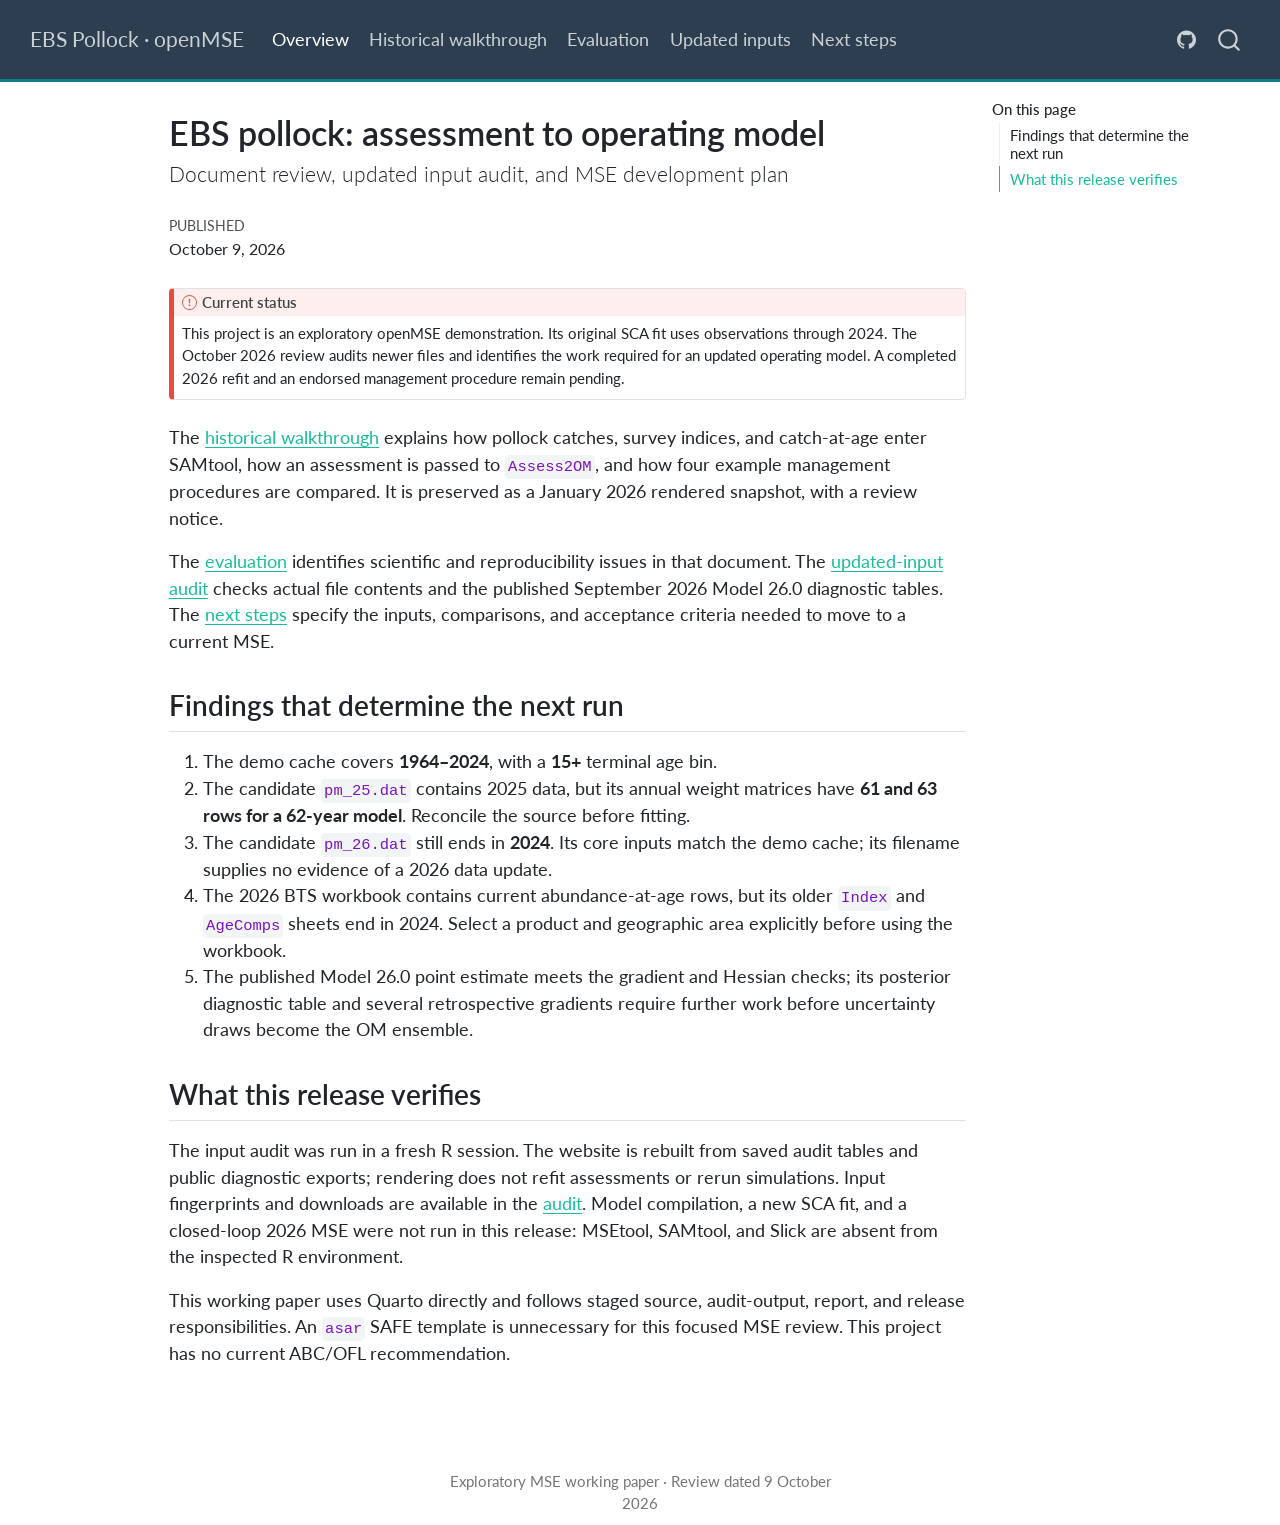
<file: docs/index.html>
<!DOCTYPE html>
<html xmlns="http://www.w3.org/1999/xhtml" lang="en-US" xml:lang="en-US"><head>

<meta charset="utf-8">
<meta name="generator" content="quarto-1.10.18">

<meta name="viewport" content="width=device-width, initial-scale=1.0, user-scalable=yes">

<meta name="dcterms.date" content="2026-10-09">

<title>EBS pollock: assessment to operating model – EBS Pollock · openMSE</title>
<style>
/* Default styles provided by pandoc.
** See https://pandoc.org/MANUAL.html#variables-for-html for config info.
*/
span.smallcaps{font-variant: small-caps;}
div.columns{display: flex; gap: 1.5em;}
div.column{flex: auto;}
@media screen {
div.columns{gap: min(4vw, 1.5em);}
div.column{overflow-x: auto;}
}
div.hanging-indent{margin-left: 1.5em; text-indent: -1.5em;}
ul.task-list{list-style: none;}
ul.task-list li input[type="checkbox"] {
  width: 0.8em;
  margin: 0 0.8em 0.2em -1em; /* quarto-specific, see https://github.com/quarto-dev/quarto-cli/issues/4556 */ 
  vertical-align: middle;
}
</style>


<script src="site_libs/quarto-nav/quarto-nav.js"></script>
<script src="site_libs/quarto-nav/headroom.min.js"></script>
<script src="site_libs/clipboard/clipboard.min.js"></script>
<script src="site_libs/quarto-search/autocomplete.umd.js"></script>
<script src="site_libs/quarto-search/fuse.min.js"></script>
<script src="site_libs/quarto-search/quarto-search.js"></script>
<meta name="quarto:offset" content="./">
<script src="site_libs/quarto-html/quarto.js" type="module"></script>
<script src="site_libs/quarto-html/tabsets/tabsets.js" type="module"></script>
<script src="site_libs/quarto-html/popper.min.js"></script>
<script src="site_libs/quarto-html/tippy.umd.min.js"></script>
<script src="site_libs/quarto-html/anchor.min.js"></script>
<link href="site_libs/quarto-html/tippy.css" rel="stylesheet">
<link href="site_libs/quarto-html/quarto-syntax-highlighting-64a204ab8560d761af7679ceaba22944.css" rel="stylesheet" id="quarto-text-highlighting-styles">
<script src="site_libs/bootstrap/bootstrap.min.js"></script>
<link href="site_libs/bootstrap/bootstrap-icons.css" rel="stylesheet">
<link href="site_libs/bootstrap/bootstrap-9d96f532d65220ca877c0304385df42f.min.css" rel="stylesheet" append-hash="true" id="quarto-bootstrap" data-mode="light">
<script id="quarto-search-options" type="application/json">{
  "location": "navbar",
  "copy-button": false,
  "collapse-after": 3,
  "panel-placement": "end",
  "type": "overlay",
  "limit": 50,
  "keyboard-shortcut": [
    "f",
    "/",
    "s"
  ],
  "show-item-context": false,
  "language": {
    "search-no-results-text": "No results",
    "search-matching-documents-text": "matching documents",
    "search-copy-link-title": "Copy link to search",
    "search-hide-matches-text": "Hide additional matches",
    "search-more-match-text": "more match in this document",
    "search-more-matches-text": "more matches in this document",
    "search-clear-button-title": "Clear",
    "search-text-placeholder": "",
    "search-detached-cancel-button-title": "Cancel",
    "search-submit-button-title": "Submit",
    "search-label": "Search"
  }
}</script>


<link rel="stylesheet" href="site/styles.css">
</head>

<body class="nav-fixed quarto-light">

<div id="quarto-search-results"></div>
  <header id="quarto-header" class="headroom fixed-top">
    <nav class="navbar navbar-expand-lg " data-bs-theme="dark">
      <div class="navbar-container container-fluid">
      <div class="navbar-brand-container mx-auto">
    <a class="navbar-brand" href="./index.html">
    <span class="navbar-title">EBS Pollock · openMSE</span>
    </a>
  </div>
            <div id="quarto-search" class="" title="Search"></div>
          <button class="navbar-toggler" type="button" data-bs-toggle="collapse" data-bs-target="#navbarCollapse" aria-controls="navbarCollapse" role="menu" aria-expanded="false" aria-label="Toggle navigation" onclick="if (window.quartoToggleHeadroom) { window.quartoToggleHeadroom(); }">
  <span class="navbar-toggler-icon"></span>
</button>
          <div class="collapse navbar-collapse" id="navbarCollapse">
            <ul class="navbar-nav navbar-nav-scroll me-auto">
  <li class="nav-item">
    <a class="nav-link active" href="./index.html" aria-current="page"> 
<span class="menu-text">Overview</span></a>
  </li>  
  <li class="nav-item">
    <a class="nav-link" href="./reports/historical-walkthrough.html"> 
<span class="menu-text">Historical walkthrough</span></a>
  </li>  
  <li class="nav-item">
    <a class="nav-link" href="./reports/evaluation.html"> 
<span class="menu-text">Evaluation</span></a>
  </li>  
  <li class="nav-item">
    <a class="nav-link" href="./reports/updated-inputs.html"> 
<span class="menu-text">Updated inputs</span></a>
  </li>  
  <li class="nav-item">
    <a class="nav-link" href="./reports/next-steps.html"> 
<span class="menu-text">Next steps</span></a>
  </li>  
</ul>
            <ul class="navbar-nav navbar-nav-scroll ms-auto">
  <li class="nav-item compact">
    <a class="nav-link" href="https://github.com/jimianelli/openMSE_poll"> <i class="bi bi-github" role="img">
</i> 
<span class="menu-text"></span></a>
  </li>  
</ul>
          </div> <!-- /navcollapse -->
            <div class="quarto-navbar-tools">
</div>
      </div> <!-- /container-fluid -->
    </nav>
</header>
<!-- content -->
<div id="quarto-content" class="quarto-container page-columns page-rows-contents page-layout-article page-navbar">
<!-- sidebar -->
<!-- margin-sidebar -->
    <div id="quarto-margin-sidebar" class="sidebar margin-sidebar">
        <nav id="TOC" role="doc-toc" class="toc-active">
    <h2 id="toc-title">On this page</h2>
   
  <ul class="collapse">
  <li><a href="#findings-that-determine-the-next-run" id="toc-findings-that-determine-the-next-run" class="nav-link active" data-scroll-target="#findings-that-determine-the-next-run">Findings that determine the next run</a></li>
  <li><a href="#what-this-release-verifies" id="toc-what-this-release-verifies" class="nav-link" data-scroll-target="#what-this-release-verifies">What this release verifies</a></li>
  </ul>
</nav>
    </div>
<!-- main -->
<main class="content" id="quarto-document-content">

<header id="title-block-header" class="quarto-title-block default">
<div class="quarto-title">
<h1 class="title">EBS pollock: assessment to operating model</h1>
<p class="subtitle lead">Document review, updated input audit, and MSE development plan</p>
</div>



<div class="quarto-title-meta">

    
    <div>
    <div class="quarto-title-meta-heading">Published</div>
    <div class="quarto-title-meta-contents">
      <p class="date">October 9, 2026</p>
    </div>
  </div>
  
    
  </div>
  


</header>


<div class="callout callout-style-default callout-important callout-titled" title="Current status">
<div class="callout-header d-flex align-content-center">
<div class="callout-icon-container">
<i class="callout-icon"></i>
</div>
<div class="callout-title-container flex-fill">
<span class="screen-reader-only">Important</span>Current status
</div>
</div>
<div class="callout-body-container callout-body">
<p>This project is an exploratory openMSE demonstration. Its original SCA fit uses observations through 2024. The October 2026 review audits newer files and identifies the work required for an updated operating model. A completed 2026 refit and an endorsed management procedure remain pending.</p>
</div>
</div>
<p>The <a href="reports/historical-walkthrough.html">historical walkthrough</a> explains how pollock catches, survey indices, and catch-at-age enter SAMtool, how an assessment is passed to <code>Assess2OM</code>, and how four example management procedures are compared. It is preserved as a January 2026 rendered snapshot, with a review notice.</p>
<p>The <a href="./reports/evaluation.html">evaluation</a> identifies scientific and reproducibility issues in that document. The <a href="./reports/updated-inputs.html">updated-input audit</a> checks actual file contents and the published September 2026 Model 26.0 diagnostic tables. The <a href="./reports/next-steps.html">next steps</a> specify the inputs, comparisons, and acceptance criteria needed to move to a current MSE.</p>
<section id="findings-that-determine-the-next-run" class="level2">
<h2 class="anchored" data-anchor-id="findings-that-determine-the-next-run">Findings that determine the next run</h2>
<ol type="1">
<li>The demo cache covers <strong>1964–2024</strong>, with a <strong>15+</strong> terminal age bin.</li>
<li>The candidate <code>pm_25.dat</code> contains 2025 data, but its annual weight matrices have <strong>61 and 63 rows for a 62-year model</strong>. Reconcile the source before fitting.</li>
<li>The candidate <code>pm_26.dat</code> still ends in <strong>2024</strong>. Its core inputs match the demo cache; its filename supplies no evidence of a 2026 data update.</li>
<li>The 2026 BTS workbook contains current abundance-at-age rows, but its older <code>Index</code> and <code>AgeComps</code> sheets end in 2024. Select a product and geographic area explicitly before using the workbook.</li>
<li>The published Model 26.0 point estimate meets the gradient and Hessian checks; its posterior diagnostic table and several retrospective gradients require further work before uncertainty draws become the OM ensemble.</li>
</ol>
</section>
<section id="what-this-release-verifies" class="level2">
<h2 class="anchored" data-anchor-id="what-this-release-verifies">What this release verifies</h2>
<p>The input audit was run in a fresh R session. The website is rebuilt from saved audit tables and public diagnostic exports; rendering does not refit assessments or rerun simulations. Input fingerprints and downloads are available in the <a href="./reports/updated-inputs.html#provenance">audit</a>. Model compilation, a new SCA fit, and a closed-loop 2026 MSE were not run in this release: MSEtool, SAMtool, and Slick are absent from the inspected R environment.</p>
<p>This working paper uses Quarto directly and follows staged source, audit-output, report, and release responsibilities. An <code>asar</code> SAFE template is unnecessary for this focused MSE review. This project has no current ABC/OFL recommendation.</p>


</section>

</main> <!-- /main -->
<script id="quarto-html-after-body" type="application/javascript">
  window.document.addEventListener("DOMContentLoaded", function (event) {
    const icon = "";
    const anchorJS = new window.AnchorJS();
    anchorJS.options = {
      placement: 'right',
      icon: icon
    };
    anchorJS.add('.anchored');
    const isCodeAnnotation = (el) => {
      for (const clz of el.classList) {
        if (clz.startsWith('code-annotation-')) {                     
          return true;
        }
      }
      return false;
    }
    const onCopySuccess = function(e) {
      // button target
      const button = e.trigger;
      // don't keep focus
      button.blur();
      // flash "checked"
      button.classList.add('code-copy-button-checked');
      var currentTitle = button.getAttribute("title");
      button.setAttribute("title", "Copied!");
      let tooltip;
      if (window.bootstrap) {
        button.setAttribute("data-bs-toggle", "tooltip");
        button.setAttribute("data-bs-placement", "left");
        button.setAttribute("data-bs-title", "Copied!");
        tooltip = new bootstrap.Tooltip(button, 
          { trigger: "manual", 
            customClass: "code-copy-button-tooltip",
            offset: [0, -8]});
        tooltip.show();    
      }
      setTimeout(function() {
        if (tooltip) {
          tooltip.hide();
          button.removeAttribute("data-bs-title");
          button.removeAttribute("data-bs-toggle");
          button.removeAttribute("data-bs-placement");
        }
        button.setAttribute("title", currentTitle);
        button.classList.remove('code-copy-button-checked');
      }, 1000);
      // clear code selection
      e.clearSelection();
    }
    const getTextToCopy = function(trigger) {
      const outerScaffold = trigger.parentElement.cloneNode(true);
      const codeEl = outerScaffold.querySelector('code');
      for (const childEl of codeEl.children) {
        if (isCodeAnnotation(childEl)) {
          childEl.remove();
        }
      }
      return codeEl.innerText;
    }
    const clipboard = new window.ClipboardJS('.code-copy-button:not([data-in-quarto-modal])', {
      text: getTextToCopy
    });
    clipboard.on('success', onCopySuccess);
    if (window.document.getElementById('quarto-embedded-source-code-modal')) {
      const clipboardModal = new window.ClipboardJS('.code-copy-button[data-in-quarto-modal]', {
        text: getTextToCopy,
        container: window.document.getElementById('quarto-embedded-source-code-modal')
      });
      clipboardModal.on('success', onCopySuccess);
    }
      var localhostRegex = new RegExp(/^(?:http|https):\/\/localhost\:?[0-9]*\//);
      var mailtoRegex = new RegExp(/^mailto:/);
        var filterRegex = new RegExp("https:\/\/jimianelli\.github\.io\/openMSE_poll\/");
      var isInternal = (href) => {
          return filterRegex.test(href) || localhostRegex.test(href) || mailtoRegex.test(href);
      }
      // Inspect non-navigation links and adorn them if external
     var links = window.document.querySelectorAll('a[href]:not(.nav-link):not(.navbar-brand):not(.toc-action):not(.sidebar-link):not(.sidebar-item-toggle):not(.pagination-link):not(.no-external):not([aria-hidden]):not(.dropdown-item):not(.quarto-navigation-tool):not(.about-link)');
      for (var i=0; i<links.length; i++) {
        const link = links[i];
        if (!isInternal(link.href)) {
          // undo the damage that might have been done by quarto-nav.js in the case of
          // links that we want to consider external
          if (link.dataset.originalHref !== undefined) {
            link.href = link.dataset.originalHref;
          }
        }
      }
    function tippyHover(el, contentFn, onTriggerFn, onUntriggerFn) {
      const config = {
        allowHTML: true,
        maxWidth: 500,
        delay: 100,
        arrow: false,
        appendTo: function(el) {
            return el.parentElement;
        },
        interactive: true,
        interactiveBorder: 10,
        theme: 'quarto',
        placement: 'bottom-start',
      };
      if (contentFn) {
        config.content = contentFn;
      }
      if (onTriggerFn) {
        config.onTrigger = onTriggerFn;
      }
      if (onUntriggerFn) {
        config.onUntrigger = onUntriggerFn;
      }
      window.tippy(el, config); 
    }
    const noterefs = window.document.querySelectorAll('a[role="doc-noteref"]');
    for (var i=0; i<noterefs.length; i++) {
      const ref = noterefs[i];
      tippyHover(ref, function() {
        // use id or data attribute instead here
        let href = ref.getAttribute('data-footnote-href') || ref.getAttribute('href');
        try { href = new URL(href).hash; } catch {}
        const id = href.replace(/^#\/?/, "");
        const note = window.document.getElementById(id);
        if (note) {
          return note.innerHTML;
        } else {
          return "";
        }
      });
    }
    const xrefs = window.document.querySelectorAll('a.quarto-xref');
    const processXRef = (id, note) => {
      // Strip column container classes
      const stripColumnClz = (el) => {
        el.classList.remove("page-full", "page-columns");
        if (el.children) {
          for (const child of el.children) {
            stripColumnClz(child);
          }
        }
      }
      stripColumnClz(note)
      if (id === null || id.startsWith('sec-')) {
        // Special case sections, only their first couple elements
        const container = document.createElement("div");
        if (note.children && note.children.length > 2) {
          container.appendChild(note.children[0].cloneNode(true));
          for (let i = 1; i < note.children.length; i++) {
            const child = note.children[i];
            if (child.tagName === "P" && child.innerText === "") {
              continue;
            } else {
              container.appendChild(child.cloneNode(true));
              break;
            }
          }
          if (window.Quarto?.typesetMath) {
            window.Quarto.typesetMath(container);
          }
          return container.innerHTML
        } else {
          if (window.Quarto?.typesetMath) {
            window.Quarto.typesetMath(note);
          }
          return note.innerHTML;
        }
      } else {
        // Remove any anchor links if they are present
        const anchorLink = note.querySelector('a.anchorjs-link');
        if (anchorLink) {
          anchorLink.remove();
        }
        if (window.Quarto?.typesetMath) {
          window.Quarto.typesetMath(note);
        }
        if (note.classList.contains("callout")) {
          return note.outerHTML;
        } else {
          return note.innerHTML;
        }
      }
    }
    for (var i=0; i<xrefs.length; i++) {
      const xref = xrefs[i];
      tippyHover(xref, undefined, function(instance) {
        instance.disable();
        let url = xref.getAttribute('href');
        let hash = undefined; 
        if (url.startsWith('#')) {
          hash = url;
        } else {
          try { hash = new URL(url).hash; } catch {}
        }
        if (hash) {
          const id = hash.replace(/^#\/?/, "");
          const note = window.document.getElementById(id);
          if (note !== null) {
            try {
              const html = processXRef(id, note.cloneNode(true));
              instance.setContent(html);
            } finally {
              instance.enable();
              instance.show();
            }
          } else {
            // See if we can fetch this
            fetch(url.split('#')[0])
            .then(res => res.text())
            .then(html => {
              const parser = new DOMParser();
              const htmlDoc = parser.parseFromString(html, "text/html");
              const note = htmlDoc.getElementById(id);
              if (note !== null) {
                const html = processXRef(id, note);
                instance.setContent(html);
              } 
            }).finally(() => {
              instance.enable();
              instance.show();
            });
          }
        } else {
          // See if we can fetch a full url (with no hash to target)
          // This is a special case and we should probably do some content thinning / targeting
          fetch(url)
          .then(res => res.text())
          .then(html => {
            const parser = new DOMParser();
            const htmlDoc = parser.parseFromString(html, "text/html");
            const note = htmlDoc.querySelector('main.content');
            if (note !== null) {
              // This should only happen for chapter cross references
              // (since there is no id in the URL)
              // remove the first header
              if (note.children.length > 0 && note.children[0].tagName === "HEADER") {
                note.children[0].remove();
              }
              const html = processXRef(null, note);
              instance.setContent(html);
            } 
          }).finally(() => {
            instance.enable();
            instance.show();
          });
        }
      }, function(instance) {
      });
    }
        let selectedAnnoteEl;
        const selectorForAnnotation = ( cell, annotation) => {
          let cellAttr = 'data-code-cell="' + cell + '"';
          let lineAttr = 'data-code-annotation="' +  annotation + '"';
          const selector = 'span[' + cellAttr + '][' + lineAttr + ']';
          return selector;
        }
        const selectCodeLines = (annoteEl) => {
          const doc = window.document;
          const targetCell = annoteEl.getAttribute("data-target-cell");
          const targetAnnotation = annoteEl.getAttribute("data-target-annotation");
          const annoteSpan = window.document.querySelector(selectorForAnnotation(targetCell, targetAnnotation));
          const lines = annoteSpan.getAttribute("data-code-lines").split(",");
          const lineIds = lines.map((line) => {
            return targetCell + "-" + line;
          })
          let top = null;
          let height = null;
          let parent = null;
          if (lineIds.length > 0) {
              //compute the position of the single el (top and bottom and make a div)
              const el = window.document.getElementById(lineIds[0]);
              top = el.offsetTop;
              height = el.offsetHeight;
              parent = el.parentElement.parentElement;
            if (lineIds.length > 1) {
              const lastEl = window.document.getElementById(lineIds[lineIds.length - 1]);
              const bottom = lastEl.offsetTop + lastEl.offsetHeight;
              height = bottom - top;
            }
            if (top !== null && height !== null && parent !== null) {
              // cook up a div (if necessary) and position it 
              let div = window.document.getElementById("code-annotation-line-highlight");
              if (div === null) {
                div = window.document.createElement("div");
                div.setAttribute("id", "code-annotation-line-highlight");
                div.style.position = 'absolute';
                parent.appendChild(div);
              }
              div.style.top = top - 2 + "px";
              div.style.height = height + 4 + "px";
              div.style.left = 0;
              let gutterDiv = window.document.getElementById("code-annotation-line-highlight-gutter");
              if (gutterDiv === null) {
                gutterDiv = window.document.createElement("div");
                gutterDiv.setAttribute("id", "code-annotation-line-highlight-gutter");
                gutterDiv.style.position = 'absolute';
                const codeCell = window.document.getElementById(targetCell);
                const gutter = codeCell.querySelector('.code-annotation-gutter');
                gutter.appendChild(gutterDiv);
              }
              gutterDiv.style.top = top - 2 + "px";
              gutterDiv.style.height = height + 4 + "px";
            }
            selectedAnnoteEl = annoteEl;
          }
        };
        const unselectCodeLines = () => {
          const elementsIds = ["code-annotation-line-highlight", "code-annotation-line-highlight-gutter"];
          elementsIds.forEach((elId) => {
            const div = window.document.getElementById(elId);
            if (div) {
              div.remove();
            }
          });
          selectedAnnoteEl = undefined;
        };
          // Handle positioning of the toggle
      window.addEventListener(
        "resize",
        throttle(() => {
          elRect = undefined;
          if (selectedAnnoteEl) {
            selectCodeLines(selectedAnnoteEl);
          }
        }, 10)
      );
      function throttle(fn, ms) {
      let throttle = false;
      let timer;
        return (...args) => {
          if(!throttle) { // first call gets through
              fn.apply(this, args);
              throttle = true;
          } else { // all the others get throttled
              if(timer) clearTimeout(timer); // cancel #2
              timer = setTimeout(() => {
                fn.apply(this, args);
                timer = throttle = false;
              }, ms);
          }
        };
      }
        // Attach click handler to the DT
        const annoteDls = window.document.querySelectorAll('dt[data-target-cell]');
        for (const annoteDlNode of annoteDls) {
          annoteDlNode.addEventListener('click', (event) => {
            const clickedEl = event.target;
            if (clickedEl !== selectedAnnoteEl) {
              unselectCodeLines();
              const activeEl = window.document.querySelector('dt[data-target-cell].code-annotation-active');
              if (activeEl) {
                activeEl.classList.remove('code-annotation-active');
              }
              selectCodeLines(clickedEl);
              clickedEl.classList.add('code-annotation-active');
            } else {
              // Unselect the line
              unselectCodeLines();
              clickedEl.classList.remove('code-annotation-active');
            }
          });
        }
    const findCites = (el) => {
      const parentEl = el.parentElement;
      if (parentEl) {
        const cites = parentEl.dataset.cites;
        if (cites) {
          return {
            el,
            cites: cites.split(' ')
          };
        } else {
          return findCites(el.parentElement)
        }
      } else {
        return undefined;
      }
    };
    var bibliorefs = window.document.querySelectorAll('a[role="doc-biblioref"]');
    for (var i=0; i<bibliorefs.length; i++) {
      const ref = bibliorefs[i];
      const citeInfo = findCites(ref);
      if (citeInfo) {
        tippyHover(citeInfo.el, function() {
          var popup = window.document.createElement('div');
          citeInfo.cites.forEach(function(cite) {
            var citeDiv = window.document.createElement('div');
            citeDiv.classList.add('hanging-indent');
            citeDiv.classList.add('csl-entry');
            var biblioDiv = window.document.getElementById('ref-' + cite);
            if (biblioDiv) {
              citeDiv.innerHTML = biblioDiv.innerHTML;
            }
            popup.appendChild(citeDiv);
          });
          return popup.innerHTML;
        });
      }
    }
  });
  </script>
</div> <!-- /content -->
<footer class="footer">
  <div class="nav-footer">
    <div class="nav-footer-left">
      &nbsp;
    </div>   
    <div class="nav-footer-center">
<p>Exploratory MSE working paper · Review dated 9 October 2026</p>
</div>
    <div class="nav-footer-right">
      &nbsp;
    </div>
  </div>
</footer>




</body></html>
</file>
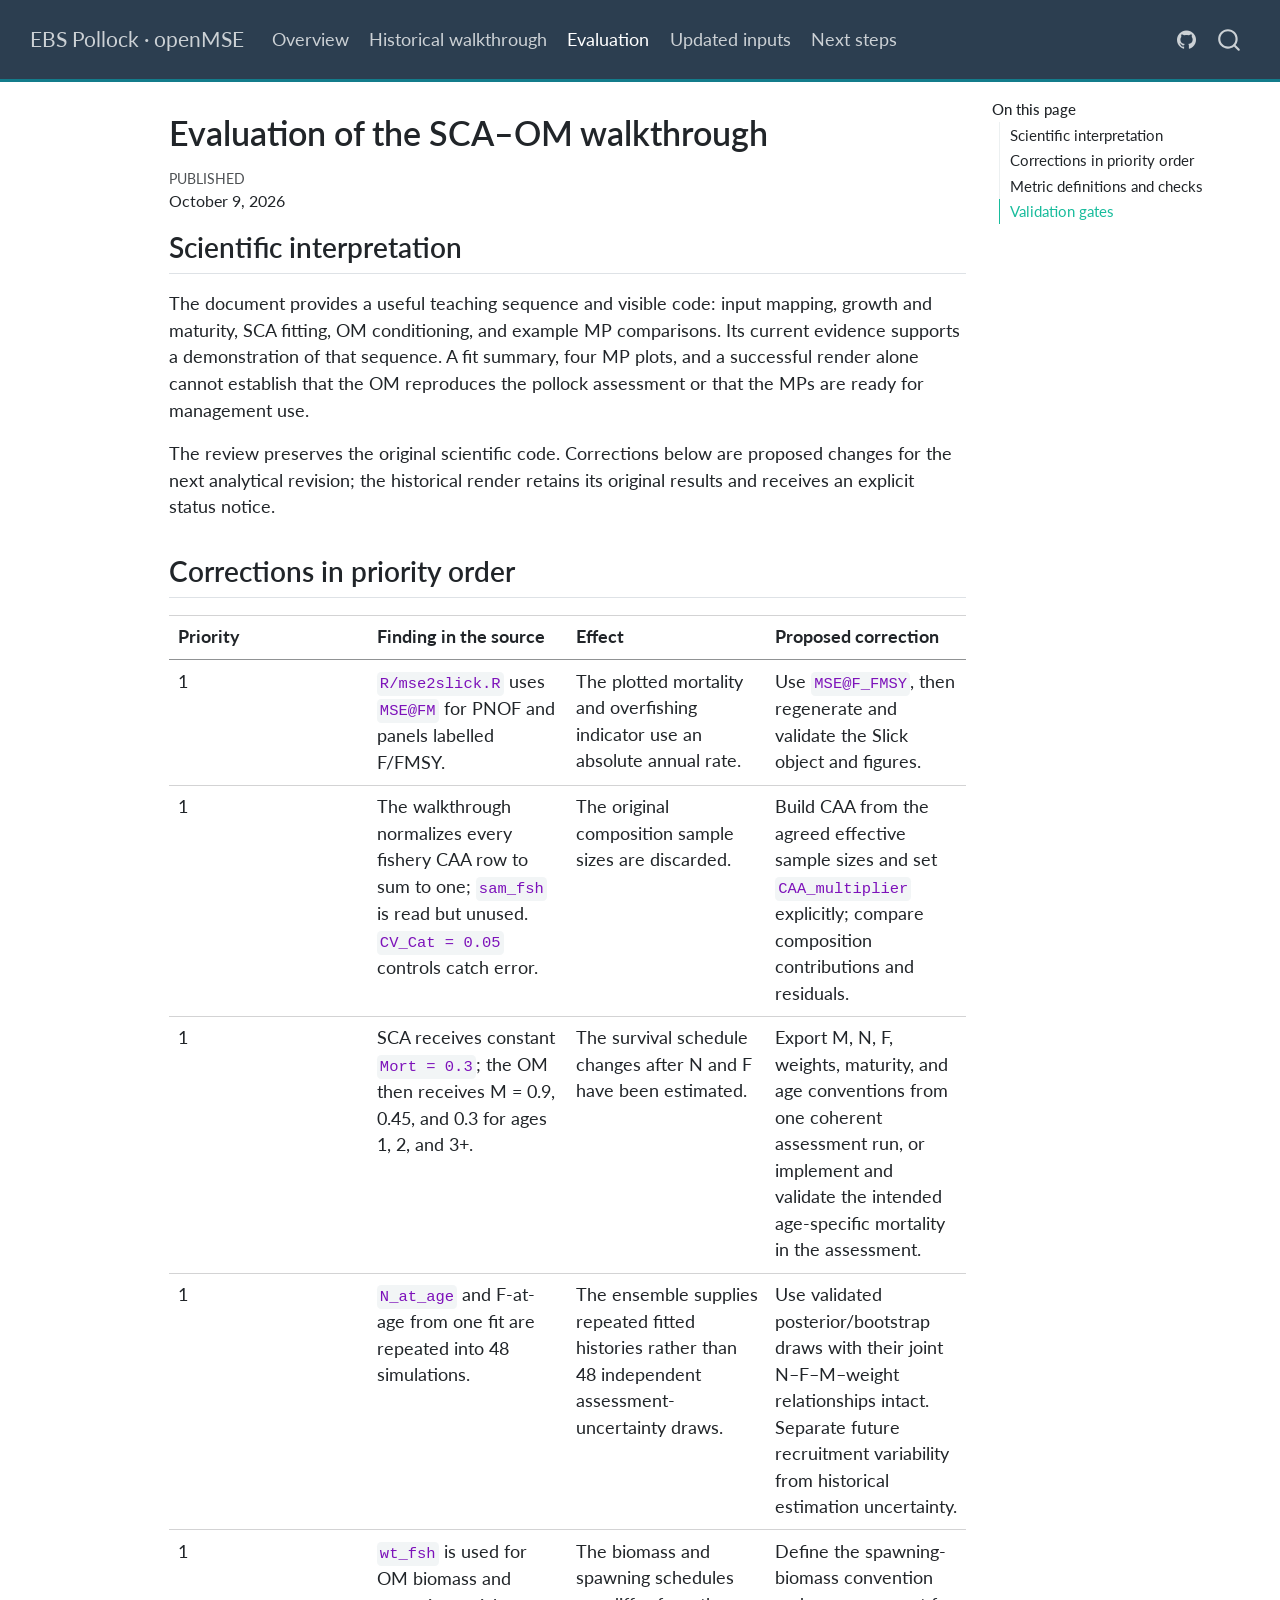
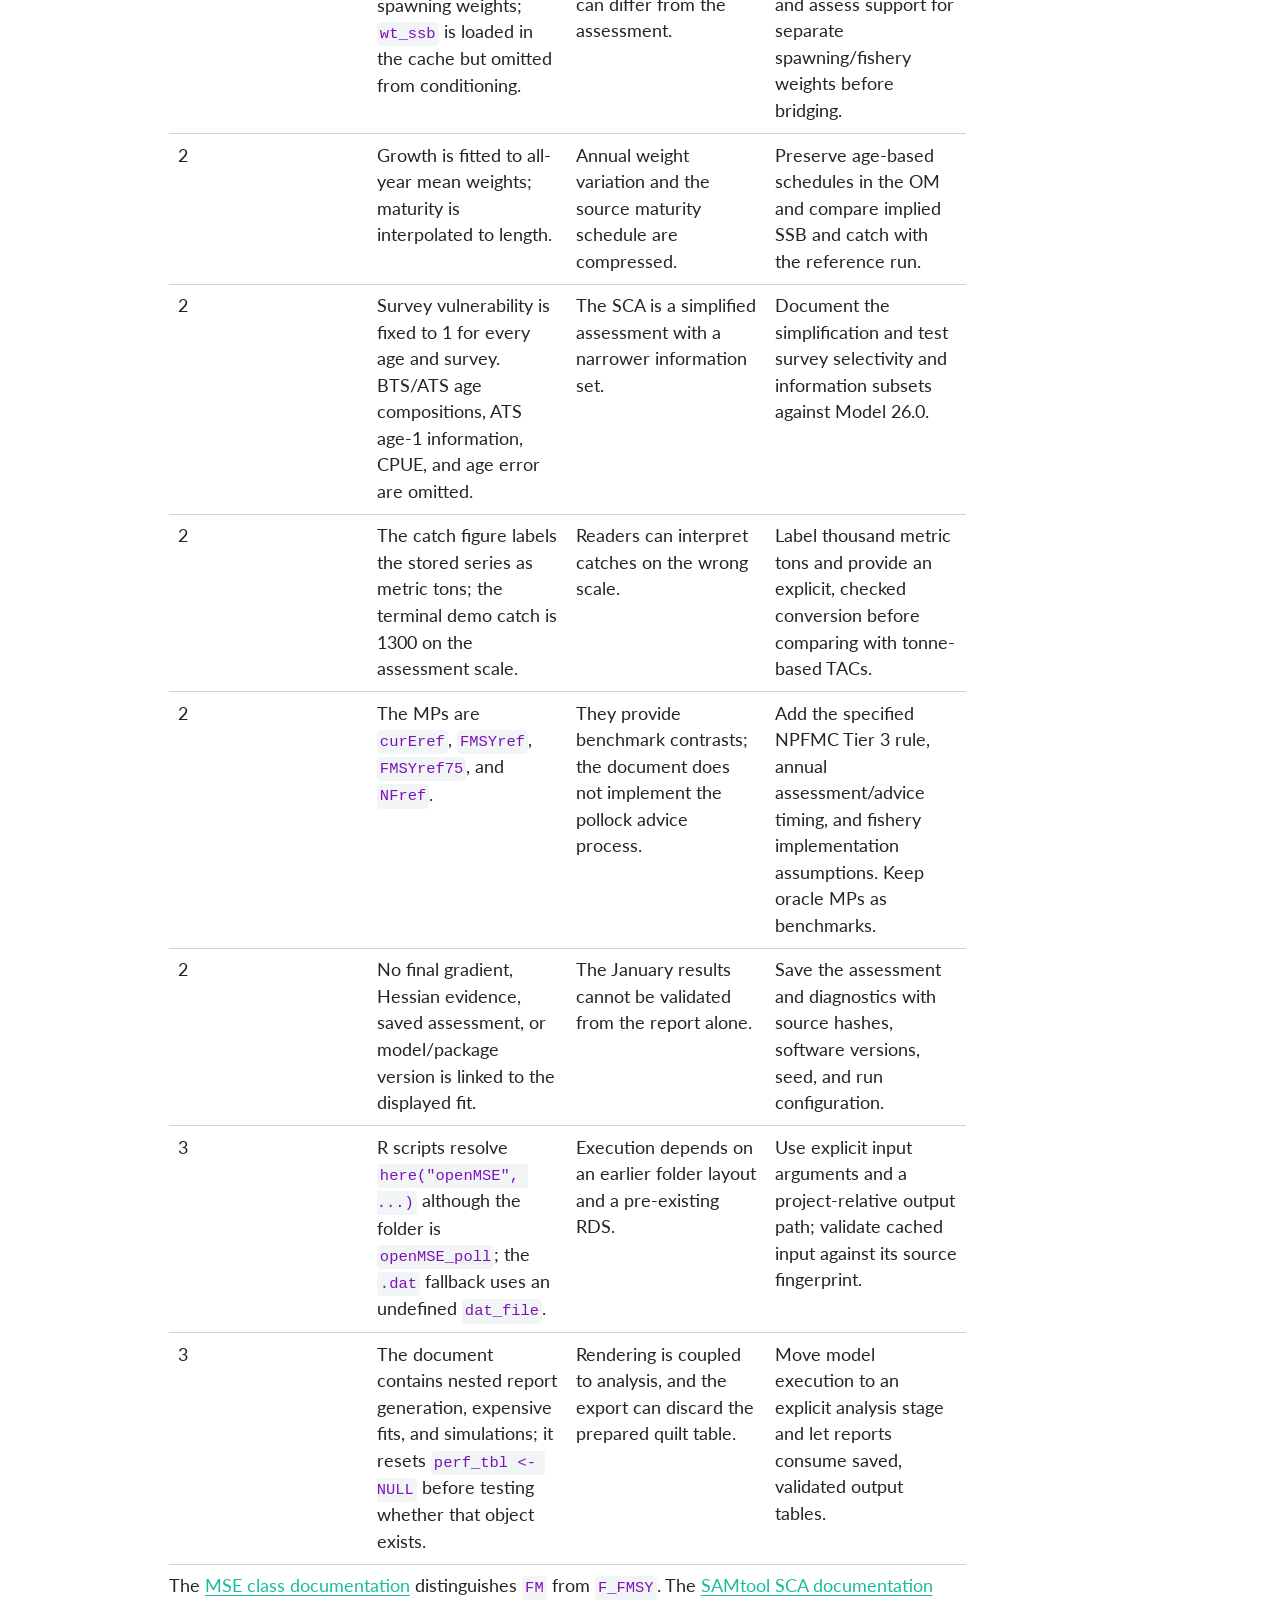
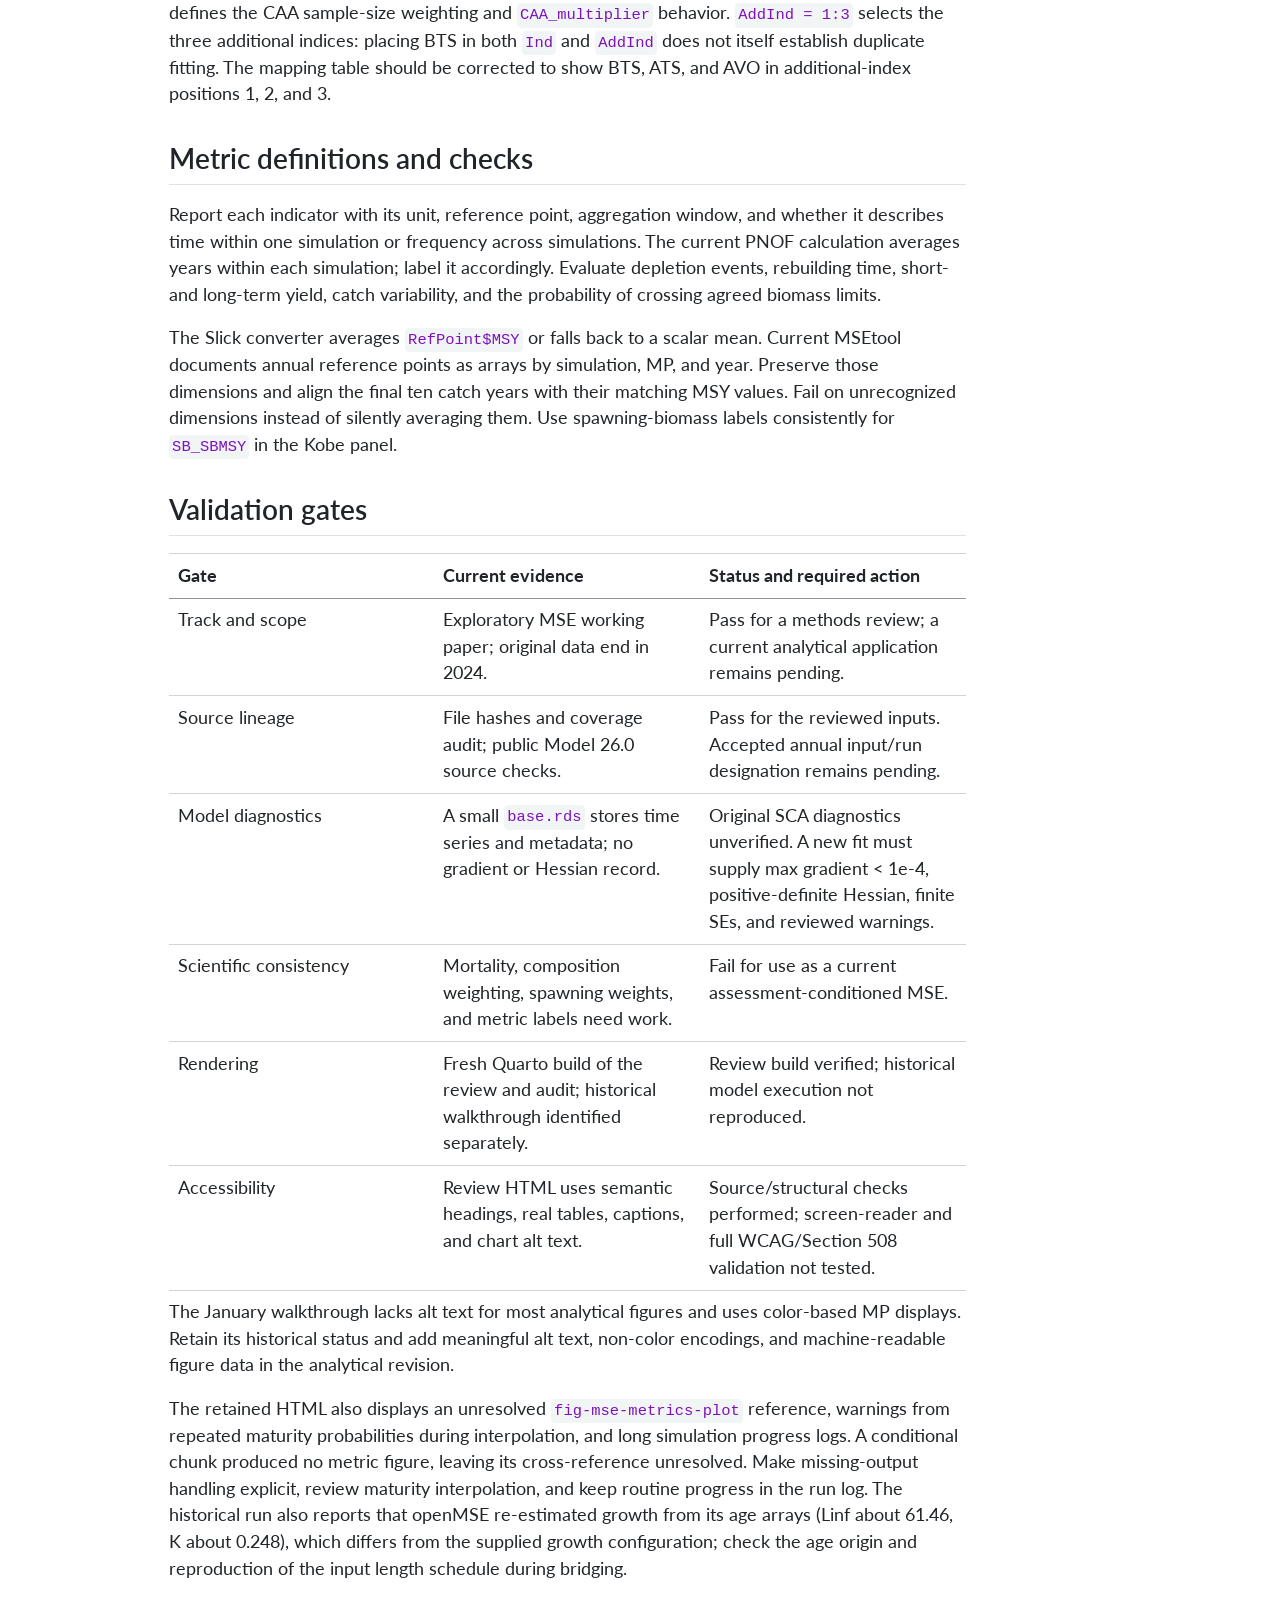
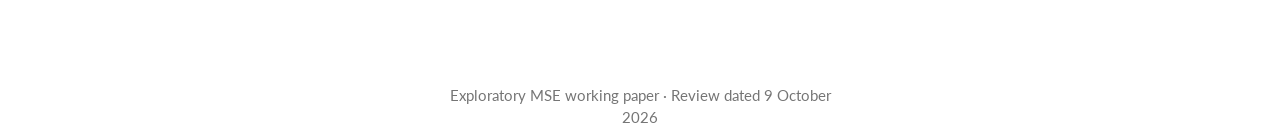
<file: docs/reports/evaluation.html>
<!DOCTYPE html>
<html xmlns="http://www.w3.org/1999/xhtml" lang="en-US" xml:lang="en-US"><head>

<meta charset="utf-8">
<meta name="generator" content="quarto-1.10.18">

<meta name="viewport" content="width=device-width, initial-scale=1.0, user-scalable=yes">

<meta name="dcterms.date" content="2026-10-09">

<title>Evaluation of the SCA–OM walkthrough – EBS Pollock · openMSE</title>
<style>
/* Default styles provided by pandoc.
** See https://pandoc.org/MANUAL.html#variables-for-html for config info.
*/
span.smallcaps{font-variant: small-caps;}
div.columns{display: flex; gap: 1.5em;}
div.column{flex: auto;}
@media screen {
div.columns{gap: min(4vw, 1.5em);}
div.column{overflow-x: auto;}
}
div.hanging-indent{margin-left: 1.5em; text-indent: -1.5em;}
ul.task-list{list-style: none;}
ul.task-list li input[type="checkbox"] {
  width: 0.8em;
  margin: 0 0.8em 0.2em -1em; /* quarto-specific, see https://github.com/quarto-dev/quarto-cli/issues/4556 */ 
  vertical-align: middle;
}
</style>


<script src="../site_libs/quarto-nav/quarto-nav.js"></script>
<script src="../site_libs/quarto-nav/headroom.min.js"></script>
<script src="../site_libs/clipboard/clipboard.min.js"></script>
<script src="../site_libs/quarto-search/autocomplete.umd.js"></script>
<script src="../site_libs/quarto-search/fuse.min.js"></script>
<script src="../site_libs/quarto-search/quarto-search.js"></script>
<meta name="quarto:offset" content="../">
<script src="../site_libs/quarto-html/quarto.js" type="module"></script>
<script src="../site_libs/quarto-html/tabsets/tabsets.js" type="module"></script>
<script src="../site_libs/quarto-html/popper.min.js"></script>
<script src="../site_libs/quarto-html/tippy.umd.min.js"></script>
<script src="../site_libs/quarto-html/anchor.min.js"></script>
<link href="../site_libs/quarto-html/tippy.css" rel="stylesheet">
<link href="../site_libs/quarto-html/quarto-syntax-highlighting-64a204ab8560d761af7679ceaba22944.css" rel="stylesheet" id="quarto-text-highlighting-styles">
<script src="../site_libs/bootstrap/bootstrap.min.js"></script>
<link href="../site_libs/bootstrap/bootstrap-icons.css" rel="stylesheet">
<link href="../site_libs/bootstrap/bootstrap-9d96f532d65220ca877c0304385df42f.min.css" rel="stylesheet" append-hash="true" id="quarto-bootstrap" data-mode="light">
<script id="quarto-search-options" type="application/json">{
  "location": "navbar",
  "copy-button": false,
  "collapse-after": 3,
  "panel-placement": "end",
  "type": "overlay",
  "limit": 50,
  "keyboard-shortcut": [
    "f",
    "/",
    "s"
  ],
  "show-item-context": false,
  "language": {
    "search-no-results-text": "No results",
    "search-matching-documents-text": "matching documents",
    "search-copy-link-title": "Copy link to search",
    "search-hide-matches-text": "Hide additional matches",
    "search-more-match-text": "more match in this document",
    "search-more-matches-text": "more matches in this document",
    "search-clear-button-title": "Clear",
    "search-text-placeholder": "",
    "search-detached-cancel-button-title": "Cancel",
    "search-submit-button-title": "Submit",
    "search-label": "Search"
  }
}</script>


<link rel="stylesheet" href="../site/styles.css">
</head>

<body class="nav-fixed quarto-light">

<div id="quarto-search-results"></div>
  <header id="quarto-header" class="headroom fixed-top">
    <nav class="navbar navbar-expand-lg " data-bs-theme="dark">
      <div class="navbar-container container-fluid">
      <div class="navbar-brand-container mx-auto">
    <a class="navbar-brand" href="../index.html">
    <span class="navbar-title">EBS Pollock · openMSE</span>
    </a>
  </div>
            <div id="quarto-search" class="" title="Search"></div>
          <button class="navbar-toggler" type="button" data-bs-toggle="collapse" data-bs-target="#navbarCollapse" aria-controls="navbarCollapse" role="menu" aria-expanded="false" aria-label="Toggle navigation" onclick="if (window.quartoToggleHeadroom) { window.quartoToggleHeadroom(); }">
  <span class="navbar-toggler-icon"></span>
</button>
          <div class="collapse navbar-collapse" id="navbarCollapse">
            <ul class="navbar-nav navbar-nav-scroll me-auto">
  <li class="nav-item">
    <a class="nav-link" href="../index.html"> 
<span class="menu-text">Overview</span></a>
  </li>  
  <li class="nav-item">
    <a class="nav-link" href="../reports/historical-walkthrough.html"> 
<span class="menu-text">Historical walkthrough</span></a>
  </li>  
  <li class="nav-item">
    <a class="nav-link active" href="../reports/evaluation.html" aria-current="page"> 
<span class="menu-text">Evaluation</span></a>
  </li>  
  <li class="nav-item">
    <a class="nav-link" href="../reports/updated-inputs.html"> 
<span class="menu-text">Updated inputs</span></a>
  </li>  
  <li class="nav-item">
    <a class="nav-link" href="../reports/next-steps.html"> 
<span class="menu-text">Next steps</span></a>
  </li>  
</ul>
            <ul class="navbar-nav navbar-nav-scroll ms-auto">
  <li class="nav-item compact">
    <a class="nav-link" href="https://github.com/jimianelli/openMSE_poll"> <i class="bi bi-github" role="img">
</i> 
<span class="menu-text"></span></a>
  </li>  
</ul>
          </div> <!-- /navcollapse -->
            <div class="quarto-navbar-tools">
</div>
      </div> <!-- /container-fluid -->
    </nav>
</header>
<!-- content -->
<div id="quarto-content" class="quarto-container page-columns page-rows-contents page-layout-article page-navbar">
<!-- sidebar -->
<!-- margin-sidebar -->
    <div id="quarto-margin-sidebar" class="sidebar margin-sidebar">
        <nav id="TOC" role="doc-toc" class="toc-active">
    <h2 id="toc-title">On this page</h2>
   
  <ul class="collapse">
  <li><a href="#scientific-interpretation" id="toc-scientific-interpretation" class="nav-link active" data-scroll-target="#scientific-interpretation">Scientific interpretation</a></li>
  <li><a href="#corrections-in-priority-order" id="toc-corrections-in-priority-order" class="nav-link" data-scroll-target="#corrections-in-priority-order">Corrections in priority order</a></li>
  <li><a href="#metric-definitions-and-checks" id="toc-metric-definitions-and-checks" class="nav-link" data-scroll-target="#metric-definitions-and-checks">Metric definitions and checks</a></li>
  <li><a href="#validation-gates" id="toc-validation-gates" class="nav-link" data-scroll-target="#validation-gates">Validation gates</a></li>
  </ul>
</nav>
    </div>
<!-- main -->
<main class="content" id="quarto-document-content">

<header id="title-block-header" class="quarto-title-block default">
<div class="quarto-title">
<h1 class="title">Evaluation of the SCA–OM walkthrough</h1>
</div>



<div class="quarto-title-meta">

    
    <div>
    <div class="quarto-title-meta-heading">Published</div>
    <div class="quarto-title-meta-contents">
      <p class="date">October 9, 2026</p>
    </div>
  </div>
  
    
  </div>
  


</header>


<section id="scientific-interpretation" class="level2">
<h2 class="anchored" data-anchor-id="scientific-interpretation">Scientific interpretation</h2>
<p>The document provides a useful teaching sequence and visible code: input mapping, growth and maturity, SCA fitting, OM conditioning, and example MP comparisons. Its current evidence supports a demonstration of that sequence. A fit summary, four MP plots, and a successful render alone cannot establish that the OM reproduces the pollock assessment or that the MPs are ready for management use.</p>
<p>The review preserves the original scientific code. Corrections below are proposed changes for the next analytical revision; the historical render retains its original results and receives an explicit status notice.</p>
</section>
<section id="corrections-in-priority-order" class="level2">
<h2 class="anchored" data-anchor-id="corrections-in-priority-order">Corrections in priority order</h2>
<table class="caption-top table">
<colgroup>
<col style="width: 25%">
<col style="width: 25%">
<col style="width: 25%">
<col style="width: 25%">
</colgroup>
<thead>
<tr class="header">
<th style="text-align: left;">Priority</th>
<th style="text-align: left;">Finding in the source</th>
<th style="text-align: left;">Effect</th>
<th style="text-align: left;">Proposed correction</th>
</tr>
</thead>
<tbody>
<tr class="odd">
<td style="text-align: left;">1</td>
<td style="text-align: left;"><code>R/mse2slick.R</code> uses <code>MSE@FM</code> for PNOF and panels labelled F/FMSY.</td>
<td style="text-align: left;">The plotted mortality and overfishing indicator use an absolute annual rate.</td>
<td style="text-align: left;">Use <code>MSE@F_FMSY</code>, then regenerate and validate the Slick object and figures.</td>
</tr>
<tr class="even">
<td style="text-align: left;">1</td>
<td style="text-align: left;">The walkthrough normalizes every fishery CAA row to sum to one; <code>sam_fsh</code> is read but unused. <code>CV_Cat = 0.05</code> controls catch error.</td>
<td style="text-align: left;">The original composition sample sizes are discarded.</td>
<td style="text-align: left;">Build CAA from the agreed effective sample sizes and set <code>CAA_multiplier</code> explicitly; compare composition contributions and residuals.</td>
</tr>
<tr class="odd">
<td style="text-align: left;">1</td>
<td style="text-align: left;">SCA receives constant <code>Mort = 0.3</code>; the OM then receives M = 0.9, 0.45, and 0.3 for ages 1, 2, and 3+.</td>
<td style="text-align: left;">The survival schedule changes after N and F have been estimated.</td>
<td style="text-align: left;">Export M, N, F, weights, maturity, and age conventions from one coherent assessment run, or implement and validate the intended age-specific mortality in the assessment.</td>
</tr>
<tr class="even">
<td style="text-align: left;">1</td>
<td style="text-align: left;"><code>N_at_age</code> and F-at-age from one fit are repeated into 48 simulations.</td>
<td style="text-align: left;">The ensemble supplies repeated fitted histories rather than 48 independent assessment-uncertainty draws.</td>
<td style="text-align: left;">Use validated posterior/bootstrap draws with their joint N–F–M–weight relationships intact. Separate future recruitment variability from historical estimation uncertainty.</td>
</tr>
<tr class="odd">
<td style="text-align: left;">1</td>
<td style="text-align: left;"><code>wt_fsh</code> is used for OM biomass and spawning weights; <code>wt_ssb</code> is loaded in the cache but omitted from conditioning.</td>
<td style="text-align: left;">The biomass and spawning schedules can differ from the assessment.</td>
<td style="text-align: left;">Define the spawning-biomass convention and assess support for separate spawning/fishery weights before bridging.</td>
</tr>
<tr class="even">
<td style="text-align: left;">2</td>
<td style="text-align: left;">Growth is fitted to all-year mean weights; maturity is interpolated to length.</td>
<td style="text-align: left;">Annual weight variation and the source maturity schedule are compressed.</td>
<td style="text-align: left;">Preserve age-based schedules in the OM and compare implied SSB and catch with the reference run.</td>
</tr>
<tr class="odd">
<td style="text-align: left;">2</td>
<td style="text-align: left;">Survey vulnerability is fixed to 1 for every age and survey. BTS/ATS age compositions, ATS age-1 information, CPUE, and age error are omitted.</td>
<td style="text-align: left;">The SCA is a simplified assessment with a narrower information set.</td>
<td style="text-align: left;">Document the simplification and test survey selectivity and information subsets against Model 26.0.</td>
</tr>
<tr class="even">
<td style="text-align: left;">2</td>
<td style="text-align: left;">The catch figure labels the stored series as metric tons; the terminal demo catch is 1300 on the assessment scale.</td>
<td style="text-align: left;">Readers can interpret catches on the wrong scale.</td>
<td style="text-align: left;">Label thousand metric tons and provide an explicit, checked conversion before comparing with tonne-based TACs.</td>
</tr>
<tr class="odd">
<td style="text-align: left;">2</td>
<td style="text-align: left;">The MPs are <code>curEref</code>, <code>FMSYref</code>, <code>FMSYref75</code>, and <code>NFref</code>.</td>
<td style="text-align: left;">They provide benchmark contrasts; the document does not implement the pollock advice process.</td>
<td style="text-align: left;">Add the specified NPFMC Tier 3 rule, annual assessment/advice timing, and fishery implementation assumptions. Keep oracle MPs as benchmarks.</td>
</tr>
<tr class="even">
<td style="text-align: left;">2</td>
<td style="text-align: left;">No final gradient, Hessian evidence, saved assessment, or model/package version is linked to the displayed fit.</td>
<td style="text-align: left;">The January results cannot be validated from the report alone.</td>
<td style="text-align: left;">Save the assessment and diagnostics with source hashes, software versions, seed, and run configuration.</td>
</tr>
<tr class="odd">
<td style="text-align: left;">3</td>
<td style="text-align: left;">R scripts resolve <code>here("openMSE", ...)</code> although the folder is <code>openMSE_poll</code>; the <code>.dat</code> fallback uses an undefined <code>dat_file</code>.</td>
<td style="text-align: left;">Execution depends on an earlier folder layout and a pre-existing RDS.</td>
<td style="text-align: left;">Use explicit input arguments and a project-relative output path; validate cached input against its source fingerprint.</td>
</tr>
<tr class="even">
<td style="text-align: left;">3</td>
<td style="text-align: left;">The document contains nested report generation, expensive fits, and simulations; it resets <code>perf_tbl &lt;- NULL</code> before testing whether that object exists.</td>
<td style="text-align: left;">Rendering is coupled to analysis, and the export can discard the prepared quilt table.</td>
<td style="text-align: left;">Move model execution to an explicit analysis stage and let reports consume saved, validated output tables.</td>
</tr>
</tbody>
</table>
<p>The <a href="https://msetool.openmse.com/reference/MSE-class.html">MSE class documentation</a> distinguishes <code>FM</code> from <code>F_FMSY</code>. The <a href="https://samtool.openmse.com/reference/SCA.html">SAMtool SCA documentation</a> defines the CAA sample-size weighting and <code>CAA_multiplier</code> behavior. <code>AddInd = 1:3</code> selects the three additional indices: placing BTS in both <code>Ind</code> and <code>AddInd</code> does not itself establish duplicate fitting. The mapping table should be corrected to show BTS, ATS, and AVO in additional-index positions 1, 2, and 3.</p>
</section>
<section id="metric-definitions-and-checks" class="level2">
<h2 class="anchored" data-anchor-id="metric-definitions-and-checks">Metric definitions and checks</h2>
<p>Report each indicator with its unit, reference point, aggregation window, and whether it describes time within one simulation or frequency across simulations. The current PNOF calculation averages years within each simulation; label it accordingly. Evaluate depletion events, rebuilding time, short- and long-term yield, catch variability, and the probability of crossing agreed biomass limits.</p>
<p>The Slick converter averages <code>RefPoint$MSY</code> or falls back to a scalar mean. Current MSEtool documents annual reference points as arrays by simulation, MP, and year. Preserve those dimensions and align the final ten catch years with their matching MSY values. Fail on unrecognized dimensions instead of silently averaging them. Use spawning-biomass labels consistently for <code>SB_SBMSY</code> in the Kobe panel.</p>
</section>
<section id="validation-gates" class="level2">
<h2 class="anchored" data-anchor-id="validation-gates">Validation gates</h2>
<table class="caption-top table">
<colgroup>
<col style="width: 33%">
<col style="width: 33%">
<col style="width: 33%">
</colgroup>
<thead>
<tr class="header">
<th style="text-align: left;">Gate</th>
<th style="text-align: left;">Current evidence</th>
<th style="text-align: left;">Status and required action</th>
</tr>
</thead>
<tbody>
<tr class="odd">
<td style="text-align: left;">Track and scope</td>
<td style="text-align: left;">Exploratory MSE working paper; original data end in 2024.</td>
<td style="text-align: left;">Pass for a methods review; a current analytical application remains pending.</td>
</tr>
<tr class="even">
<td style="text-align: left;">Source lineage</td>
<td style="text-align: left;">File hashes and coverage audit; public Model 26.0 source checks.</td>
<td style="text-align: left;">Pass for the reviewed inputs. Accepted annual input/run designation remains pending.</td>
</tr>
<tr class="odd">
<td style="text-align: left;">Model diagnostics</td>
<td style="text-align: left;">A small <code>base.rds</code> stores time series and metadata; no gradient or Hessian record.</td>
<td style="text-align: left;">Original SCA diagnostics unverified. A new fit must supply max gradient &lt; 1e-4, positive-definite Hessian, finite SEs, and reviewed warnings.</td>
</tr>
<tr class="even">
<td style="text-align: left;">Scientific consistency</td>
<td style="text-align: left;">Mortality, composition weighting, spawning weights, and metric labels need work.</td>
<td style="text-align: left;">Fail for use as a current assessment-conditioned MSE.</td>
</tr>
<tr class="odd">
<td style="text-align: left;">Rendering</td>
<td style="text-align: left;">Fresh Quarto build of the review and audit; historical walkthrough identified separately.</td>
<td style="text-align: left;">Review build verified; historical model execution not reproduced.</td>
</tr>
<tr class="even">
<td style="text-align: left;">Accessibility</td>
<td style="text-align: left;">Review HTML uses semantic headings, real tables, captions, and chart alt text.</td>
<td style="text-align: left;">Source/structural checks performed; screen-reader and full WCAG/Section 508 validation not tested.</td>
</tr>
</tbody>
</table>
<p>The January walkthrough lacks alt text for most analytical figures and uses color-based MP displays. Retain its historical status and add meaningful alt text, non-color encodings, and machine-readable figure data in the analytical revision.</p>
<p>The retained HTML also displays an unresolved <code>fig-mse-metrics-plot</code> reference, warnings from repeated maturity probabilities during interpolation, and long simulation progress logs. A conditional chunk produced no metric figure, leaving its cross-reference unresolved. Make missing-output handling explicit, review maturity interpolation, and keep routine progress in the run log. The historical run also reports that openMSE re-estimated growth from its age arrays (Linf about 61.46, K about 0.248), which differs from the supplied growth configuration; check the age origin and reproduction of the input length schedule during bridging.</p>


</section>

</main> <!-- /main -->
<script id="quarto-html-after-body" type="application/javascript">
  window.document.addEventListener("DOMContentLoaded", function (event) {
    const icon = "";
    const anchorJS = new window.AnchorJS();
    anchorJS.options = {
      placement: 'right',
      icon: icon
    };
    anchorJS.add('.anchored');
    const isCodeAnnotation = (el) => {
      for (const clz of el.classList) {
        if (clz.startsWith('code-annotation-')) {                     
          return true;
        }
      }
      return false;
    }
    const onCopySuccess = function(e) {
      // button target
      const button = e.trigger;
      // don't keep focus
      button.blur();
      // flash "checked"
      button.classList.add('code-copy-button-checked');
      var currentTitle = button.getAttribute("title");
      button.setAttribute("title", "Copied!");
      let tooltip;
      if (window.bootstrap) {
        button.setAttribute("data-bs-toggle", "tooltip");
        button.setAttribute("data-bs-placement", "left");
        button.setAttribute("data-bs-title", "Copied!");
        tooltip = new bootstrap.Tooltip(button, 
          { trigger: "manual", 
            customClass: "code-copy-button-tooltip",
            offset: [0, -8]});
        tooltip.show();    
      }
      setTimeout(function() {
        if (tooltip) {
          tooltip.hide();
          button.removeAttribute("data-bs-title");
          button.removeAttribute("data-bs-toggle");
          button.removeAttribute("data-bs-placement");
        }
        button.setAttribute("title", currentTitle);
        button.classList.remove('code-copy-button-checked');
      }, 1000);
      // clear code selection
      e.clearSelection();
    }
    const getTextToCopy = function(trigger) {
      const outerScaffold = trigger.parentElement.cloneNode(true);
      const codeEl = outerScaffold.querySelector('code');
      for (const childEl of codeEl.children) {
        if (isCodeAnnotation(childEl)) {
          childEl.remove();
        }
      }
      return codeEl.innerText;
    }
    const clipboard = new window.ClipboardJS('.code-copy-button:not([data-in-quarto-modal])', {
      text: getTextToCopy
    });
    clipboard.on('success', onCopySuccess);
    if (window.document.getElementById('quarto-embedded-source-code-modal')) {
      const clipboardModal = new window.ClipboardJS('.code-copy-button[data-in-quarto-modal]', {
        text: getTextToCopy,
        container: window.document.getElementById('quarto-embedded-source-code-modal')
      });
      clipboardModal.on('success', onCopySuccess);
    }
      var localhostRegex = new RegExp(/^(?:http|https):\/\/localhost\:?[0-9]*\//);
      var mailtoRegex = new RegExp(/^mailto:/);
        var filterRegex = new RegExp("https:\/\/jimianelli\.github\.io\/openMSE_poll\/");
      var isInternal = (href) => {
          return filterRegex.test(href) || localhostRegex.test(href) || mailtoRegex.test(href);
      }
      // Inspect non-navigation links and adorn them if external
     var links = window.document.querySelectorAll('a[href]:not(.nav-link):not(.navbar-brand):not(.toc-action):not(.sidebar-link):not(.sidebar-item-toggle):not(.pagination-link):not(.no-external):not([aria-hidden]):not(.dropdown-item):not(.quarto-navigation-tool):not(.about-link)');
      for (var i=0; i<links.length; i++) {
        const link = links[i];
        if (!isInternal(link.href)) {
          // undo the damage that might have been done by quarto-nav.js in the case of
          // links that we want to consider external
          if (link.dataset.originalHref !== undefined) {
            link.href = link.dataset.originalHref;
          }
        }
      }
    function tippyHover(el, contentFn, onTriggerFn, onUntriggerFn) {
      const config = {
        allowHTML: true,
        maxWidth: 500,
        delay: 100,
        arrow: false,
        appendTo: function(el) {
            return el.parentElement;
        },
        interactive: true,
        interactiveBorder: 10,
        theme: 'quarto',
        placement: 'bottom-start',
      };
      if (contentFn) {
        config.content = contentFn;
      }
      if (onTriggerFn) {
        config.onTrigger = onTriggerFn;
      }
      if (onUntriggerFn) {
        config.onUntrigger = onUntriggerFn;
      }
      window.tippy(el, config); 
    }
    const noterefs = window.document.querySelectorAll('a[role="doc-noteref"]');
    for (var i=0; i<noterefs.length; i++) {
      const ref = noterefs[i];
      tippyHover(ref, function() {
        // use id or data attribute instead here
        let href = ref.getAttribute('data-footnote-href') || ref.getAttribute('href');
        try { href = new URL(href).hash; } catch {}
        const id = href.replace(/^#\/?/, "");
        const note = window.document.getElementById(id);
        if (note) {
          return note.innerHTML;
        } else {
          return "";
        }
      });
    }
    const xrefs = window.document.querySelectorAll('a.quarto-xref');
    const processXRef = (id, note) => {
      // Strip column container classes
      const stripColumnClz = (el) => {
        el.classList.remove("page-full", "page-columns");
        if (el.children) {
          for (const child of el.children) {
            stripColumnClz(child);
          }
        }
      }
      stripColumnClz(note)
      if (id === null || id.startsWith('sec-')) {
        // Special case sections, only their first couple elements
        const container = document.createElement("div");
        if (note.children && note.children.length > 2) {
          container.appendChild(note.children[0].cloneNode(true));
          for (let i = 1; i < note.children.length; i++) {
            const child = note.children[i];
            if (child.tagName === "P" && child.innerText === "") {
              continue;
            } else {
              container.appendChild(child.cloneNode(true));
              break;
            }
          }
          if (window.Quarto?.typesetMath) {
            window.Quarto.typesetMath(container);
          }
          return container.innerHTML
        } else {
          if (window.Quarto?.typesetMath) {
            window.Quarto.typesetMath(note);
          }
          return note.innerHTML;
        }
      } else {
        // Remove any anchor links if they are present
        const anchorLink = note.querySelector('a.anchorjs-link');
        if (anchorLink) {
          anchorLink.remove();
        }
        if (window.Quarto?.typesetMath) {
          window.Quarto.typesetMath(note);
        }
        if (note.classList.contains("callout")) {
          return note.outerHTML;
        } else {
          return note.innerHTML;
        }
      }
    }
    for (var i=0; i<xrefs.length; i++) {
      const xref = xrefs[i];
      tippyHover(xref, undefined, function(instance) {
        instance.disable();
        let url = xref.getAttribute('href');
        let hash = undefined; 
        if (url.startsWith('#')) {
          hash = url;
        } else {
          try { hash = new URL(url).hash; } catch {}
        }
        if (hash) {
          const id = hash.replace(/^#\/?/, "");
          const note = window.document.getElementById(id);
          if (note !== null) {
            try {
              const html = processXRef(id, note.cloneNode(true));
              instance.setContent(html);
            } finally {
              instance.enable();
              instance.show();
            }
          } else {
            // See if we can fetch this
            fetch(url.split('#')[0])
            .then(res => res.text())
            .then(html => {
              const parser = new DOMParser();
              const htmlDoc = parser.parseFromString(html, "text/html");
              const note = htmlDoc.getElementById(id);
              if (note !== null) {
                const html = processXRef(id, note);
                instance.setContent(html);
              } 
            }).finally(() => {
              instance.enable();
              instance.show();
            });
          }
        } else {
          // See if we can fetch a full url (with no hash to target)
          // This is a special case and we should probably do some content thinning / targeting
          fetch(url)
          .then(res => res.text())
          .then(html => {
            const parser = new DOMParser();
            const htmlDoc = parser.parseFromString(html, "text/html");
            const note = htmlDoc.querySelector('main.content');
            if (note !== null) {
              // This should only happen for chapter cross references
              // (since there is no id in the URL)
              // remove the first header
              if (note.children.length > 0 && note.children[0].tagName === "HEADER") {
                note.children[0].remove();
              }
              const html = processXRef(null, note);
              instance.setContent(html);
            } 
          }).finally(() => {
            instance.enable();
            instance.show();
          });
        }
      }, function(instance) {
      });
    }
        let selectedAnnoteEl;
        const selectorForAnnotation = ( cell, annotation) => {
          let cellAttr = 'data-code-cell="' + cell + '"';
          let lineAttr = 'data-code-annotation="' +  annotation + '"';
          const selector = 'span[' + cellAttr + '][' + lineAttr + ']';
          return selector;
        }
        const selectCodeLines = (annoteEl) => {
          const doc = window.document;
          const targetCell = annoteEl.getAttribute("data-target-cell");
          const targetAnnotation = annoteEl.getAttribute("data-target-annotation");
          const annoteSpan = window.document.querySelector(selectorForAnnotation(targetCell, targetAnnotation));
          const lines = annoteSpan.getAttribute("data-code-lines").split(",");
          const lineIds = lines.map((line) => {
            return targetCell + "-" + line;
          })
          let top = null;
          let height = null;
          let parent = null;
          if (lineIds.length > 0) {
              //compute the position of the single el (top and bottom and make a div)
              const el = window.document.getElementById(lineIds[0]);
              top = el.offsetTop;
              height = el.offsetHeight;
              parent = el.parentElement.parentElement;
            if (lineIds.length > 1) {
              const lastEl = window.document.getElementById(lineIds[lineIds.length - 1]);
              const bottom = lastEl.offsetTop + lastEl.offsetHeight;
              height = bottom - top;
            }
            if (top !== null && height !== null && parent !== null) {
              // cook up a div (if necessary) and position it 
              let div = window.document.getElementById("code-annotation-line-highlight");
              if (div === null) {
                div = window.document.createElement("div");
                div.setAttribute("id", "code-annotation-line-highlight");
                div.style.position = 'absolute';
                parent.appendChild(div);
              }
              div.style.top = top - 2 + "px";
              div.style.height = height + 4 + "px";
              div.style.left = 0;
              let gutterDiv = window.document.getElementById("code-annotation-line-highlight-gutter");
              if (gutterDiv === null) {
                gutterDiv = window.document.createElement("div");
                gutterDiv.setAttribute("id", "code-annotation-line-highlight-gutter");
                gutterDiv.style.position = 'absolute';
                const codeCell = window.document.getElementById(targetCell);
                const gutter = codeCell.querySelector('.code-annotation-gutter');
                gutter.appendChild(gutterDiv);
              }
              gutterDiv.style.top = top - 2 + "px";
              gutterDiv.style.height = height + 4 + "px";
            }
            selectedAnnoteEl = annoteEl;
          }
        };
        const unselectCodeLines = () => {
          const elementsIds = ["code-annotation-line-highlight", "code-annotation-line-highlight-gutter"];
          elementsIds.forEach((elId) => {
            const div = window.document.getElementById(elId);
            if (div) {
              div.remove();
            }
          });
          selectedAnnoteEl = undefined;
        };
          // Handle positioning of the toggle
      window.addEventListener(
        "resize",
        throttle(() => {
          elRect = undefined;
          if (selectedAnnoteEl) {
            selectCodeLines(selectedAnnoteEl);
          }
        }, 10)
      );
      function throttle(fn, ms) {
      let throttle = false;
      let timer;
        return (...args) => {
          if(!throttle) { // first call gets through
              fn.apply(this, args);
              throttle = true;
          } else { // all the others get throttled
              if(timer) clearTimeout(timer); // cancel #2
              timer = setTimeout(() => {
                fn.apply(this, args);
                timer = throttle = false;
              }, ms);
          }
        };
      }
        // Attach click handler to the DT
        const annoteDls = window.document.querySelectorAll('dt[data-target-cell]');
        for (const annoteDlNode of annoteDls) {
          annoteDlNode.addEventListener('click', (event) => {
            const clickedEl = event.target;
            if (clickedEl !== selectedAnnoteEl) {
              unselectCodeLines();
              const activeEl = window.document.querySelector('dt[data-target-cell].code-annotation-active');
              if (activeEl) {
                activeEl.classList.remove('code-annotation-active');
              }
              selectCodeLines(clickedEl);
              clickedEl.classList.add('code-annotation-active');
            } else {
              // Unselect the line
              unselectCodeLines();
              clickedEl.classList.remove('code-annotation-active');
            }
          });
        }
    const findCites = (el) => {
      const parentEl = el.parentElement;
      if (parentEl) {
        const cites = parentEl.dataset.cites;
        if (cites) {
          return {
            el,
            cites: cites.split(' ')
          };
        } else {
          return findCites(el.parentElement)
        }
      } else {
        return undefined;
      }
    };
    var bibliorefs = window.document.querySelectorAll('a[role="doc-biblioref"]');
    for (var i=0; i<bibliorefs.length; i++) {
      const ref = bibliorefs[i];
      const citeInfo = findCites(ref);
      if (citeInfo) {
        tippyHover(citeInfo.el, function() {
          var popup = window.document.createElement('div');
          citeInfo.cites.forEach(function(cite) {
            var citeDiv = window.document.createElement('div');
            citeDiv.classList.add('hanging-indent');
            citeDiv.classList.add('csl-entry');
            var biblioDiv = window.document.getElementById('ref-' + cite);
            if (biblioDiv) {
              citeDiv.innerHTML = biblioDiv.innerHTML;
            }
            popup.appendChild(citeDiv);
          });
          return popup.innerHTML;
        });
      }
    }
  });
  </script>
</div> <!-- /content -->
<footer class="footer">
  <div class="nav-footer">
    <div class="nav-footer-left">
      &nbsp;
    </div>   
    <div class="nav-footer-center">
<p>Exploratory MSE working paper · Review dated 9 October 2026</p>
</div>
    <div class="nav-footer-right">
      &nbsp;
    </div>
  </div>
</footer>




</body></html>
</file>
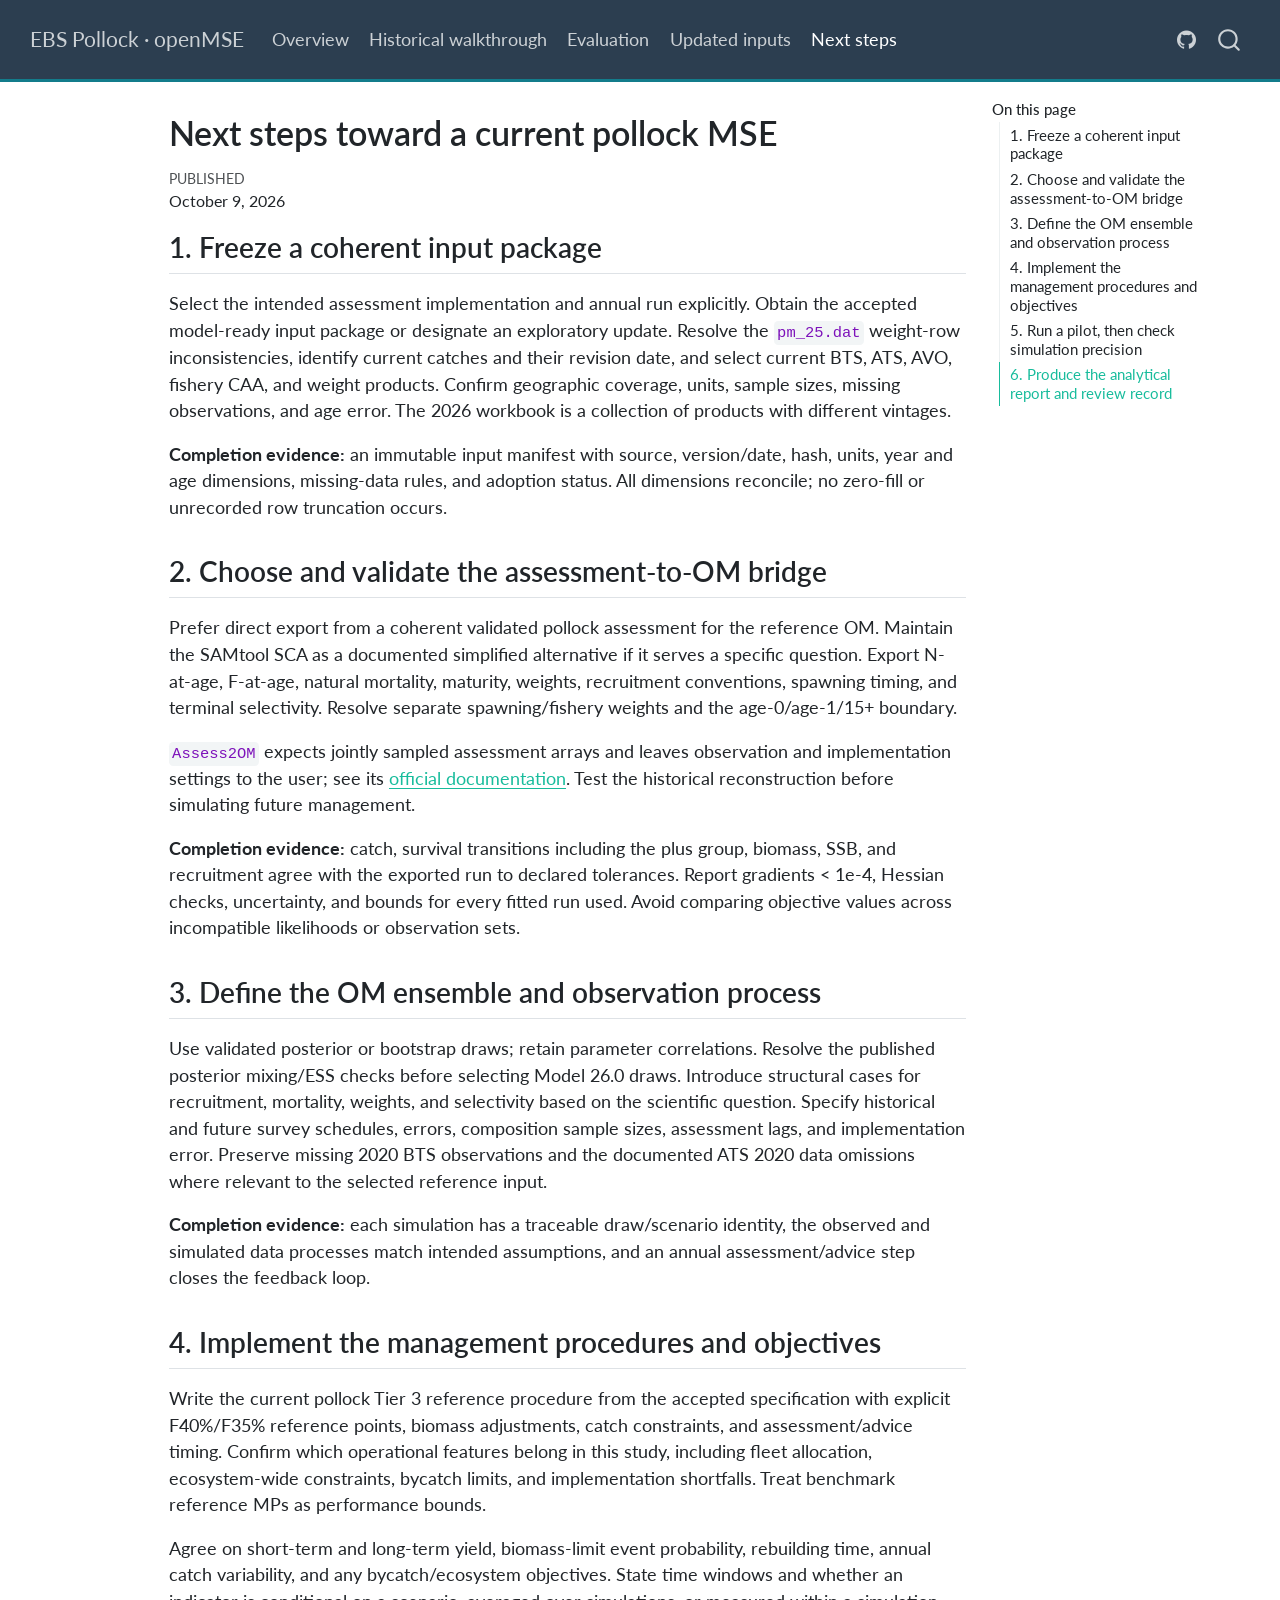
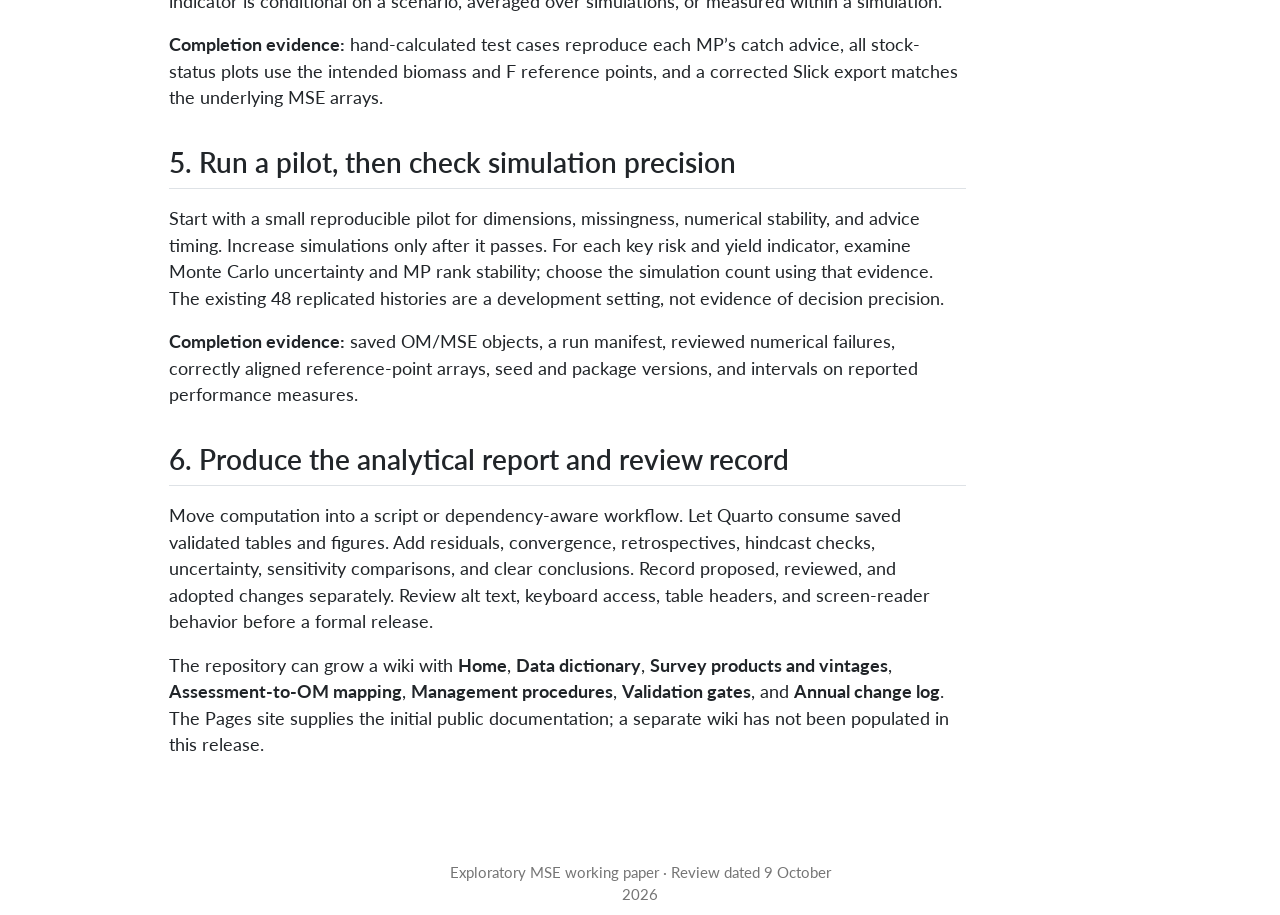
<file: docs/reports/next-steps.html>
<!DOCTYPE html>
<html xmlns="http://www.w3.org/1999/xhtml" lang="en-US" xml:lang="en-US"><head>

<meta charset="utf-8">
<meta name="generator" content="quarto-1.10.18">

<meta name="viewport" content="width=device-width, initial-scale=1.0, user-scalable=yes">

<meta name="dcterms.date" content="2026-10-09">

<title>Next steps toward a current pollock MSE – EBS Pollock · openMSE</title>
<style>
/* Default styles provided by pandoc.
** See https://pandoc.org/MANUAL.html#variables-for-html for config info.
*/
span.smallcaps{font-variant: small-caps;}
div.columns{display: flex; gap: 1.5em;}
div.column{flex: auto;}
@media screen {
div.columns{gap: min(4vw, 1.5em);}
div.column{overflow-x: auto;}
}
div.hanging-indent{margin-left: 1.5em; text-indent: -1.5em;}
ul.task-list{list-style: none;}
ul.task-list li input[type="checkbox"] {
  width: 0.8em;
  margin: 0 0.8em 0.2em -1em; /* quarto-specific, see https://github.com/quarto-dev/quarto-cli/issues/4556 */ 
  vertical-align: middle;
}
</style>


<script src="../site_libs/quarto-nav/quarto-nav.js"></script>
<script src="../site_libs/quarto-nav/headroom.min.js"></script>
<script src="../site_libs/clipboard/clipboard.min.js"></script>
<script src="../site_libs/quarto-search/autocomplete.umd.js"></script>
<script src="../site_libs/quarto-search/fuse.min.js"></script>
<script src="../site_libs/quarto-search/quarto-search.js"></script>
<meta name="quarto:offset" content="../">
<script src="../site_libs/quarto-html/quarto.js" type="module"></script>
<script src="../site_libs/quarto-html/tabsets/tabsets.js" type="module"></script>
<script src="../site_libs/quarto-html/popper.min.js"></script>
<script src="../site_libs/quarto-html/tippy.umd.min.js"></script>
<script src="../site_libs/quarto-html/anchor.min.js"></script>
<link href="../site_libs/quarto-html/tippy.css" rel="stylesheet">
<link href="../site_libs/quarto-html/quarto-syntax-highlighting-64a204ab8560d761af7679ceaba22944.css" rel="stylesheet" id="quarto-text-highlighting-styles">
<script src="../site_libs/bootstrap/bootstrap.min.js"></script>
<link href="../site_libs/bootstrap/bootstrap-icons.css" rel="stylesheet">
<link href="../site_libs/bootstrap/bootstrap-9d96f532d65220ca877c0304385df42f.min.css" rel="stylesheet" append-hash="true" id="quarto-bootstrap" data-mode="light">
<script id="quarto-search-options" type="application/json">{
  "location": "navbar",
  "copy-button": false,
  "collapse-after": 3,
  "panel-placement": "end",
  "type": "overlay",
  "limit": 50,
  "keyboard-shortcut": [
    "f",
    "/",
    "s"
  ],
  "show-item-context": false,
  "language": {
    "search-no-results-text": "No results",
    "search-matching-documents-text": "matching documents",
    "search-copy-link-title": "Copy link to search",
    "search-hide-matches-text": "Hide additional matches",
    "search-more-match-text": "more match in this document",
    "search-more-matches-text": "more matches in this document",
    "search-clear-button-title": "Clear",
    "search-text-placeholder": "",
    "search-detached-cancel-button-title": "Cancel",
    "search-submit-button-title": "Submit",
    "search-label": "Search"
  }
}</script>


<link rel="stylesheet" href="../site/styles.css">
</head>

<body class="nav-fixed quarto-light">

<div id="quarto-search-results"></div>
  <header id="quarto-header" class="headroom fixed-top">
    <nav class="navbar navbar-expand-lg " data-bs-theme="dark">
      <div class="navbar-container container-fluid">
      <div class="navbar-brand-container mx-auto">
    <a class="navbar-brand" href="../index.html">
    <span class="navbar-title">EBS Pollock · openMSE</span>
    </a>
  </div>
            <div id="quarto-search" class="" title="Search"></div>
          <button class="navbar-toggler" type="button" data-bs-toggle="collapse" data-bs-target="#navbarCollapse" aria-controls="navbarCollapse" role="menu" aria-expanded="false" aria-label="Toggle navigation" onclick="if (window.quartoToggleHeadroom) { window.quartoToggleHeadroom(); }">
  <span class="navbar-toggler-icon"></span>
</button>
          <div class="collapse navbar-collapse" id="navbarCollapse">
            <ul class="navbar-nav navbar-nav-scroll me-auto">
  <li class="nav-item">
    <a class="nav-link" href="../index.html"> 
<span class="menu-text">Overview</span></a>
  </li>  
  <li class="nav-item">
    <a class="nav-link" href="../reports/historical-walkthrough.html"> 
<span class="menu-text">Historical walkthrough</span></a>
  </li>  
  <li class="nav-item">
    <a class="nav-link" href="../reports/evaluation.html"> 
<span class="menu-text">Evaluation</span></a>
  </li>  
  <li class="nav-item">
    <a class="nav-link" href="../reports/updated-inputs.html"> 
<span class="menu-text">Updated inputs</span></a>
  </li>  
  <li class="nav-item">
    <a class="nav-link active" href="../reports/next-steps.html" aria-current="page"> 
<span class="menu-text">Next steps</span></a>
  </li>  
</ul>
            <ul class="navbar-nav navbar-nav-scroll ms-auto">
  <li class="nav-item compact">
    <a class="nav-link" href="https://github.com/jimianelli/openMSE_poll"> <i class="bi bi-github" role="img">
</i> 
<span class="menu-text"></span></a>
  </li>  
</ul>
          </div> <!-- /navcollapse -->
            <div class="quarto-navbar-tools">
</div>
      </div> <!-- /container-fluid -->
    </nav>
</header>
<!-- content -->
<div id="quarto-content" class="quarto-container page-columns page-rows-contents page-layout-article page-navbar">
<!-- sidebar -->
<!-- margin-sidebar -->
    <div id="quarto-margin-sidebar" class="sidebar margin-sidebar">
        <nav id="TOC" role="doc-toc" class="toc-active">
    <h2 id="toc-title">On this page</h2>
   
  <ul class="collapse">
  <li><a href="#freeze-a-coherent-input-package" id="toc-freeze-a-coherent-input-package" class="nav-link active" data-scroll-target="#freeze-a-coherent-input-package">1. Freeze a coherent input package</a></li>
  <li><a href="#choose-and-validate-the-assessment-to-om-bridge" id="toc-choose-and-validate-the-assessment-to-om-bridge" class="nav-link" data-scroll-target="#choose-and-validate-the-assessment-to-om-bridge">2. Choose and validate the assessment-to-OM bridge</a></li>
  <li><a href="#define-the-om-ensemble-and-observation-process" id="toc-define-the-om-ensemble-and-observation-process" class="nav-link" data-scroll-target="#define-the-om-ensemble-and-observation-process">3. Define the OM ensemble and observation process</a></li>
  <li><a href="#implement-the-management-procedures-and-objectives" id="toc-implement-the-management-procedures-and-objectives" class="nav-link" data-scroll-target="#implement-the-management-procedures-and-objectives">4. Implement the management procedures and objectives</a></li>
  <li><a href="#run-a-pilot-then-check-simulation-precision" id="toc-run-a-pilot-then-check-simulation-precision" class="nav-link" data-scroll-target="#run-a-pilot-then-check-simulation-precision">5. Run a pilot, then check simulation precision</a></li>
  <li><a href="#produce-the-analytical-report-and-review-record" id="toc-produce-the-analytical-report-and-review-record" class="nav-link" data-scroll-target="#produce-the-analytical-report-and-review-record">6. Produce the analytical report and review record</a></li>
  </ul>
</nav>
    </div>
<!-- main -->
<main class="content" id="quarto-document-content">

<header id="title-block-header" class="quarto-title-block default">
<div class="quarto-title">
<h1 class="title">Next steps toward a current pollock MSE</h1>
</div>



<div class="quarto-title-meta">

    
    <div>
    <div class="quarto-title-meta-heading">Published</div>
    <div class="quarto-title-meta-contents">
      <p class="date">October 9, 2026</p>
    </div>
  </div>
  
    
  </div>
  


</header>


<section id="freeze-a-coherent-input-package" class="level2">
<h2 class="anchored" data-anchor-id="freeze-a-coherent-input-package">1. Freeze a coherent input package</h2>
<p>Select the intended assessment implementation and annual run explicitly. Obtain the accepted model-ready input package or designate an exploratory update. Resolve the <code>pm_25.dat</code> weight-row inconsistencies, identify current catches and their revision date, and select current BTS, ATS, AVO, fishery CAA, and weight products. Confirm geographic coverage, units, sample sizes, missing observations, and age error. The 2026 workbook is a collection of products with different vintages.</p>
<p><strong>Completion evidence:</strong> an immutable input manifest with source, version/date, hash, units, year and age dimensions, missing-data rules, and adoption status. All dimensions reconcile; no zero-fill or unrecorded row truncation occurs.</p>
</section>
<section id="choose-and-validate-the-assessment-to-om-bridge" class="level2">
<h2 class="anchored" data-anchor-id="choose-and-validate-the-assessment-to-om-bridge">2. Choose and validate the assessment-to-OM bridge</h2>
<p>Prefer direct export from a coherent validated pollock assessment for the reference OM. Maintain the SAMtool SCA as a documented simplified alternative if it serves a specific question. Export N-at-age, F-at-age, natural mortality, maturity, weights, recruitment conventions, spawning timing, and terminal selectivity. Resolve separate spawning/fishery weights and the age-0/age-1/15+ boundary.</p>
<p><code>Assess2OM</code> expects jointly sampled assessment arrays and leaves observation and implementation settings to the user; see its <a href="https://msetool.openmse.com/reference/Assess2OM.html">official documentation</a>. Test the historical reconstruction before simulating future management.</p>
<p><strong>Completion evidence:</strong> catch, survival transitions including the plus group, biomass, SSB, and recruitment agree with the exported run to declared tolerances. Report gradients &lt; 1e-4, Hessian checks, uncertainty, and bounds for every fitted run used. Avoid comparing objective values across incompatible likelihoods or observation sets.</p>
</section>
<section id="define-the-om-ensemble-and-observation-process" class="level2">
<h2 class="anchored" data-anchor-id="define-the-om-ensemble-and-observation-process">3. Define the OM ensemble and observation process</h2>
<p>Use validated posterior or bootstrap draws; retain parameter correlations. Resolve the published posterior mixing/ESS checks before selecting Model 26.0 draws. Introduce structural cases for recruitment, mortality, weights, and selectivity based on the scientific question. Specify historical and future survey schedules, errors, composition sample sizes, assessment lags, and implementation error. Preserve missing 2020 BTS observations and the documented ATS 2020 data omissions where relevant to the selected reference input.</p>
<p><strong>Completion evidence:</strong> each simulation has a traceable draw/scenario identity, the observed and simulated data processes match intended assumptions, and an annual assessment/advice step closes the feedback loop.</p>
</section>
<section id="implement-the-management-procedures-and-objectives" class="level2">
<h2 class="anchored" data-anchor-id="implement-the-management-procedures-and-objectives">4. Implement the management procedures and objectives</h2>
<p>Write the current pollock Tier 3 reference procedure from the accepted specification with explicit F40%/F35% reference points, biomass adjustments, catch constraints, and assessment/advice timing. Confirm which operational features belong in this study, including fleet allocation, ecosystem-wide constraints, bycatch limits, and implementation shortfalls. Treat benchmark reference MPs as performance bounds.</p>
<p>Agree on short-term and long-term yield, biomass-limit event probability, rebuilding time, annual catch variability, and any bycatch/ecosystem objectives. State time windows and whether an indicator is conditional on a scenario, averaged over simulations, or measured within a simulation.</p>
<p><strong>Completion evidence:</strong> hand-calculated test cases reproduce each MP’s catch advice, all stock-status plots use the intended biomass and F reference points, and a corrected Slick export matches the underlying MSE arrays.</p>
</section>
<section id="run-a-pilot-then-check-simulation-precision" class="level2">
<h2 class="anchored" data-anchor-id="run-a-pilot-then-check-simulation-precision">5. Run a pilot, then check simulation precision</h2>
<p>Start with a small reproducible pilot for dimensions, missingness, numerical stability, and advice timing. Increase simulations only after it passes. For each key risk and yield indicator, examine Monte Carlo uncertainty and MP rank stability; choose the simulation count using that evidence. The existing 48 replicated histories are a development setting, not evidence of decision precision.</p>
<p><strong>Completion evidence:</strong> saved OM/MSE objects, a run manifest, reviewed numerical failures, correctly aligned reference-point arrays, seed and package versions, and intervals on reported performance measures.</p>
</section>
<section id="produce-the-analytical-report-and-review-record" class="level2">
<h2 class="anchored" data-anchor-id="produce-the-analytical-report-and-review-record">6. Produce the analytical report and review record</h2>
<p>Move computation into a script or dependency-aware workflow. Let Quarto consume saved validated tables and figures. Add residuals, convergence, retrospectives, hindcast checks, uncertainty, sensitivity comparisons, and clear conclusions. Record proposed, reviewed, and adopted changes separately. Review alt text, keyboard access, table headers, and screen-reader behavior before a formal release.</p>
<p>The repository can grow a wiki with <strong>Home</strong>, <strong>Data dictionary</strong>, <strong>Survey products and vintages</strong>, <strong>Assessment-to-OM mapping</strong>, <strong>Management procedures</strong>, <strong>Validation gates</strong>, and <strong>Annual change log</strong>. The Pages site supplies the initial public documentation; a separate wiki has not been populated in this release.</p>


</section>

</main> <!-- /main -->
<script id="quarto-html-after-body" type="application/javascript">
  window.document.addEventListener("DOMContentLoaded", function (event) {
    const icon = "";
    const anchorJS = new window.AnchorJS();
    anchorJS.options = {
      placement: 'right',
      icon: icon
    };
    anchorJS.add('.anchored');
    const isCodeAnnotation = (el) => {
      for (const clz of el.classList) {
        if (clz.startsWith('code-annotation-')) {                     
          return true;
        }
      }
      return false;
    }
    const onCopySuccess = function(e) {
      // button target
      const button = e.trigger;
      // don't keep focus
      button.blur();
      // flash "checked"
      button.classList.add('code-copy-button-checked');
      var currentTitle = button.getAttribute("title");
      button.setAttribute("title", "Copied!");
      let tooltip;
      if (window.bootstrap) {
        button.setAttribute("data-bs-toggle", "tooltip");
        button.setAttribute("data-bs-placement", "left");
        button.setAttribute("data-bs-title", "Copied!");
        tooltip = new bootstrap.Tooltip(button, 
          { trigger: "manual", 
            customClass: "code-copy-button-tooltip",
            offset: [0, -8]});
        tooltip.show();    
      }
      setTimeout(function() {
        if (tooltip) {
          tooltip.hide();
          button.removeAttribute("data-bs-title");
          button.removeAttribute("data-bs-toggle");
          button.removeAttribute("data-bs-placement");
        }
        button.setAttribute("title", currentTitle);
        button.classList.remove('code-copy-button-checked');
      }, 1000);
      // clear code selection
      e.clearSelection();
    }
    const getTextToCopy = function(trigger) {
      const outerScaffold = trigger.parentElement.cloneNode(true);
      const codeEl = outerScaffold.querySelector('code');
      for (const childEl of codeEl.children) {
        if (isCodeAnnotation(childEl)) {
          childEl.remove();
        }
      }
      return codeEl.innerText;
    }
    const clipboard = new window.ClipboardJS('.code-copy-button:not([data-in-quarto-modal])', {
      text: getTextToCopy
    });
    clipboard.on('success', onCopySuccess);
    if (window.document.getElementById('quarto-embedded-source-code-modal')) {
      const clipboardModal = new window.ClipboardJS('.code-copy-button[data-in-quarto-modal]', {
        text: getTextToCopy,
        container: window.document.getElementById('quarto-embedded-source-code-modal')
      });
      clipboardModal.on('success', onCopySuccess);
    }
      var localhostRegex = new RegExp(/^(?:http|https):\/\/localhost\:?[0-9]*\//);
      var mailtoRegex = new RegExp(/^mailto:/);
        var filterRegex = new RegExp("https:\/\/jimianelli\.github\.io\/openMSE_poll\/");
      var isInternal = (href) => {
          return filterRegex.test(href) || localhostRegex.test(href) || mailtoRegex.test(href);
      }
      // Inspect non-navigation links and adorn them if external
     var links = window.document.querySelectorAll('a[href]:not(.nav-link):not(.navbar-brand):not(.toc-action):not(.sidebar-link):not(.sidebar-item-toggle):not(.pagination-link):not(.no-external):not([aria-hidden]):not(.dropdown-item):not(.quarto-navigation-tool):not(.about-link)');
      for (var i=0; i<links.length; i++) {
        const link = links[i];
        if (!isInternal(link.href)) {
          // undo the damage that might have been done by quarto-nav.js in the case of
          // links that we want to consider external
          if (link.dataset.originalHref !== undefined) {
            link.href = link.dataset.originalHref;
          }
        }
      }
    function tippyHover(el, contentFn, onTriggerFn, onUntriggerFn) {
      const config = {
        allowHTML: true,
        maxWidth: 500,
        delay: 100,
        arrow: false,
        appendTo: function(el) {
            return el.parentElement;
        },
        interactive: true,
        interactiveBorder: 10,
        theme: 'quarto',
        placement: 'bottom-start',
      };
      if (contentFn) {
        config.content = contentFn;
      }
      if (onTriggerFn) {
        config.onTrigger = onTriggerFn;
      }
      if (onUntriggerFn) {
        config.onUntrigger = onUntriggerFn;
      }
      window.tippy(el, config); 
    }
    const noterefs = window.document.querySelectorAll('a[role="doc-noteref"]');
    for (var i=0; i<noterefs.length; i++) {
      const ref = noterefs[i];
      tippyHover(ref, function() {
        // use id or data attribute instead here
        let href = ref.getAttribute('data-footnote-href') || ref.getAttribute('href');
        try { href = new URL(href).hash; } catch {}
        const id = href.replace(/^#\/?/, "");
        const note = window.document.getElementById(id);
        if (note) {
          return note.innerHTML;
        } else {
          return "";
        }
      });
    }
    const xrefs = window.document.querySelectorAll('a.quarto-xref');
    const processXRef = (id, note) => {
      // Strip column container classes
      const stripColumnClz = (el) => {
        el.classList.remove("page-full", "page-columns");
        if (el.children) {
          for (const child of el.children) {
            stripColumnClz(child);
          }
        }
      }
      stripColumnClz(note)
      if (id === null || id.startsWith('sec-')) {
        // Special case sections, only their first couple elements
        const container = document.createElement("div");
        if (note.children && note.children.length > 2) {
          container.appendChild(note.children[0].cloneNode(true));
          for (let i = 1; i < note.children.length; i++) {
            const child = note.children[i];
            if (child.tagName === "P" && child.innerText === "") {
              continue;
            } else {
              container.appendChild(child.cloneNode(true));
              break;
            }
          }
          if (window.Quarto?.typesetMath) {
            window.Quarto.typesetMath(container);
          }
          return container.innerHTML
        } else {
          if (window.Quarto?.typesetMath) {
            window.Quarto.typesetMath(note);
          }
          return note.innerHTML;
        }
      } else {
        // Remove any anchor links if they are present
        const anchorLink = note.querySelector('a.anchorjs-link');
        if (anchorLink) {
          anchorLink.remove();
        }
        if (window.Quarto?.typesetMath) {
          window.Quarto.typesetMath(note);
        }
        if (note.classList.contains("callout")) {
          return note.outerHTML;
        } else {
          return note.innerHTML;
        }
      }
    }
    for (var i=0; i<xrefs.length; i++) {
      const xref = xrefs[i];
      tippyHover(xref, undefined, function(instance) {
        instance.disable();
        let url = xref.getAttribute('href');
        let hash = undefined; 
        if (url.startsWith('#')) {
          hash = url;
        } else {
          try { hash = new URL(url).hash; } catch {}
        }
        if (hash) {
          const id = hash.replace(/^#\/?/, "");
          const note = window.document.getElementById(id);
          if (note !== null) {
            try {
              const html = processXRef(id, note.cloneNode(true));
              instance.setContent(html);
            } finally {
              instance.enable();
              instance.show();
            }
          } else {
            // See if we can fetch this
            fetch(url.split('#')[0])
            .then(res => res.text())
            .then(html => {
              const parser = new DOMParser();
              const htmlDoc = parser.parseFromString(html, "text/html");
              const note = htmlDoc.getElementById(id);
              if (note !== null) {
                const html = processXRef(id, note);
                instance.setContent(html);
              } 
            }).finally(() => {
              instance.enable();
              instance.show();
            });
          }
        } else {
          // See if we can fetch a full url (with no hash to target)
          // This is a special case and we should probably do some content thinning / targeting
          fetch(url)
          .then(res => res.text())
          .then(html => {
            const parser = new DOMParser();
            const htmlDoc = parser.parseFromString(html, "text/html");
            const note = htmlDoc.querySelector('main.content');
            if (note !== null) {
              // This should only happen for chapter cross references
              // (since there is no id in the URL)
              // remove the first header
              if (note.children.length > 0 && note.children[0].tagName === "HEADER") {
                note.children[0].remove();
              }
              const html = processXRef(null, note);
              instance.setContent(html);
            } 
          }).finally(() => {
            instance.enable();
            instance.show();
          });
        }
      }, function(instance) {
      });
    }
        let selectedAnnoteEl;
        const selectorForAnnotation = ( cell, annotation) => {
          let cellAttr = 'data-code-cell="' + cell + '"';
          let lineAttr = 'data-code-annotation="' +  annotation + '"';
          const selector = 'span[' + cellAttr + '][' + lineAttr + ']';
          return selector;
        }
        const selectCodeLines = (annoteEl) => {
          const doc = window.document;
          const targetCell = annoteEl.getAttribute("data-target-cell");
          const targetAnnotation = annoteEl.getAttribute("data-target-annotation");
          const annoteSpan = window.document.querySelector(selectorForAnnotation(targetCell, targetAnnotation));
          const lines = annoteSpan.getAttribute("data-code-lines").split(",");
          const lineIds = lines.map((line) => {
            return targetCell + "-" + line;
          })
          let top = null;
          let height = null;
          let parent = null;
          if (lineIds.length > 0) {
              //compute the position of the single el (top and bottom and make a div)
              const el = window.document.getElementById(lineIds[0]);
              top = el.offsetTop;
              height = el.offsetHeight;
              parent = el.parentElement.parentElement;
            if (lineIds.length > 1) {
              const lastEl = window.document.getElementById(lineIds[lineIds.length - 1]);
              const bottom = lastEl.offsetTop + lastEl.offsetHeight;
              height = bottom - top;
            }
            if (top !== null && height !== null && parent !== null) {
              // cook up a div (if necessary) and position it 
              let div = window.document.getElementById("code-annotation-line-highlight");
              if (div === null) {
                div = window.document.createElement("div");
                div.setAttribute("id", "code-annotation-line-highlight");
                div.style.position = 'absolute';
                parent.appendChild(div);
              }
              div.style.top = top - 2 + "px";
              div.style.height = height + 4 + "px";
              div.style.left = 0;
              let gutterDiv = window.document.getElementById("code-annotation-line-highlight-gutter");
              if (gutterDiv === null) {
                gutterDiv = window.document.createElement("div");
                gutterDiv.setAttribute("id", "code-annotation-line-highlight-gutter");
                gutterDiv.style.position = 'absolute';
                const codeCell = window.document.getElementById(targetCell);
                const gutter = codeCell.querySelector('.code-annotation-gutter');
                gutter.appendChild(gutterDiv);
              }
              gutterDiv.style.top = top - 2 + "px";
              gutterDiv.style.height = height + 4 + "px";
            }
            selectedAnnoteEl = annoteEl;
          }
        };
        const unselectCodeLines = () => {
          const elementsIds = ["code-annotation-line-highlight", "code-annotation-line-highlight-gutter"];
          elementsIds.forEach((elId) => {
            const div = window.document.getElementById(elId);
            if (div) {
              div.remove();
            }
          });
          selectedAnnoteEl = undefined;
        };
          // Handle positioning of the toggle
      window.addEventListener(
        "resize",
        throttle(() => {
          elRect = undefined;
          if (selectedAnnoteEl) {
            selectCodeLines(selectedAnnoteEl);
          }
        }, 10)
      );
      function throttle(fn, ms) {
      let throttle = false;
      let timer;
        return (...args) => {
          if(!throttle) { // first call gets through
              fn.apply(this, args);
              throttle = true;
          } else { // all the others get throttled
              if(timer) clearTimeout(timer); // cancel #2
              timer = setTimeout(() => {
                fn.apply(this, args);
                timer = throttle = false;
              }, ms);
          }
        };
      }
        // Attach click handler to the DT
        const annoteDls = window.document.querySelectorAll('dt[data-target-cell]');
        for (const annoteDlNode of annoteDls) {
          annoteDlNode.addEventListener('click', (event) => {
            const clickedEl = event.target;
            if (clickedEl !== selectedAnnoteEl) {
              unselectCodeLines();
              const activeEl = window.document.querySelector('dt[data-target-cell].code-annotation-active');
              if (activeEl) {
                activeEl.classList.remove('code-annotation-active');
              }
              selectCodeLines(clickedEl);
              clickedEl.classList.add('code-annotation-active');
            } else {
              // Unselect the line
              unselectCodeLines();
              clickedEl.classList.remove('code-annotation-active');
            }
          });
        }
    const findCites = (el) => {
      const parentEl = el.parentElement;
      if (parentEl) {
        const cites = parentEl.dataset.cites;
        if (cites) {
          return {
            el,
            cites: cites.split(' ')
          };
        } else {
          return findCites(el.parentElement)
        }
      } else {
        return undefined;
      }
    };
    var bibliorefs = window.document.querySelectorAll('a[role="doc-biblioref"]');
    for (var i=0; i<bibliorefs.length; i++) {
      const ref = bibliorefs[i];
      const citeInfo = findCites(ref);
      if (citeInfo) {
        tippyHover(citeInfo.el, function() {
          var popup = window.document.createElement('div');
          citeInfo.cites.forEach(function(cite) {
            var citeDiv = window.document.createElement('div');
            citeDiv.classList.add('hanging-indent');
            citeDiv.classList.add('csl-entry');
            var biblioDiv = window.document.getElementById('ref-' + cite);
            if (biblioDiv) {
              citeDiv.innerHTML = biblioDiv.innerHTML;
            }
            popup.appendChild(citeDiv);
          });
          return popup.innerHTML;
        });
      }
    }
  });
  </script>
</div> <!-- /content -->
<footer class="footer">
  <div class="nav-footer">
    <div class="nav-footer-left">
      &nbsp;
    </div>   
    <div class="nav-footer-center">
<p>Exploratory MSE working paper · Review dated 9 October 2026</p>
</div>
    <div class="nav-footer-right">
      &nbsp;
    </div>
  </div>
</footer>




</body></html>
</file>
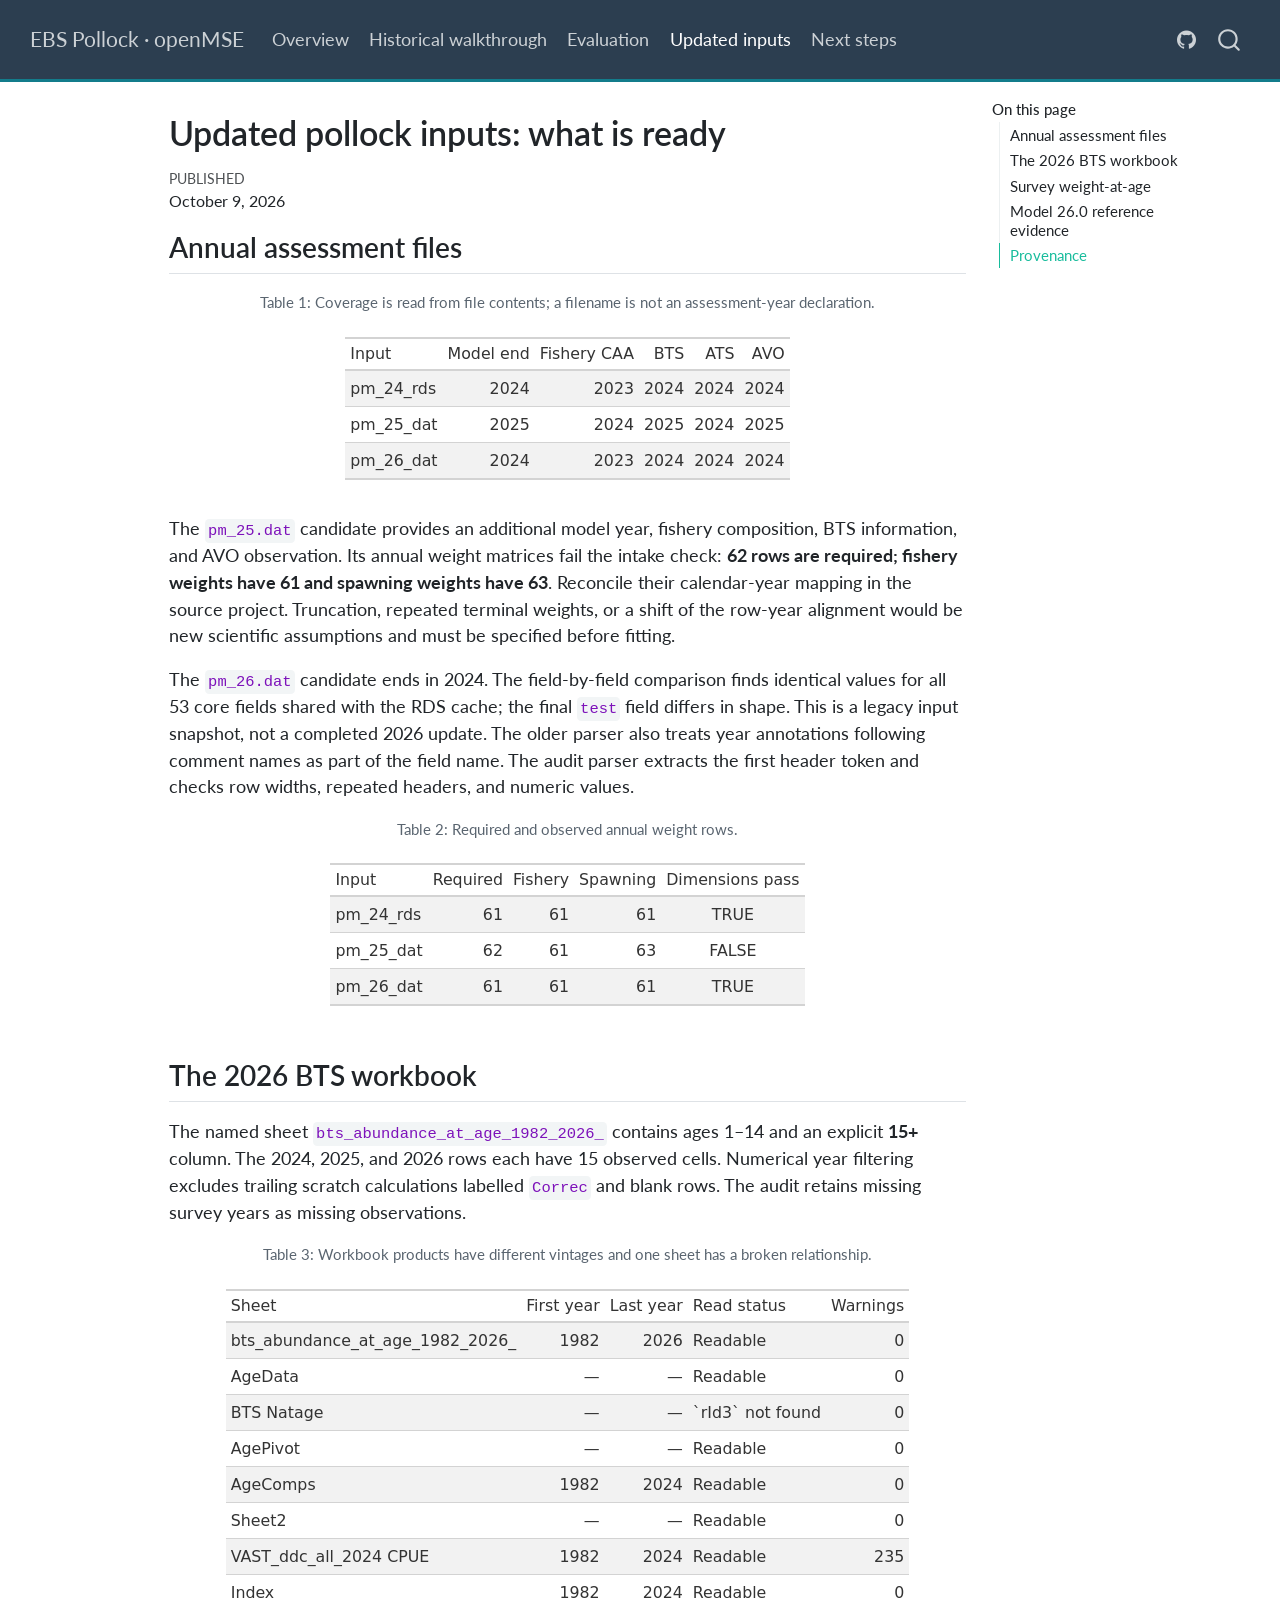
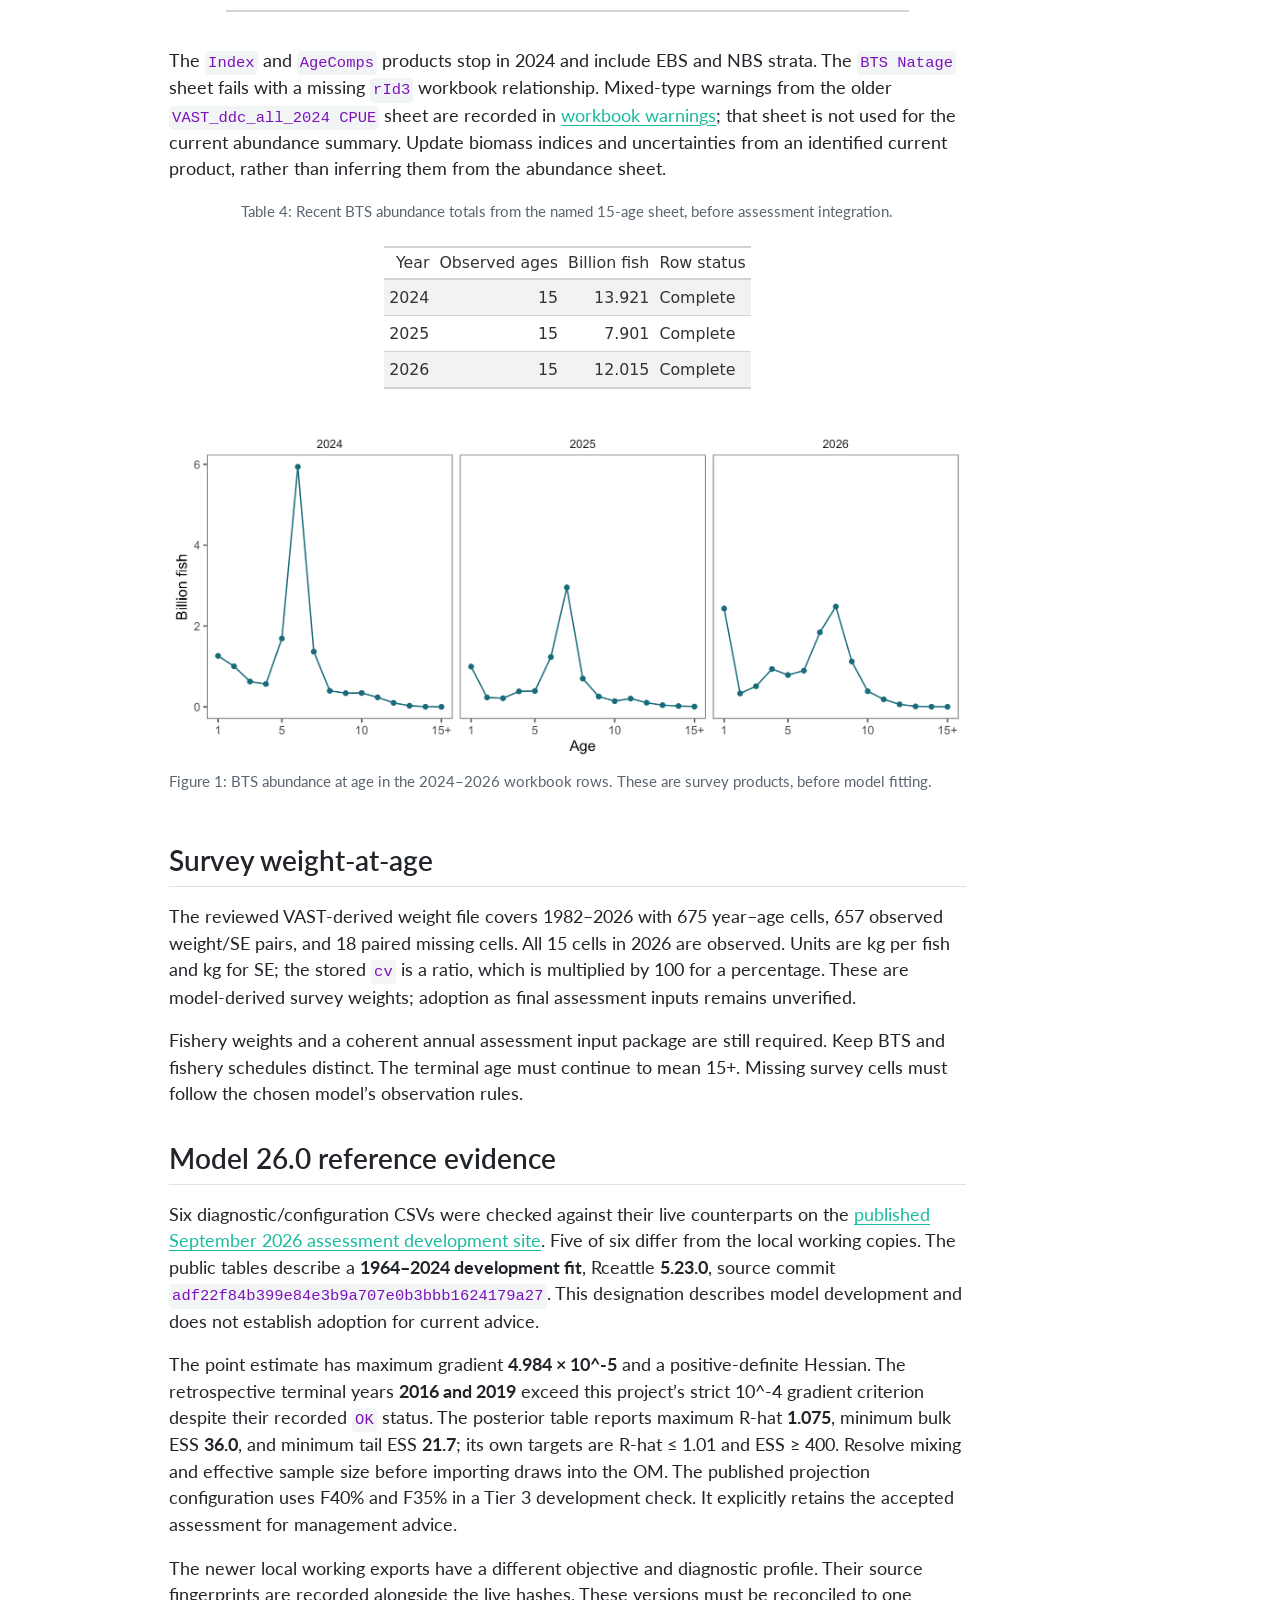
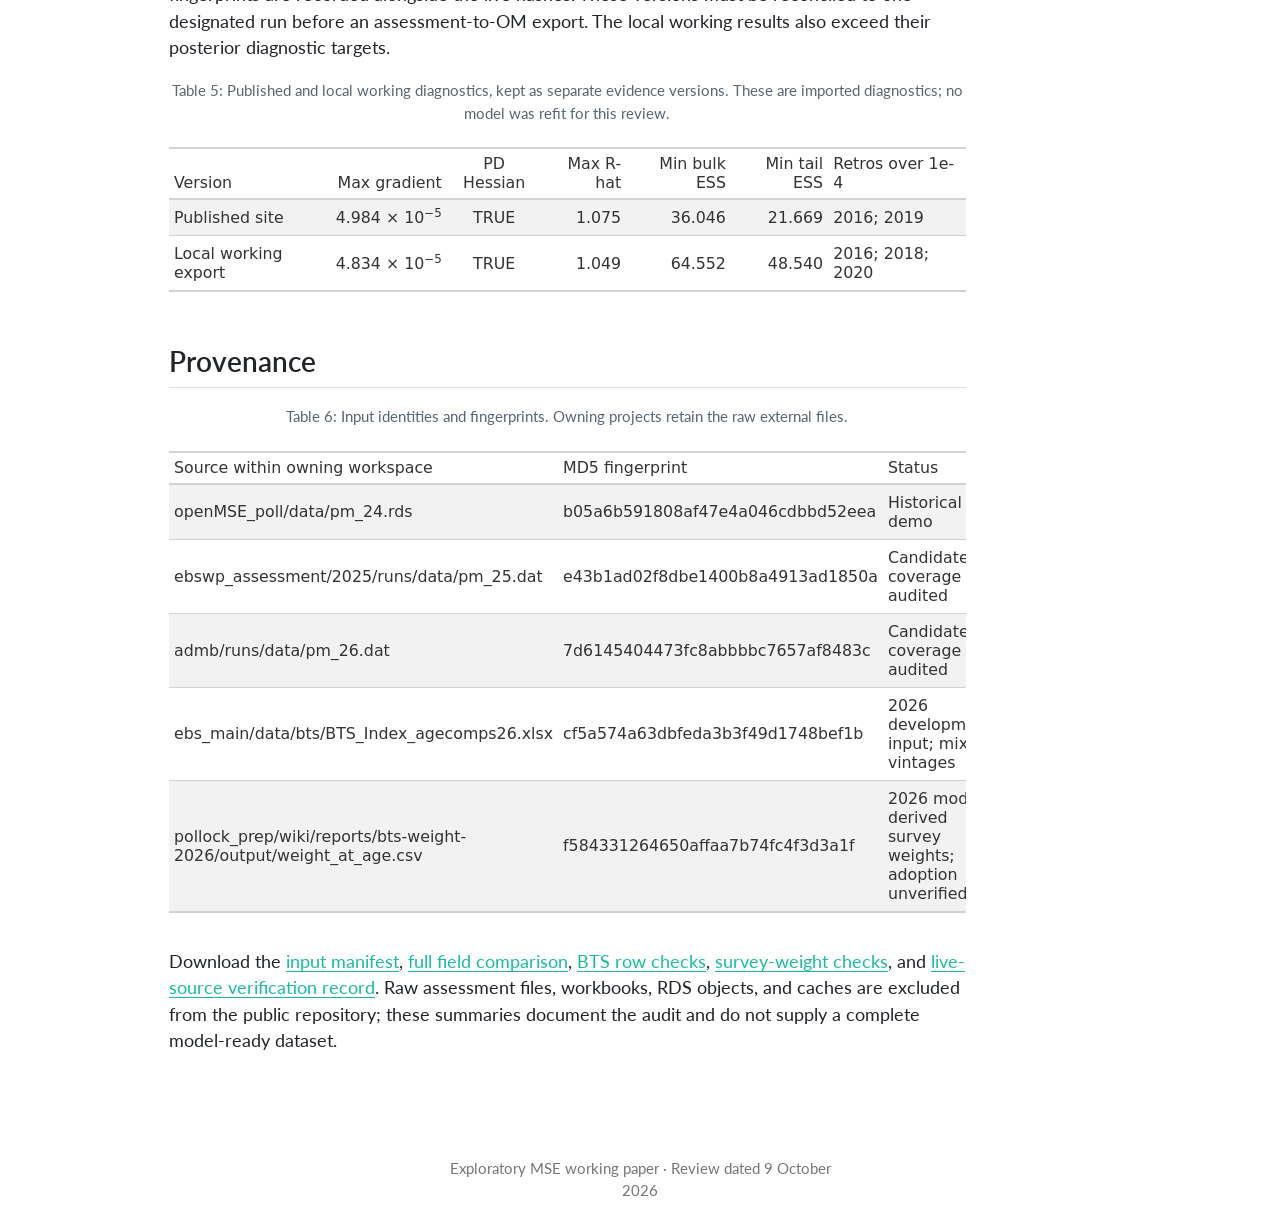
<file: docs/reports/updated-inputs.html>
<!DOCTYPE html>
<html xmlns="http://www.w3.org/1999/xhtml" lang="en-US" xml:lang="en-US"><head>

<meta charset="utf-8">
<meta name="generator" content="quarto-1.10.18">

<meta name="viewport" content="width=device-width, initial-scale=1.0, user-scalable=yes">

<meta name="dcterms.date" content="2026-10-09">

<title>Updated pollock inputs: what is ready – EBS Pollock · openMSE</title>
<style>
/* Default styles provided by pandoc.
** See https://pandoc.org/MANUAL.html#variables-for-html for config info.
*/
span.smallcaps{font-variant: small-caps;}
div.columns{display: flex; gap: 1.5em;}
div.column{flex: auto;}
@media screen {
div.columns{gap: min(4vw, 1.5em);}
div.column{overflow-x: auto;}
}
div.hanging-indent{margin-left: 1.5em; text-indent: -1.5em;}
ul.task-list{list-style: none;}
ul.task-list li input[type="checkbox"] {
  width: 0.8em;
  margin: 0 0.8em 0.2em -1em; /* quarto-specific, see https://github.com/quarto-dev/quarto-cli/issues/4556 */ 
  vertical-align: middle;
}
</style>


<script src="../site_libs/quarto-nav/quarto-nav.js"></script>
<script src="../site_libs/quarto-nav/headroom.min.js"></script>
<script src="../site_libs/clipboard/clipboard.min.js"></script>
<script src="../site_libs/quarto-search/autocomplete.umd.js"></script>
<script src="../site_libs/quarto-search/fuse.min.js"></script>
<script src="../site_libs/quarto-search/quarto-search.js"></script>
<meta name="quarto:offset" content="../">
<script src="../site_libs/quarto-html/quarto.js" type="module"></script>
<script src="../site_libs/quarto-html/tabsets/tabsets.js" type="module"></script>
<script src="../site_libs/quarto-html/popper.min.js"></script>
<script src="../site_libs/quarto-html/tippy.umd.min.js"></script>
<script src="../site_libs/quarto-html/anchor.min.js"></script>
<link href="../site_libs/quarto-html/tippy.css" rel="stylesheet">
<link href="../site_libs/quarto-html/quarto-syntax-highlighting-64a204ab8560d761af7679ceaba22944.css" rel="stylesheet" id="quarto-text-highlighting-styles">
<script src="../site_libs/bootstrap/bootstrap.min.js"></script>
<link href="../site_libs/bootstrap/bootstrap-icons.css" rel="stylesheet">
<link href="../site_libs/bootstrap/bootstrap-9d96f532d65220ca877c0304385df42f.min.css" rel="stylesheet" append-hash="true" id="quarto-bootstrap" data-mode="light">
<script src="../site_libs/quarto-contrib/glightbox/glightbox.min.js"></script>
<link href="../site_libs/quarto-contrib/glightbox/glightbox.min.css" rel="stylesheet">
<link href="../site_libs/quarto-contrib/glightbox/lightbox.css" rel="stylesheet">
<script id="quarto-search-options" type="application/json">{
  "location": "navbar",
  "copy-button": false,
  "collapse-after": 3,
  "panel-placement": "end",
  "type": "overlay",
  "limit": 50,
  "keyboard-shortcut": [
    "f",
    "/",
    "s"
  ],
  "show-item-context": false,
  "language": {
    "search-no-results-text": "No results",
    "search-matching-documents-text": "matching documents",
    "search-copy-link-title": "Copy link to search",
    "search-hide-matches-text": "Hide additional matches",
    "search-more-match-text": "more match in this document",
    "search-more-matches-text": "more matches in this document",
    "search-clear-button-title": "Clear",
    "search-text-placeholder": "",
    "search-detached-cancel-button-title": "Cancel",
    "search-submit-button-title": "Submit",
    "search-label": "Search"
  }
}</script>


<link rel="stylesheet" href="../site/styles.css">
</head>

<body class="nav-fixed quarto-light">

<div id="quarto-search-results"></div>
  <header id="quarto-header" class="headroom fixed-top">
    <nav class="navbar navbar-expand-lg " data-bs-theme="dark">
      <div class="navbar-container container-fluid">
      <div class="navbar-brand-container mx-auto">
    <a class="navbar-brand" href="../index.html">
    <span class="navbar-title">EBS Pollock · openMSE</span>
    </a>
  </div>
            <div id="quarto-search" class="" title="Search"></div>
          <button class="navbar-toggler" type="button" data-bs-toggle="collapse" data-bs-target="#navbarCollapse" aria-controls="navbarCollapse" role="menu" aria-expanded="false" aria-label="Toggle navigation" onclick="if (window.quartoToggleHeadroom) { window.quartoToggleHeadroom(); }">
  <span class="navbar-toggler-icon"></span>
</button>
          <div class="collapse navbar-collapse" id="navbarCollapse">
            <ul class="navbar-nav navbar-nav-scroll me-auto">
  <li class="nav-item">
    <a class="nav-link" href="../index.html"> 
<span class="menu-text">Overview</span></a>
  </li>  
  <li class="nav-item">
    <a class="nav-link" href="../reports/historical-walkthrough.html"> 
<span class="menu-text">Historical walkthrough</span></a>
  </li>  
  <li class="nav-item">
    <a class="nav-link" href="../reports/evaluation.html"> 
<span class="menu-text">Evaluation</span></a>
  </li>  
  <li class="nav-item">
    <a class="nav-link active" href="../reports/updated-inputs.html" aria-current="page"> 
<span class="menu-text">Updated inputs</span></a>
  </li>  
  <li class="nav-item">
    <a class="nav-link" href="../reports/next-steps.html"> 
<span class="menu-text">Next steps</span></a>
  </li>  
</ul>
            <ul class="navbar-nav navbar-nav-scroll ms-auto">
  <li class="nav-item compact">
    <a class="nav-link" href="https://github.com/jimianelli/openMSE_poll"> <i class="bi bi-github" role="img">
</i> 
<span class="menu-text"></span></a>
  </li>  
</ul>
          </div> <!-- /navcollapse -->
            <div class="quarto-navbar-tools">
</div>
      </div> <!-- /container-fluid -->
    </nav>
</header>
<!-- content -->
<div id="quarto-content" class="quarto-container page-columns page-rows-contents page-layout-article page-navbar">
<!-- sidebar -->
<!-- margin-sidebar -->
    <div id="quarto-margin-sidebar" class="sidebar margin-sidebar">
        <nav id="TOC" role="doc-toc" class="toc-active">
    <h2 id="toc-title">On this page</h2>
   
  <ul class="collapse">
  <li><a href="#annual-assessment-files" id="toc-annual-assessment-files" class="nav-link active" data-scroll-target="#annual-assessment-files">Annual assessment files</a></li>
  <li><a href="#the-2026-bts-workbook" id="toc-the-2026-bts-workbook" class="nav-link" data-scroll-target="#the-2026-bts-workbook">The 2026 BTS workbook</a></li>
  <li><a href="#survey-weight-at-age" id="toc-survey-weight-at-age" class="nav-link" data-scroll-target="#survey-weight-at-age">Survey weight-at-age</a></li>
  <li><a href="#model-26.0-reference-evidence" id="toc-model-26.0-reference-evidence" class="nav-link" data-scroll-target="#model-26.0-reference-evidence">Model 26.0 reference evidence</a></li>
  <li><a href="#provenance" id="toc-provenance" class="nav-link" data-scroll-target="#provenance">Provenance</a></li>
  </ul>
</nav>
    </div>
<!-- main -->
<main class="content" id="quarto-document-content">

<header id="title-block-header" class="quarto-title-block default">
<div class="quarto-title">
<h1 class="title">Updated pollock inputs: what is ready</h1>
</div>



<div class="quarto-title-meta">

    
    <div>
    <div class="quarto-title-meta-heading">Published</div>
    <div class="quarto-title-meta-contents">
      <p class="date">October 9, 2026</p>
    </div>
  </div>
  
    
  </div>
  


</header>


<section id="annual-assessment-files" class="level2">
<h2 class="anchored" data-anchor-id="annual-assessment-files">Annual assessment files</h2>
<div class="cell">
<div id="tbl-coverage" class="cell quarto-float quarto-figure quarto-figure-center anchored">
<figure class="quarto-float quarto-float-tbl figure">
<figcaption class="quarto-float-caption-top quarto-float-caption quarto-float-tbl" id="tbl-coverage-caption-0ceaefa1-69ba-4598-a22c-09a6ac19f8ca">
Table&nbsp;1: Coverage is read from file contents; a filename is not an assessment-year declaration.
</figcaption>
<div aria-describedby="tbl-coverage-caption-0ceaefa1-69ba-4598-a22c-09a6ac19f8ca">
<div class="cell-output-display">
<div id="gazutzsbvx" style="padding-left:0px;padding-right:0px;padding-top:10px;padding-bottom:10px;overflow-x:auto;overflow-y:auto;width:auto;height:auto;">
<style>#gazutzsbvx table {
  font-family: system-ui, 'Segoe UI', Roboto, Helvetica, Arial, sans-serif, 'Apple Color Emoji', 'Segoe UI Emoji', 'Segoe UI Symbol', 'Noto Color Emoji';
  -webkit-font-smoothing: antialiased;
  -moz-osx-font-smoothing: grayscale;
}

#gazutzsbvx thead, #gazutzsbvx tbody, #gazutzsbvx tfoot, #gazutzsbvx tr, #gazutzsbvx td, #gazutzsbvx th {
  border-style: none;
}

#gazutzsbvx p {
  margin: 0;
  padding: 0;
}

#gazutzsbvx .gt_table {
  display: table;
  border-collapse: collapse;
  line-height: normal;
  margin-left: auto;
  margin-right: auto;
  color: #333333;
  font-size: 16px;
  font-weight: normal;
  font-style: normal;
  background-color: #FFFFFF;
  width: auto;
  border-top-style: solid;
  border-top-width: 2px;
  border-top-color: #A8A8A8;
  border-right-style: none;
  border-right-width: 2px;
  border-right-color: #D3D3D3;
  border-bottom-style: solid;
  border-bottom-width: 2px;
  border-bottom-color: #A8A8A8;
  border-left-style: none;
  border-left-width: 2px;
  border-left-color: #D3D3D3;
}

#gazutzsbvx .gt_caption {
  padding-top: 4px;
  padding-bottom: 4px;
}

#gazutzsbvx .gt_title {
  color: #333333;
  font-size: 125%;
  font-weight: initial;
  padding-top: 4px;
  padding-bottom: 4px;
  padding-left: 5px;
  padding-right: 5px;
  border-bottom-color: #FFFFFF;
  border-bottom-width: 0;
}

#gazutzsbvx .gt_subtitle {
  color: #333333;
  font-size: 85%;
  font-weight: initial;
  padding-top: 3px;
  padding-bottom: 5px;
  padding-left: 5px;
  padding-right: 5px;
  border-top-color: #FFFFFF;
  border-top-width: 0;
}

#gazutzsbvx .gt_heading {
  background-color: #FFFFFF;
  text-align: center;
  border-bottom-color: #FFFFFF;
  border-left-style: none;
  border-left-width: 1px;
  border-left-color: #D3D3D3;
  border-right-style: none;
  border-right-width: 1px;
  border-right-color: #D3D3D3;
}

#gazutzsbvx .gt_bottom_border {
  border-bottom-style: solid;
  border-bottom-width: 2px;
  border-bottom-color: #D3D3D3;
}

#gazutzsbvx .gt_col_headings {
  border-top-style: solid;
  border-top-width: 2px;
  border-top-color: #D3D3D3;
  border-bottom-style: solid;
  border-bottom-width: 2px;
  border-bottom-color: #D3D3D3;
  border-left-style: none;
  border-left-width: 1px;
  border-left-color: #D3D3D3;
  border-right-style: none;
  border-right-width: 1px;
  border-right-color: #D3D3D3;
}

#gazutzsbvx .gt_col_heading {
  color: #333333;
  background-color: #FFFFFF;
  font-size: 100%;
  font-weight: normal;
  text-transform: inherit;
  border-left-style: none;
  border-left-width: 1px;
  border-left-color: #D3D3D3;
  border-right-style: none;
  border-right-width: 1px;
  border-right-color: #D3D3D3;
  vertical-align: bottom;
  padding-top: 5px;
  padding-bottom: 6px;
  padding-left: 5px;
  padding-right: 5px;
  overflow-x: hidden;
}

#gazutzsbvx .gt_column_spanner_outer {
  color: #333333;
  background-color: #FFFFFF;
  font-size: 100%;
  font-weight: normal;
  text-transform: inherit;
  padding-top: 0;
  padding-bottom: 0;
  padding-left: 4px;
  padding-right: 4px;
}

#gazutzsbvx .gt_column_spanner_outer:first-child {
  padding-left: 0;
}

#gazutzsbvx .gt_column_spanner_outer:last-child {
  padding-right: 0;
}

#gazutzsbvx .gt_column_spanner {
  border-bottom-style: solid;
  border-bottom-width: 2px;
  border-bottom-color: #D3D3D3;
  vertical-align: bottom;
  padding-top: 5px;
  padding-bottom: 5px;
  overflow-x: hidden;
  display: inline-block;
  width: 100%;
}

#gazutzsbvx .gt_spanner_row {
  border-bottom-style: hidden;
}

#gazutzsbvx .gt_group_heading {
  padding-top: 8px;
  padding-bottom: 8px;
  padding-left: 5px;
  padding-right: 5px;
  color: #333333;
  background-color: #FFFFFF;
  font-size: 100%;
  font-weight: initial;
  text-transform: inherit;
  border-top-style: solid;
  border-top-width: 2px;
  border-top-color: #D3D3D3;
  border-bottom-style: solid;
  border-bottom-width: 2px;
  border-bottom-color: #D3D3D3;
  border-left-style: none;
  border-left-width: 1px;
  border-left-color: #D3D3D3;
  border-right-style: none;
  border-right-width: 1px;
  border-right-color: #D3D3D3;
  vertical-align: middle;
  text-align: left;
}

#gazutzsbvx .gt_empty_group_heading {
  padding: 0.5px;
  color: #333333;
  background-color: #FFFFFF;
  font-size: 100%;
  font-weight: initial;
  border-top-style: solid;
  border-top-width: 2px;
  border-top-color: #D3D3D3;
  border-bottom-style: solid;
  border-bottom-width: 2px;
  border-bottom-color: #D3D3D3;
  vertical-align: middle;
}

#gazutzsbvx .gt_from_md > :first-child {
  margin-top: 0;
}

#gazutzsbvx .gt_from_md > :last-child {
  margin-bottom: 0;
}

#gazutzsbvx .gt_row {
  padding-top: 8px;
  padding-bottom: 8px;
  padding-left: 5px;
  padding-right: 5px;
  margin: 10px;
  border-top-style: solid;
  border-top-width: 1px;
  border-top-color: #D3D3D3;
  border-left-style: none;
  border-left-width: 1px;
  border-left-color: #D3D3D3;
  border-right-style: none;
  border-right-width: 1px;
  border-right-color: #D3D3D3;
  vertical-align: middle;
  overflow-x: hidden;
}

#gazutzsbvx .gt_stub {
  color: #333333;
  background-color: #FFFFFF;
  font-size: 100%;
  font-weight: initial;
  text-transform: inherit;
  border-right-style: solid;
  border-right-width: 2px;
  border-right-color: #D3D3D3;
  padding-left: 5px;
  padding-right: 5px;
}

#gazutzsbvx .gt_stub_row_group {
  color: #333333;
  background-color: #FFFFFF;
  font-size: 100%;
  font-weight: initial;
  text-transform: inherit;
  border-right-style: solid;
  border-right-width: 2px;
  border-right-color: #D3D3D3;
  padding-left: 5px;
  padding-right: 5px;
  vertical-align: top;
}

#gazutzsbvx .gt_row_group_first td {
  border-top-width: 2px;
}

#gazutzsbvx .gt_row_group_first th {
  border-top-width: 2px;
}

#gazutzsbvx .gt_summary_row {
  color: #333333;
  background-color: #FFFFFF;
  text-transform: inherit;
  padding-top: 8px;
  padding-bottom: 8px;
  padding-left: 5px;
  padding-right: 5px;
}

#gazutzsbvx .gt_first_summary_row {
  border-top-style: solid;
  border-top-color: #D3D3D3;
}

#gazutzsbvx .gt_first_summary_row.thick {
  border-top-width: 2px;
}

#gazutzsbvx .gt_last_summary_row {
  padding-top: 8px;
  padding-bottom: 8px;
  padding-left: 5px;
  padding-right: 5px;
  border-bottom-style: solid;
  border-bottom-width: 2px;
  border-bottom-color: #D3D3D3;
}

#gazutzsbvx .gt_grand_summary_row {
  color: #333333;
  background-color: #FFFFFF;
  text-transform: inherit;
  padding-top: 8px;
  padding-bottom: 8px;
  padding-left: 5px;
  padding-right: 5px;
}

#gazutzsbvx .gt_first_grand_summary_row {
  padding-top: 8px;
  padding-bottom: 8px;
  padding-left: 5px;
  padding-right: 5px;
  border-top-style: double;
  border-top-width: 6px;
  border-top-color: #D3D3D3;
}

#gazutzsbvx .gt_last_grand_summary_row_top {
  padding-top: 8px;
  padding-bottom: 8px;
  padding-left: 5px;
  padding-right: 5px;
  border-bottom-style: double;
  border-bottom-width: 6px;
  border-bottom-color: #D3D3D3;
}

#gazutzsbvx .gt_striped {
  background-color: rgba(128, 128, 128, 0.05);
}

#gazutzsbvx .gt_table_body {
  border-top-style: solid;
  border-top-width: 2px;
  border-top-color: #D3D3D3;
  border-bottom-style: solid;
  border-bottom-width: 2px;
  border-bottom-color: #D3D3D3;
}

#gazutzsbvx .gt_footnotes {
  color: #333333;
  background-color: #FFFFFF;
  border-bottom-style: none;
  border-bottom-width: 2px;
  border-bottom-color: #D3D3D3;
  border-left-style: none;
  border-left-width: 2px;
  border-left-color: #D3D3D3;
  border-right-style: none;
  border-right-width: 2px;
  border-right-color: #D3D3D3;
}

#gazutzsbvx .gt_footnote {
  margin: 0px;
  font-size: 90%;
  padding-top: 4px;
  padding-bottom: 4px;
  padding-left: 5px;
  padding-right: 5px;
}

#gazutzsbvx .gt_sourcenotes {
  color: #333333;
  background-color: #FFFFFF;
  border-bottom-style: none;
  border-bottom-width: 2px;
  border-bottom-color: #D3D3D3;
  border-left-style: none;
  border-left-width: 2px;
  border-left-color: #D3D3D3;
  border-right-style: none;
  border-right-width: 2px;
  border-right-color: #D3D3D3;
}

#gazutzsbvx .gt_sourcenote {
  font-size: 90%;
  padding-top: 4px;
  padding-bottom: 4px;
  padding-left: 5px;
  padding-right: 5px;
}

#gazutzsbvx .gt_left {
  text-align: left;
}

#gazutzsbvx .gt_center {
  text-align: center;
}

#gazutzsbvx .gt_right {
  text-align: right;
  font-variant-numeric: tabular-nums;
}

#gazutzsbvx .gt_font_normal {
  font-weight: normal;
}

#gazutzsbvx .gt_font_bold {
  font-weight: bold;
}

#gazutzsbvx .gt_font_italic {
  font-style: italic;
}

#gazutzsbvx .gt_super {
  font-size: 65%;
}

#gazutzsbvx .gt_footnote_marks {
  font-size: 75%;
  vertical-align: 0.4em;
  position: initial;
}

#gazutzsbvx .gt_asterisk {
  font-size: 100%;
  vertical-align: 0;
}

#gazutzsbvx .gt_indent_1 {
  text-indent: 5px;
}

#gazutzsbvx .gt_indent_2 {
  text-indent: 10px;
}

#gazutzsbvx .gt_indent_3 {
  text-indent: 15px;
}

#gazutzsbvx .gt_indent_4 {
  text-indent: 20px;
}

#gazutzsbvx .gt_indent_5 {
  text-indent: 25px;
}

#gazutzsbvx .katex-display {
  display: inline-flex !important;
  margin-bottom: 0.75em !important;
}

#gazutzsbvx div.Reactable > div.rt-table > div.rt-thead > div.rt-tr.rt-tr-group-header > div.rt-th-group:after {
  height: 0px !important;
}
</style>

<table class="gt_table cell caption-top table table-sm table-striped small" data-quarto-bootstrap="false">
<thead>
<tr class="gt_col_headings header">
<th id="source" class="gt_col_heading gt_columns_bottom_border gt_left" data-quarto-table-cell-role="th" scope="col">Input</th>
<th id="terminal_year" class="gt_col_heading gt_columns_bottom_border gt_right" data-quarto-table-cell-role="th" scope="col">Model end</th>
<th id="fishery_caa_last" class="gt_col_heading gt_columns_bottom_border gt_right" data-quarto-table-cell-role="th" scope="col">Fishery CAA</th>
<th id="bts_last" class="gt_col_heading gt_columns_bottom_border gt_right" data-quarto-table-cell-role="th" scope="col">BTS</th>
<th id="ats_last" class="gt_col_heading gt_columns_bottom_border gt_right" data-quarto-table-cell-role="th" scope="col">ATS</th>
<th id="avo_last" class="gt_col_heading gt_columns_bottom_border gt_right" data-quarto-table-cell-role="th" scope="col">AVO</th>
</tr>
</thead>
<tbody class="gt_table_body">
<tr class="odd">
<td class="gt_row gt_left" headers="source">pm_24_rds</td>
<td class="gt_row gt_right" headers="terminal_year">2024</td>
<td class="gt_row gt_right" headers="fishery_caa_last">2023</td>
<td class="gt_row gt_right" headers="bts_last">2024</td>
<td class="gt_row gt_right" headers="ats_last">2024</td>
<td class="gt_row gt_right" headers="avo_last">2024</td>
</tr>
<tr class="even">
<td class="gt_row gt_left" headers="source">pm_25_dat</td>
<td class="gt_row gt_right" headers="terminal_year">2025</td>
<td class="gt_row gt_right" headers="fishery_caa_last">2024</td>
<td class="gt_row gt_right" headers="bts_last">2025</td>
<td class="gt_row gt_right" headers="ats_last">2024</td>
<td class="gt_row gt_right" headers="avo_last">2025</td>
</tr>
<tr class="odd">
<td class="gt_row gt_left" headers="source">pm_26_dat</td>
<td class="gt_row gt_right" headers="terminal_year">2024</td>
<td class="gt_row gt_right" headers="fishery_caa_last">2023</td>
<td class="gt_row gt_right" headers="bts_last">2024</td>
<td class="gt_row gt_right" headers="ats_last">2024</td>
<td class="gt_row gt_right" headers="avo_last">2024</td>
</tr>
</tbody>
</table>

</div>
</div>
</div>
</figure>
</div>
</div>
<p>The <code>pm_25.dat</code> candidate provides an additional model year, fishery composition, BTS information, and AVO observation. Its annual weight matrices fail the intake check: <strong>62 rows are required; fishery weights have 61 and spawning weights have 63</strong>. Reconcile their calendar-year mapping in the source project. Truncation, repeated terminal weights, or a shift of the row-year alignment would be new scientific assumptions and must be specified before fitting.</p>
<p>The <code>pm_26.dat</code> candidate ends in 2024. The field-by-field comparison finds identical values for all 53 core fields shared with the RDS cache; the final <code>test</code> field differs in shape. This is a legacy input snapshot, not a completed 2026 update. The older parser also treats year annotations following comment names as part of the field name. The audit parser extracts the first header token and checks row widths, repeated headers, and numeric values.</p>
<div class="cell">
<div id="tbl-weights" class="cell quarto-float quarto-figure quarto-figure-center anchored">
<figure class="quarto-float quarto-float-tbl figure">
<figcaption class="quarto-float-caption-top quarto-float-caption quarto-float-tbl" id="tbl-weights-caption-0ceaefa1-69ba-4598-a22c-09a6ac19f8ca">
Table&nbsp;2: Required and observed annual weight rows.
</figcaption>
<div aria-describedby="tbl-weights-caption-0ceaefa1-69ba-4598-a22c-09a6ac19f8ca">
<div class="cell-output-display">
<div id="dwpicfimjr" style="padding-left:0px;padding-right:0px;padding-top:10px;padding-bottom:10px;overflow-x:auto;overflow-y:auto;width:auto;height:auto;">
<style>#dwpicfimjr table {
  font-family: system-ui, 'Segoe UI', Roboto, Helvetica, Arial, sans-serif, 'Apple Color Emoji', 'Segoe UI Emoji', 'Segoe UI Symbol', 'Noto Color Emoji';
  -webkit-font-smoothing: antialiased;
  -moz-osx-font-smoothing: grayscale;
}

#dwpicfimjr thead, #dwpicfimjr tbody, #dwpicfimjr tfoot, #dwpicfimjr tr, #dwpicfimjr td, #dwpicfimjr th {
  border-style: none;
}

#dwpicfimjr p {
  margin: 0;
  padding: 0;
}

#dwpicfimjr .gt_table {
  display: table;
  border-collapse: collapse;
  line-height: normal;
  margin-left: auto;
  margin-right: auto;
  color: #333333;
  font-size: 16px;
  font-weight: normal;
  font-style: normal;
  background-color: #FFFFFF;
  width: auto;
  border-top-style: solid;
  border-top-width: 2px;
  border-top-color: #A8A8A8;
  border-right-style: none;
  border-right-width: 2px;
  border-right-color: #D3D3D3;
  border-bottom-style: solid;
  border-bottom-width: 2px;
  border-bottom-color: #A8A8A8;
  border-left-style: none;
  border-left-width: 2px;
  border-left-color: #D3D3D3;
}

#dwpicfimjr .gt_caption {
  padding-top: 4px;
  padding-bottom: 4px;
}

#dwpicfimjr .gt_title {
  color: #333333;
  font-size: 125%;
  font-weight: initial;
  padding-top: 4px;
  padding-bottom: 4px;
  padding-left: 5px;
  padding-right: 5px;
  border-bottom-color: #FFFFFF;
  border-bottom-width: 0;
}

#dwpicfimjr .gt_subtitle {
  color: #333333;
  font-size: 85%;
  font-weight: initial;
  padding-top: 3px;
  padding-bottom: 5px;
  padding-left: 5px;
  padding-right: 5px;
  border-top-color: #FFFFFF;
  border-top-width: 0;
}

#dwpicfimjr .gt_heading {
  background-color: #FFFFFF;
  text-align: center;
  border-bottom-color: #FFFFFF;
  border-left-style: none;
  border-left-width: 1px;
  border-left-color: #D3D3D3;
  border-right-style: none;
  border-right-width: 1px;
  border-right-color: #D3D3D3;
}

#dwpicfimjr .gt_bottom_border {
  border-bottom-style: solid;
  border-bottom-width: 2px;
  border-bottom-color: #D3D3D3;
}

#dwpicfimjr .gt_col_headings {
  border-top-style: solid;
  border-top-width: 2px;
  border-top-color: #D3D3D3;
  border-bottom-style: solid;
  border-bottom-width: 2px;
  border-bottom-color: #D3D3D3;
  border-left-style: none;
  border-left-width: 1px;
  border-left-color: #D3D3D3;
  border-right-style: none;
  border-right-width: 1px;
  border-right-color: #D3D3D3;
}

#dwpicfimjr .gt_col_heading {
  color: #333333;
  background-color: #FFFFFF;
  font-size: 100%;
  font-weight: normal;
  text-transform: inherit;
  border-left-style: none;
  border-left-width: 1px;
  border-left-color: #D3D3D3;
  border-right-style: none;
  border-right-width: 1px;
  border-right-color: #D3D3D3;
  vertical-align: bottom;
  padding-top: 5px;
  padding-bottom: 6px;
  padding-left: 5px;
  padding-right: 5px;
  overflow-x: hidden;
}

#dwpicfimjr .gt_column_spanner_outer {
  color: #333333;
  background-color: #FFFFFF;
  font-size: 100%;
  font-weight: normal;
  text-transform: inherit;
  padding-top: 0;
  padding-bottom: 0;
  padding-left: 4px;
  padding-right: 4px;
}

#dwpicfimjr .gt_column_spanner_outer:first-child {
  padding-left: 0;
}

#dwpicfimjr .gt_column_spanner_outer:last-child {
  padding-right: 0;
}

#dwpicfimjr .gt_column_spanner {
  border-bottom-style: solid;
  border-bottom-width: 2px;
  border-bottom-color: #D3D3D3;
  vertical-align: bottom;
  padding-top: 5px;
  padding-bottom: 5px;
  overflow-x: hidden;
  display: inline-block;
  width: 100%;
}

#dwpicfimjr .gt_spanner_row {
  border-bottom-style: hidden;
}

#dwpicfimjr .gt_group_heading {
  padding-top: 8px;
  padding-bottom: 8px;
  padding-left: 5px;
  padding-right: 5px;
  color: #333333;
  background-color: #FFFFFF;
  font-size: 100%;
  font-weight: initial;
  text-transform: inherit;
  border-top-style: solid;
  border-top-width: 2px;
  border-top-color: #D3D3D3;
  border-bottom-style: solid;
  border-bottom-width: 2px;
  border-bottom-color: #D3D3D3;
  border-left-style: none;
  border-left-width: 1px;
  border-left-color: #D3D3D3;
  border-right-style: none;
  border-right-width: 1px;
  border-right-color: #D3D3D3;
  vertical-align: middle;
  text-align: left;
}

#dwpicfimjr .gt_empty_group_heading {
  padding: 0.5px;
  color: #333333;
  background-color: #FFFFFF;
  font-size: 100%;
  font-weight: initial;
  border-top-style: solid;
  border-top-width: 2px;
  border-top-color: #D3D3D3;
  border-bottom-style: solid;
  border-bottom-width: 2px;
  border-bottom-color: #D3D3D3;
  vertical-align: middle;
}

#dwpicfimjr .gt_from_md > :first-child {
  margin-top: 0;
}

#dwpicfimjr .gt_from_md > :last-child {
  margin-bottom: 0;
}

#dwpicfimjr .gt_row {
  padding-top: 8px;
  padding-bottom: 8px;
  padding-left: 5px;
  padding-right: 5px;
  margin: 10px;
  border-top-style: solid;
  border-top-width: 1px;
  border-top-color: #D3D3D3;
  border-left-style: none;
  border-left-width: 1px;
  border-left-color: #D3D3D3;
  border-right-style: none;
  border-right-width: 1px;
  border-right-color: #D3D3D3;
  vertical-align: middle;
  overflow-x: hidden;
}

#dwpicfimjr .gt_stub {
  color: #333333;
  background-color: #FFFFFF;
  font-size: 100%;
  font-weight: initial;
  text-transform: inherit;
  border-right-style: solid;
  border-right-width: 2px;
  border-right-color: #D3D3D3;
  padding-left: 5px;
  padding-right: 5px;
}

#dwpicfimjr .gt_stub_row_group {
  color: #333333;
  background-color: #FFFFFF;
  font-size: 100%;
  font-weight: initial;
  text-transform: inherit;
  border-right-style: solid;
  border-right-width: 2px;
  border-right-color: #D3D3D3;
  padding-left: 5px;
  padding-right: 5px;
  vertical-align: top;
}

#dwpicfimjr .gt_row_group_first td {
  border-top-width: 2px;
}

#dwpicfimjr .gt_row_group_first th {
  border-top-width: 2px;
}

#dwpicfimjr .gt_summary_row {
  color: #333333;
  background-color: #FFFFFF;
  text-transform: inherit;
  padding-top: 8px;
  padding-bottom: 8px;
  padding-left: 5px;
  padding-right: 5px;
}

#dwpicfimjr .gt_first_summary_row {
  border-top-style: solid;
  border-top-color: #D3D3D3;
}

#dwpicfimjr .gt_first_summary_row.thick {
  border-top-width: 2px;
}

#dwpicfimjr .gt_last_summary_row {
  padding-top: 8px;
  padding-bottom: 8px;
  padding-left: 5px;
  padding-right: 5px;
  border-bottom-style: solid;
  border-bottom-width: 2px;
  border-bottom-color: #D3D3D3;
}

#dwpicfimjr .gt_grand_summary_row {
  color: #333333;
  background-color: #FFFFFF;
  text-transform: inherit;
  padding-top: 8px;
  padding-bottom: 8px;
  padding-left: 5px;
  padding-right: 5px;
}

#dwpicfimjr .gt_first_grand_summary_row {
  padding-top: 8px;
  padding-bottom: 8px;
  padding-left: 5px;
  padding-right: 5px;
  border-top-style: double;
  border-top-width: 6px;
  border-top-color: #D3D3D3;
}

#dwpicfimjr .gt_last_grand_summary_row_top {
  padding-top: 8px;
  padding-bottom: 8px;
  padding-left: 5px;
  padding-right: 5px;
  border-bottom-style: double;
  border-bottom-width: 6px;
  border-bottom-color: #D3D3D3;
}

#dwpicfimjr .gt_striped {
  background-color: rgba(128, 128, 128, 0.05);
}

#dwpicfimjr .gt_table_body {
  border-top-style: solid;
  border-top-width: 2px;
  border-top-color: #D3D3D3;
  border-bottom-style: solid;
  border-bottom-width: 2px;
  border-bottom-color: #D3D3D3;
}

#dwpicfimjr .gt_footnotes {
  color: #333333;
  background-color: #FFFFFF;
  border-bottom-style: none;
  border-bottom-width: 2px;
  border-bottom-color: #D3D3D3;
  border-left-style: none;
  border-left-width: 2px;
  border-left-color: #D3D3D3;
  border-right-style: none;
  border-right-width: 2px;
  border-right-color: #D3D3D3;
}

#dwpicfimjr .gt_footnote {
  margin: 0px;
  font-size: 90%;
  padding-top: 4px;
  padding-bottom: 4px;
  padding-left: 5px;
  padding-right: 5px;
}

#dwpicfimjr .gt_sourcenotes {
  color: #333333;
  background-color: #FFFFFF;
  border-bottom-style: none;
  border-bottom-width: 2px;
  border-bottom-color: #D3D3D3;
  border-left-style: none;
  border-left-width: 2px;
  border-left-color: #D3D3D3;
  border-right-style: none;
  border-right-width: 2px;
  border-right-color: #D3D3D3;
}

#dwpicfimjr .gt_sourcenote {
  font-size: 90%;
  padding-top: 4px;
  padding-bottom: 4px;
  padding-left: 5px;
  padding-right: 5px;
}

#dwpicfimjr .gt_left {
  text-align: left;
}

#dwpicfimjr .gt_center {
  text-align: center;
}

#dwpicfimjr .gt_right {
  text-align: right;
  font-variant-numeric: tabular-nums;
}

#dwpicfimjr .gt_font_normal {
  font-weight: normal;
}

#dwpicfimjr .gt_font_bold {
  font-weight: bold;
}

#dwpicfimjr .gt_font_italic {
  font-style: italic;
}

#dwpicfimjr .gt_super {
  font-size: 65%;
}

#dwpicfimjr .gt_footnote_marks {
  font-size: 75%;
  vertical-align: 0.4em;
  position: initial;
}

#dwpicfimjr .gt_asterisk {
  font-size: 100%;
  vertical-align: 0;
}

#dwpicfimjr .gt_indent_1 {
  text-indent: 5px;
}

#dwpicfimjr .gt_indent_2 {
  text-indent: 10px;
}

#dwpicfimjr .gt_indent_3 {
  text-indent: 15px;
}

#dwpicfimjr .gt_indent_4 {
  text-indent: 20px;
}

#dwpicfimjr .gt_indent_5 {
  text-indent: 25px;
}

#dwpicfimjr .katex-display {
  display: inline-flex !important;
  margin-bottom: 0.75em !important;
}

#dwpicfimjr div.Reactable > div.rt-table > div.rt-thead > div.rt-tr.rt-tr-group-header > div.rt-th-group:after {
  height: 0px !important;
}
</style>

<table class="gt_table cell caption-top table table-sm table-striped small" data-quarto-bootstrap="false">
<thead>
<tr class="gt_col_headings header">
<th id="source" class="gt_col_heading gt_columns_bottom_border gt_left" data-quarto-table-cell-role="th" scope="col">Input</th>
<th id="required_weight_rows" class="gt_col_heading gt_columns_bottom_border gt_right" data-quarto-table-cell-role="th" scope="col">Required</th>
<th id="fishery_weight_rows" class="gt_col_heading gt_columns_bottom_border gt_right" data-quarto-table-cell-role="th" scope="col">Fishery</th>
<th id="spawning_weight_rows" class="gt_col_heading gt_columns_bottom_border gt_right" data-quarto-table-cell-role="th" scope="col">Spawning</th>
<th id="weight_dimensions_pass" class="gt_col_heading gt_columns_bottom_border gt_center" data-quarto-table-cell-role="th" scope="col">Dimensions pass</th>
</tr>
</thead>
<tbody class="gt_table_body">
<tr class="odd">
<td class="gt_row gt_left" headers="source">pm_24_rds</td>
<td class="gt_row gt_right" headers="required_weight_rows">61</td>
<td class="gt_row gt_right" headers="fishery_weight_rows">61</td>
<td class="gt_row gt_right" headers="spawning_weight_rows">61</td>
<td class="gt_row gt_center" headers="weight_dimensions_pass">TRUE</td>
</tr>
<tr class="even">
<td class="gt_row gt_left" headers="source">pm_25_dat</td>
<td class="gt_row gt_right" headers="required_weight_rows">62</td>
<td class="gt_row gt_right" headers="fishery_weight_rows">61</td>
<td class="gt_row gt_right" headers="spawning_weight_rows">63</td>
<td class="gt_row gt_center" headers="weight_dimensions_pass">FALSE</td>
</tr>
<tr class="odd">
<td class="gt_row gt_left" headers="source">pm_26_dat</td>
<td class="gt_row gt_right" headers="required_weight_rows">61</td>
<td class="gt_row gt_right" headers="fishery_weight_rows">61</td>
<td class="gt_row gt_right" headers="spawning_weight_rows">61</td>
<td class="gt_row gt_center" headers="weight_dimensions_pass">TRUE</td>
</tr>
</tbody>
</table>

</div>
</div>
</div>
</figure>
</div>
</div>
</section>
<section id="the-2026-bts-workbook" class="level2">
<h2 class="anchored" data-anchor-id="the-2026-bts-workbook">The 2026 BTS workbook</h2>
<p>The named sheet <code>bts_abundance_at_age_1982_2026_</code> contains ages 1–14 and an explicit <strong>15+</strong> column. The 2024, 2025, and 2026 rows each have 15 observed cells. Numerical year filtering excludes trailing scratch calculations labelled <code>Correc</code> and blank rows. The audit retains missing survey years as missing observations.</p>
<div class="cell">
<div id="tbl-sheets" class="cell quarto-float quarto-figure quarto-figure-center anchored">
<figure class="quarto-float quarto-float-tbl figure">
<figcaption class="quarto-float-caption-top quarto-float-caption quarto-float-tbl" id="tbl-sheets-caption-0ceaefa1-69ba-4598-a22c-09a6ac19f8ca">
Table&nbsp;3: Workbook products have different vintages and one sheet has a broken relationship.
</figcaption>
<div aria-describedby="tbl-sheets-caption-0ceaefa1-69ba-4598-a22c-09a6ac19f8ca">
<div class="cell-output-display">
<div id="rvaljmfjrp" style="padding-left:0px;padding-right:0px;padding-top:10px;padding-bottom:10px;overflow-x:auto;overflow-y:auto;width:auto;height:auto;">
<style>#rvaljmfjrp table {
  font-family: system-ui, 'Segoe UI', Roboto, Helvetica, Arial, sans-serif, 'Apple Color Emoji', 'Segoe UI Emoji', 'Segoe UI Symbol', 'Noto Color Emoji';
  -webkit-font-smoothing: antialiased;
  -moz-osx-font-smoothing: grayscale;
}

#rvaljmfjrp thead, #rvaljmfjrp tbody, #rvaljmfjrp tfoot, #rvaljmfjrp tr, #rvaljmfjrp td, #rvaljmfjrp th {
  border-style: none;
}

#rvaljmfjrp p {
  margin: 0;
  padding: 0;
}

#rvaljmfjrp .gt_table {
  display: table;
  border-collapse: collapse;
  line-height: normal;
  margin-left: auto;
  margin-right: auto;
  color: #333333;
  font-size: 16px;
  font-weight: normal;
  font-style: normal;
  background-color: #FFFFFF;
  width: auto;
  border-top-style: solid;
  border-top-width: 2px;
  border-top-color: #A8A8A8;
  border-right-style: none;
  border-right-width: 2px;
  border-right-color: #D3D3D3;
  border-bottom-style: solid;
  border-bottom-width: 2px;
  border-bottom-color: #A8A8A8;
  border-left-style: none;
  border-left-width: 2px;
  border-left-color: #D3D3D3;
}

#rvaljmfjrp .gt_caption {
  padding-top: 4px;
  padding-bottom: 4px;
}

#rvaljmfjrp .gt_title {
  color: #333333;
  font-size: 125%;
  font-weight: initial;
  padding-top: 4px;
  padding-bottom: 4px;
  padding-left: 5px;
  padding-right: 5px;
  border-bottom-color: #FFFFFF;
  border-bottom-width: 0;
}

#rvaljmfjrp .gt_subtitle {
  color: #333333;
  font-size: 85%;
  font-weight: initial;
  padding-top: 3px;
  padding-bottom: 5px;
  padding-left: 5px;
  padding-right: 5px;
  border-top-color: #FFFFFF;
  border-top-width: 0;
}

#rvaljmfjrp .gt_heading {
  background-color: #FFFFFF;
  text-align: center;
  border-bottom-color: #FFFFFF;
  border-left-style: none;
  border-left-width: 1px;
  border-left-color: #D3D3D3;
  border-right-style: none;
  border-right-width: 1px;
  border-right-color: #D3D3D3;
}

#rvaljmfjrp .gt_bottom_border {
  border-bottom-style: solid;
  border-bottom-width: 2px;
  border-bottom-color: #D3D3D3;
}

#rvaljmfjrp .gt_col_headings {
  border-top-style: solid;
  border-top-width: 2px;
  border-top-color: #D3D3D3;
  border-bottom-style: solid;
  border-bottom-width: 2px;
  border-bottom-color: #D3D3D3;
  border-left-style: none;
  border-left-width: 1px;
  border-left-color: #D3D3D3;
  border-right-style: none;
  border-right-width: 1px;
  border-right-color: #D3D3D3;
}

#rvaljmfjrp .gt_col_heading {
  color: #333333;
  background-color: #FFFFFF;
  font-size: 100%;
  font-weight: normal;
  text-transform: inherit;
  border-left-style: none;
  border-left-width: 1px;
  border-left-color: #D3D3D3;
  border-right-style: none;
  border-right-width: 1px;
  border-right-color: #D3D3D3;
  vertical-align: bottom;
  padding-top: 5px;
  padding-bottom: 6px;
  padding-left: 5px;
  padding-right: 5px;
  overflow-x: hidden;
}

#rvaljmfjrp .gt_column_spanner_outer {
  color: #333333;
  background-color: #FFFFFF;
  font-size: 100%;
  font-weight: normal;
  text-transform: inherit;
  padding-top: 0;
  padding-bottom: 0;
  padding-left: 4px;
  padding-right: 4px;
}

#rvaljmfjrp .gt_column_spanner_outer:first-child {
  padding-left: 0;
}

#rvaljmfjrp .gt_column_spanner_outer:last-child {
  padding-right: 0;
}

#rvaljmfjrp .gt_column_spanner {
  border-bottom-style: solid;
  border-bottom-width: 2px;
  border-bottom-color: #D3D3D3;
  vertical-align: bottom;
  padding-top: 5px;
  padding-bottom: 5px;
  overflow-x: hidden;
  display: inline-block;
  width: 100%;
}

#rvaljmfjrp .gt_spanner_row {
  border-bottom-style: hidden;
}

#rvaljmfjrp .gt_group_heading {
  padding-top: 8px;
  padding-bottom: 8px;
  padding-left: 5px;
  padding-right: 5px;
  color: #333333;
  background-color: #FFFFFF;
  font-size: 100%;
  font-weight: initial;
  text-transform: inherit;
  border-top-style: solid;
  border-top-width: 2px;
  border-top-color: #D3D3D3;
  border-bottom-style: solid;
  border-bottom-width: 2px;
  border-bottom-color: #D3D3D3;
  border-left-style: none;
  border-left-width: 1px;
  border-left-color: #D3D3D3;
  border-right-style: none;
  border-right-width: 1px;
  border-right-color: #D3D3D3;
  vertical-align: middle;
  text-align: left;
}

#rvaljmfjrp .gt_empty_group_heading {
  padding: 0.5px;
  color: #333333;
  background-color: #FFFFFF;
  font-size: 100%;
  font-weight: initial;
  border-top-style: solid;
  border-top-width: 2px;
  border-top-color: #D3D3D3;
  border-bottom-style: solid;
  border-bottom-width: 2px;
  border-bottom-color: #D3D3D3;
  vertical-align: middle;
}

#rvaljmfjrp .gt_from_md > :first-child {
  margin-top: 0;
}

#rvaljmfjrp .gt_from_md > :last-child {
  margin-bottom: 0;
}

#rvaljmfjrp .gt_row {
  padding-top: 8px;
  padding-bottom: 8px;
  padding-left: 5px;
  padding-right: 5px;
  margin: 10px;
  border-top-style: solid;
  border-top-width: 1px;
  border-top-color: #D3D3D3;
  border-left-style: none;
  border-left-width: 1px;
  border-left-color: #D3D3D3;
  border-right-style: none;
  border-right-width: 1px;
  border-right-color: #D3D3D3;
  vertical-align: middle;
  overflow-x: hidden;
}

#rvaljmfjrp .gt_stub {
  color: #333333;
  background-color: #FFFFFF;
  font-size: 100%;
  font-weight: initial;
  text-transform: inherit;
  border-right-style: solid;
  border-right-width: 2px;
  border-right-color: #D3D3D3;
  padding-left: 5px;
  padding-right: 5px;
}

#rvaljmfjrp .gt_stub_row_group {
  color: #333333;
  background-color: #FFFFFF;
  font-size: 100%;
  font-weight: initial;
  text-transform: inherit;
  border-right-style: solid;
  border-right-width: 2px;
  border-right-color: #D3D3D3;
  padding-left: 5px;
  padding-right: 5px;
  vertical-align: top;
}

#rvaljmfjrp .gt_row_group_first td {
  border-top-width: 2px;
}

#rvaljmfjrp .gt_row_group_first th {
  border-top-width: 2px;
}

#rvaljmfjrp .gt_summary_row {
  color: #333333;
  background-color: #FFFFFF;
  text-transform: inherit;
  padding-top: 8px;
  padding-bottom: 8px;
  padding-left: 5px;
  padding-right: 5px;
}

#rvaljmfjrp .gt_first_summary_row {
  border-top-style: solid;
  border-top-color: #D3D3D3;
}

#rvaljmfjrp .gt_first_summary_row.thick {
  border-top-width: 2px;
}

#rvaljmfjrp .gt_last_summary_row {
  padding-top: 8px;
  padding-bottom: 8px;
  padding-left: 5px;
  padding-right: 5px;
  border-bottom-style: solid;
  border-bottom-width: 2px;
  border-bottom-color: #D3D3D3;
}

#rvaljmfjrp .gt_grand_summary_row {
  color: #333333;
  background-color: #FFFFFF;
  text-transform: inherit;
  padding-top: 8px;
  padding-bottom: 8px;
  padding-left: 5px;
  padding-right: 5px;
}

#rvaljmfjrp .gt_first_grand_summary_row {
  padding-top: 8px;
  padding-bottom: 8px;
  padding-left: 5px;
  padding-right: 5px;
  border-top-style: double;
  border-top-width: 6px;
  border-top-color: #D3D3D3;
}

#rvaljmfjrp .gt_last_grand_summary_row_top {
  padding-top: 8px;
  padding-bottom: 8px;
  padding-left: 5px;
  padding-right: 5px;
  border-bottom-style: double;
  border-bottom-width: 6px;
  border-bottom-color: #D3D3D3;
}

#rvaljmfjrp .gt_striped {
  background-color: rgba(128, 128, 128, 0.05);
}

#rvaljmfjrp .gt_table_body {
  border-top-style: solid;
  border-top-width: 2px;
  border-top-color: #D3D3D3;
  border-bottom-style: solid;
  border-bottom-width: 2px;
  border-bottom-color: #D3D3D3;
}

#rvaljmfjrp .gt_footnotes {
  color: #333333;
  background-color: #FFFFFF;
  border-bottom-style: none;
  border-bottom-width: 2px;
  border-bottom-color: #D3D3D3;
  border-left-style: none;
  border-left-width: 2px;
  border-left-color: #D3D3D3;
  border-right-style: none;
  border-right-width: 2px;
  border-right-color: #D3D3D3;
}

#rvaljmfjrp .gt_footnote {
  margin: 0px;
  font-size: 90%;
  padding-top: 4px;
  padding-bottom: 4px;
  padding-left: 5px;
  padding-right: 5px;
}

#rvaljmfjrp .gt_sourcenotes {
  color: #333333;
  background-color: #FFFFFF;
  border-bottom-style: none;
  border-bottom-width: 2px;
  border-bottom-color: #D3D3D3;
  border-left-style: none;
  border-left-width: 2px;
  border-left-color: #D3D3D3;
  border-right-style: none;
  border-right-width: 2px;
  border-right-color: #D3D3D3;
}

#rvaljmfjrp .gt_sourcenote {
  font-size: 90%;
  padding-top: 4px;
  padding-bottom: 4px;
  padding-left: 5px;
  padding-right: 5px;
}

#rvaljmfjrp .gt_left {
  text-align: left;
}

#rvaljmfjrp .gt_center {
  text-align: center;
}

#rvaljmfjrp .gt_right {
  text-align: right;
  font-variant-numeric: tabular-nums;
}

#rvaljmfjrp .gt_font_normal {
  font-weight: normal;
}

#rvaljmfjrp .gt_font_bold {
  font-weight: bold;
}

#rvaljmfjrp .gt_font_italic {
  font-style: italic;
}

#rvaljmfjrp .gt_super {
  font-size: 65%;
}

#rvaljmfjrp .gt_footnote_marks {
  font-size: 75%;
  vertical-align: 0.4em;
  position: initial;
}

#rvaljmfjrp .gt_asterisk {
  font-size: 100%;
  vertical-align: 0;
}

#rvaljmfjrp .gt_indent_1 {
  text-indent: 5px;
}

#rvaljmfjrp .gt_indent_2 {
  text-indent: 10px;
}

#rvaljmfjrp .gt_indent_3 {
  text-indent: 15px;
}

#rvaljmfjrp .gt_indent_4 {
  text-indent: 20px;
}

#rvaljmfjrp .gt_indent_5 {
  text-indent: 25px;
}

#rvaljmfjrp .katex-display {
  display: inline-flex !important;
  margin-bottom: 0.75em !important;
}

#rvaljmfjrp div.Reactable > div.rt-table > div.rt-thead > div.rt-tr.rt-tr-group-header > div.rt-th-group:after {
  height: 0px !important;
}
</style>

<table class="gt_table cell caption-top table table-sm table-striped small" data-quarto-bootstrap="false">
<thead>
<tr class="gt_col_headings header">
<th id="sheet" class="gt_col_heading gt_columns_bottom_border gt_left" data-quarto-table-cell-role="th" scope="col">Sheet</th>
<th id="first_year" class="gt_col_heading gt_columns_bottom_border gt_right" data-quarto-table-cell-role="th" scope="col">First year</th>
<th id="last_year" class="gt_col_heading gt_columns_bottom_border gt_right" data-quarto-table-cell-role="th" scope="col">Last year</th>
<th id="status" class="gt_col_heading gt_columns_bottom_border gt_left" data-quarto-table-cell-role="th" scope="col">Read status</th>
<th id="warnings_count" class="gt_col_heading gt_columns_bottom_border gt_right" data-quarto-table-cell-role="th" scope="col">Warnings</th>
</tr>
</thead>
<tbody class="gt_table_body">
<tr class="odd">
<td class="gt_row gt_left" headers="sheet">bts_abundance_at_age_1982_2026_</td>
<td class="gt_row gt_right" headers="first_year">1982</td>
<td class="gt_row gt_right" headers="last_year">2026</td>
<td class="gt_row gt_left" headers="status">Readable</td>
<td class="gt_row gt_right" headers="warnings_count">0</td>
</tr>
<tr class="even">
<td class="gt_row gt_left" headers="sheet">AgeData</td>
<td class="gt_row gt_right" headers="first_year">—</td>
<td class="gt_row gt_right" headers="last_year">—</td>
<td class="gt_row gt_left" headers="status">Readable</td>
<td class="gt_row gt_right" headers="warnings_count">0</td>
</tr>
<tr class="odd">
<td class="gt_row gt_left" headers="sheet">BTS Natage</td>
<td class="gt_row gt_right" headers="first_year">—</td>
<td class="gt_row gt_right" headers="last_year">—</td>
<td class="gt_row gt_left" headers="status">`rId3` not found</td>
<td class="gt_row gt_right" headers="warnings_count">0</td>
</tr>
<tr class="even">
<td class="gt_row gt_left" headers="sheet">AgePivot</td>
<td class="gt_row gt_right" headers="first_year">—</td>
<td class="gt_row gt_right" headers="last_year">—</td>
<td class="gt_row gt_left" headers="status">Readable</td>
<td class="gt_row gt_right" headers="warnings_count">0</td>
</tr>
<tr class="odd">
<td class="gt_row gt_left" headers="sheet">AgeComps</td>
<td class="gt_row gt_right" headers="first_year">1982</td>
<td class="gt_row gt_right" headers="last_year">2024</td>
<td class="gt_row gt_left" headers="status">Readable</td>
<td class="gt_row gt_right" headers="warnings_count">0</td>
</tr>
<tr class="even">
<td class="gt_row gt_left" headers="sheet">Sheet2</td>
<td class="gt_row gt_right" headers="first_year">—</td>
<td class="gt_row gt_right" headers="last_year">—</td>
<td class="gt_row gt_left" headers="status">Readable</td>
<td class="gt_row gt_right" headers="warnings_count">0</td>
</tr>
<tr class="odd">
<td class="gt_row gt_left" headers="sheet">VAST_ddc_all_2024 CPUE</td>
<td class="gt_row gt_right" headers="first_year">1982</td>
<td class="gt_row gt_right" headers="last_year">2024</td>
<td class="gt_row gt_left" headers="status">Readable</td>
<td class="gt_row gt_right" headers="warnings_count">235</td>
</tr>
<tr class="even">
<td class="gt_row gt_left" headers="sheet">Index</td>
<td class="gt_row gt_right" headers="first_year">1982</td>
<td class="gt_row gt_right" headers="last_year">2024</td>
<td class="gt_row gt_left" headers="status">Readable</td>
<td class="gt_row gt_right" headers="warnings_count">0</td>
</tr>
</tbody>
</table>

</div>
</div>
</div>
</figure>
</div>
</div>
<p>The <code>Index</code> and <code>AgeComps</code> products stop in 2024 and include EBS and NBS strata. The <code>BTS Natage</code> sheet fails with a missing <code>rId3</code> workbook relationship. Mixed-type warnings from the older <code>VAST_ddc_all_2024 CPUE</code> sheet are recorded in <a href="../site/data/workbook_warnings.csv">workbook warnings</a>; that sheet is not used for the current abundance summary. Update biomass indices and uncertainties from an identified current product, rather than inferring them from the abundance sheet.</p>
<div class="cell">
<div id="tbl-bts-recent" class="cell quarto-float quarto-figure quarto-figure-center anchored">
<figure class="quarto-float quarto-float-tbl figure">
<figcaption class="quarto-float-caption-top quarto-float-caption quarto-float-tbl" id="tbl-bts-recent-caption-0ceaefa1-69ba-4598-a22c-09a6ac19f8ca">
Table&nbsp;4: Recent BTS abundance totals from the named 15-age sheet, before assessment integration.
</figcaption>
<div aria-describedby="tbl-bts-recent-caption-0ceaefa1-69ba-4598-a22c-09a6ac19f8ca">
<div class="cell-output-display">
<div id="tyfwlmqltj" style="padding-left:0px;padding-right:0px;padding-top:10px;padding-bottom:10px;overflow-x:auto;overflow-y:auto;width:auto;height:auto;">
<style>#tyfwlmqltj table {
  font-family: system-ui, 'Segoe UI', Roboto, Helvetica, Arial, sans-serif, 'Apple Color Emoji', 'Segoe UI Emoji', 'Segoe UI Symbol', 'Noto Color Emoji';
  -webkit-font-smoothing: antialiased;
  -moz-osx-font-smoothing: grayscale;
}

#tyfwlmqltj thead, #tyfwlmqltj tbody, #tyfwlmqltj tfoot, #tyfwlmqltj tr, #tyfwlmqltj td, #tyfwlmqltj th {
  border-style: none;
}

#tyfwlmqltj p {
  margin: 0;
  padding: 0;
}

#tyfwlmqltj .gt_table {
  display: table;
  border-collapse: collapse;
  line-height: normal;
  margin-left: auto;
  margin-right: auto;
  color: #333333;
  font-size: 16px;
  font-weight: normal;
  font-style: normal;
  background-color: #FFFFFF;
  width: auto;
  border-top-style: solid;
  border-top-width: 2px;
  border-top-color: #A8A8A8;
  border-right-style: none;
  border-right-width: 2px;
  border-right-color: #D3D3D3;
  border-bottom-style: solid;
  border-bottom-width: 2px;
  border-bottom-color: #A8A8A8;
  border-left-style: none;
  border-left-width: 2px;
  border-left-color: #D3D3D3;
}

#tyfwlmqltj .gt_caption {
  padding-top: 4px;
  padding-bottom: 4px;
}

#tyfwlmqltj .gt_title {
  color: #333333;
  font-size: 125%;
  font-weight: initial;
  padding-top: 4px;
  padding-bottom: 4px;
  padding-left: 5px;
  padding-right: 5px;
  border-bottom-color: #FFFFFF;
  border-bottom-width: 0;
}

#tyfwlmqltj .gt_subtitle {
  color: #333333;
  font-size: 85%;
  font-weight: initial;
  padding-top: 3px;
  padding-bottom: 5px;
  padding-left: 5px;
  padding-right: 5px;
  border-top-color: #FFFFFF;
  border-top-width: 0;
}

#tyfwlmqltj .gt_heading {
  background-color: #FFFFFF;
  text-align: center;
  border-bottom-color: #FFFFFF;
  border-left-style: none;
  border-left-width: 1px;
  border-left-color: #D3D3D3;
  border-right-style: none;
  border-right-width: 1px;
  border-right-color: #D3D3D3;
}

#tyfwlmqltj .gt_bottom_border {
  border-bottom-style: solid;
  border-bottom-width: 2px;
  border-bottom-color: #D3D3D3;
}

#tyfwlmqltj .gt_col_headings {
  border-top-style: solid;
  border-top-width: 2px;
  border-top-color: #D3D3D3;
  border-bottom-style: solid;
  border-bottom-width: 2px;
  border-bottom-color: #D3D3D3;
  border-left-style: none;
  border-left-width: 1px;
  border-left-color: #D3D3D3;
  border-right-style: none;
  border-right-width: 1px;
  border-right-color: #D3D3D3;
}

#tyfwlmqltj .gt_col_heading {
  color: #333333;
  background-color: #FFFFFF;
  font-size: 100%;
  font-weight: normal;
  text-transform: inherit;
  border-left-style: none;
  border-left-width: 1px;
  border-left-color: #D3D3D3;
  border-right-style: none;
  border-right-width: 1px;
  border-right-color: #D3D3D3;
  vertical-align: bottom;
  padding-top: 5px;
  padding-bottom: 6px;
  padding-left: 5px;
  padding-right: 5px;
  overflow-x: hidden;
}

#tyfwlmqltj .gt_column_spanner_outer {
  color: #333333;
  background-color: #FFFFFF;
  font-size: 100%;
  font-weight: normal;
  text-transform: inherit;
  padding-top: 0;
  padding-bottom: 0;
  padding-left: 4px;
  padding-right: 4px;
}

#tyfwlmqltj .gt_column_spanner_outer:first-child {
  padding-left: 0;
}

#tyfwlmqltj .gt_column_spanner_outer:last-child {
  padding-right: 0;
}

#tyfwlmqltj .gt_column_spanner {
  border-bottom-style: solid;
  border-bottom-width: 2px;
  border-bottom-color: #D3D3D3;
  vertical-align: bottom;
  padding-top: 5px;
  padding-bottom: 5px;
  overflow-x: hidden;
  display: inline-block;
  width: 100%;
}

#tyfwlmqltj .gt_spanner_row {
  border-bottom-style: hidden;
}

#tyfwlmqltj .gt_group_heading {
  padding-top: 8px;
  padding-bottom: 8px;
  padding-left: 5px;
  padding-right: 5px;
  color: #333333;
  background-color: #FFFFFF;
  font-size: 100%;
  font-weight: initial;
  text-transform: inherit;
  border-top-style: solid;
  border-top-width: 2px;
  border-top-color: #D3D3D3;
  border-bottom-style: solid;
  border-bottom-width: 2px;
  border-bottom-color: #D3D3D3;
  border-left-style: none;
  border-left-width: 1px;
  border-left-color: #D3D3D3;
  border-right-style: none;
  border-right-width: 1px;
  border-right-color: #D3D3D3;
  vertical-align: middle;
  text-align: left;
}

#tyfwlmqltj .gt_empty_group_heading {
  padding: 0.5px;
  color: #333333;
  background-color: #FFFFFF;
  font-size: 100%;
  font-weight: initial;
  border-top-style: solid;
  border-top-width: 2px;
  border-top-color: #D3D3D3;
  border-bottom-style: solid;
  border-bottom-width: 2px;
  border-bottom-color: #D3D3D3;
  vertical-align: middle;
}

#tyfwlmqltj .gt_from_md > :first-child {
  margin-top: 0;
}

#tyfwlmqltj .gt_from_md > :last-child {
  margin-bottom: 0;
}

#tyfwlmqltj .gt_row {
  padding-top: 8px;
  padding-bottom: 8px;
  padding-left: 5px;
  padding-right: 5px;
  margin: 10px;
  border-top-style: solid;
  border-top-width: 1px;
  border-top-color: #D3D3D3;
  border-left-style: none;
  border-left-width: 1px;
  border-left-color: #D3D3D3;
  border-right-style: none;
  border-right-width: 1px;
  border-right-color: #D3D3D3;
  vertical-align: middle;
  overflow-x: hidden;
}

#tyfwlmqltj .gt_stub {
  color: #333333;
  background-color: #FFFFFF;
  font-size: 100%;
  font-weight: initial;
  text-transform: inherit;
  border-right-style: solid;
  border-right-width: 2px;
  border-right-color: #D3D3D3;
  padding-left: 5px;
  padding-right: 5px;
}

#tyfwlmqltj .gt_stub_row_group {
  color: #333333;
  background-color: #FFFFFF;
  font-size: 100%;
  font-weight: initial;
  text-transform: inherit;
  border-right-style: solid;
  border-right-width: 2px;
  border-right-color: #D3D3D3;
  padding-left: 5px;
  padding-right: 5px;
  vertical-align: top;
}

#tyfwlmqltj .gt_row_group_first td {
  border-top-width: 2px;
}

#tyfwlmqltj .gt_row_group_first th {
  border-top-width: 2px;
}

#tyfwlmqltj .gt_summary_row {
  color: #333333;
  background-color: #FFFFFF;
  text-transform: inherit;
  padding-top: 8px;
  padding-bottom: 8px;
  padding-left: 5px;
  padding-right: 5px;
}

#tyfwlmqltj .gt_first_summary_row {
  border-top-style: solid;
  border-top-color: #D3D3D3;
}

#tyfwlmqltj .gt_first_summary_row.thick {
  border-top-width: 2px;
}

#tyfwlmqltj .gt_last_summary_row {
  padding-top: 8px;
  padding-bottom: 8px;
  padding-left: 5px;
  padding-right: 5px;
  border-bottom-style: solid;
  border-bottom-width: 2px;
  border-bottom-color: #D3D3D3;
}

#tyfwlmqltj .gt_grand_summary_row {
  color: #333333;
  background-color: #FFFFFF;
  text-transform: inherit;
  padding-top: 8px;
  padding-bottom: 8px;
  padding-left: 5px;
  padding-right: 5px;
}

#tyfwlmqltj .gt_first_grand_summary_row {
  padding-top: 8px;
  padding-bottom: 8px;
  padding-left: 5px;
  padding-right: 5px;
  border-top-style: double;
  border-top-width: 6px;
  border-top-color: #D3D3D3;
}

#tyfwlmqltj .gt_last_grand_summary_row_top {
  padding-top: 8px;
  padding-bottom: 8px;
  padding-left: 5px;
  padding-right: 5px;
  border-bottom-style: double;
  border-bottom-width: 6px;
  border-bottom-color: #D3D3D3;
}

#tyfwlmqltj .gt_striped {
  background-color: rgba(128, 128, 128, 0.05);
}

#tyfwlmqltj .gt_table_body {
  border-top-style: solid;
  border-top-width: 2px;
  border-top-color: #D3D3D3;
  border-bottom-style: solid;
  border-bottom-width: 2px;
  border-bottom-color: #D3D3D3;
}

#tyfwlmqltj .gt_footnotes {
  color: #333333;
  background-color: #FFFFFF;
  border-bottom-style: none;
  border-bottom-width: 2px;
  border-bottom-color: #D3D3D3;
  border-left-style: none;
  border-left-width: 2px;
  border-left-color: #D3D3D3;
  border-right-style: none;
  border-right-width: 2px;
  border-right-color: #D3D3D3;
}

#tyfwlmqltj .gt_footnote {
  margin: 0px;
  font-size: 90%;
  padding-top: 4px;
  padding-bottom: 4px;
  padding-left: 5px;
  padding-right: 5px;
}

#tyfwlmqltj .gt_sourcenotes {
  color: #333333;
  background-color: #FFFFFF;
  border-bottom-style: none;
  border-bottom-width: 2px;
  border-bottom-color: #D3D3D3;
  border-left-style: none;
  border-left-width: 2px;
  border-left-color: #D3D3D3;
  border-right-style: none;
  border-right-width: 2px;
  border-right-color: #D3D3D3;
}

#tyfwlmqltj .gt_sourcenote {
  font-size: 90%;
  padding-top: 4px;
  padding-bottom: 4px;
  padding-left: 5px;
  padding-right: 5px;
}

#tyfwlmqltj .gt_left {
  text-align: left;
}

#tyfwlmqltj .gt_center {
  text-align: center;
}

#tyfwlmqltj .gt_right {
  text-align: right;
  font-variant-numeric: tabular-nums;
}

#tyfwlmqltj .gt_font_normal {
  font-weight: normal;
}

#tyfwlmqltj .gt_font_bold {
  font-weight: bold;
}

#tyfwlmqltj .gt_font_italic {
  font-style: italic;
}

#tyfwlmqltj .gt_super {
  font-size: 65%;
}

#tyfwlmqltj .gt_footnote_marks {
  font-size: 75%;
  vertical-align: 0.4em;
  position: initial;
}

#tyfwlmqltj .gt_asterisk {
  font-size: 100%;
  vertical-align: 0;
}

#tyfwlmqltj .gt_indent_1 {
  text-indent: 5px;
}

#tyfwlmqltj .gt_indent_2 {
  text-indent: 10px;
}

#tyfwlmqltj .gt_indent_3 {
  text-indent: 15px;
}

#tyfwlmqltj .gt_indent_4 {
  text-indent: 20px;
}

#tyfwlmqltj .gt_indent_5 {
  text-indent: 25px;
}

#tyfwlmqltj .katex-display {
  display: inline-flex !important;
  margin-bottom: 0.75em !important;
}

#tyfwlmqltj div.Reactable > div.rt-table > div.rt-thead > div.rt-tr.rt-tr-group-header > div.rt-th-group:after {
  height: 0px !important;
}
</style>

<table class="gt_table cell caption-top table table-sm table-striped small" data-quarto-bootstrap="false">
<thead>
<tr class="gt_col_headings header">
<th id="year" class="gt_col_heading gt_columns_bottom_border gt_right" data-quarto-table-cell-role="th" scope="col">Year</th>
<th id="cells_observed" class="gt_col_heading gt_columns_bottom_border gt_right" data-quarto-table-cell-role="th" scope="col">Observed ages</th>
<th id="abundance_billions" class="gt_col_heading gt_columns_bottom_border gt_right" data-quarto-table-cell-role="th" scope="col">Billion fish</th>
<th id="status" class="gt_col_heading gt_columns_bottom_border gt_left" data-quarto-table-cell-role="th" scope="col">Row status</th>
</tr>
</thead>
<tbody class="gt_table_body">
<tr class="odd">
<td class="gt_row gt_right" headers="year">2024</td>
<td class="gt_row gt_right" headers="cells_observed">15</td>
<td class="gt_row gt_right" headers="abundance_billions">13.921</td>
<td class="gt_row gt_left" headers="status">Complete</td>
</tr>
<tr class="even">
<td class="gt_row gt_right" headers="year">2025</td>
<td class="gt_row gt_right" headers="cells_observed">15</td>
<td class="gt_row gt_right" headers="abundance_billions">7.901</td>
<td class="gt_row gt_left" headers="status">Complete</td>
</tr>
<tr class="odd">
<td class="gt_row gt_right" headers="year">2026</td>
<td class="gt_row gt_right" headers="cells_observed">15</td>
<td class="gt_row gt_right" headers="abundance_billions">12.015</td>
<td class="gt_row gt_left" headers="status">Complete</td>
</tr>
</tbody>
</table>

</div>
</div>
</div>
</figure>
</div>
</div>
<div class="cell">
<div class="cell-output-display">
<div id="fig-bts-age" class="quarto-float quarto-figure quarto-figure-center anchored" alt="Three faceted line charts show abundance by age for 2024, 2025, and 2026. The final age is 15 plus. Age profiles differ markedly among years; adjacent totals give numerical summaries.">
<figure class="quarto-float quarto-float-fig figure">
<div aria-describedby="fig-bts-age-caption-0ceaefa1-69ba-4598-a22c-09a6ac19f8ca">
<a href="updated-inputs_files/figure-html/fig-bts-age-1.png" class="lightbox" data-gallery="quarto-lightbox-gallery-1" title="Figure&nbsp;1: BTS abundance at age in the 2024–2026 workbook rows. These are survey products, before model fitting."><img src="updated-inputs_files/figure-html/fig-bts-age-1.png" class="img-fluid figure-img" alt="Three faceted line charts show abundance by age for 2024, 2025, and 2026. The final age is 15 plus. Age profiles differ markedly among years; adjacent totals give numerical summaries." width="864"></a>
</div>
<figcaption class="quarto-float-caption-bottom quarto-float-caption quarto-float-fig" id="fig-bts-age-caption-0ceaefa1-69ba-4598-a22c-09a6ac19f8ca">
Figure&nbsp;1: BTS abundance at age in the 2024–2026 workbook rows. These are survey products, before model fitting.
</figcaption>
</figure>
</div>
</div>
</div>
</section>
<section id="survey-weight-at-age" class="level2">
<h2 class="anchored" data-anchor-id="survey-weight-at-age">Survey weight-at-age</h2>
<p>The reviewed VAST-derived weight file covers 1982–2026 with 675 year–age cells, 657 observed weight/SE pairs, and 18 paired missing cells. All 15 cells in 2026 are observed. Units are kg per fish and kg for SE; the stored <code>cv</code> is a ratio, which is multiplied by 100 for a percentage. These are model-derived survey weights; adoption as final assessment inputs remains unverified.</p>
<p>Fishery weights and a coherent annual assessment input package are still required. Keep BTS and fishery schedules distinct. The terminal age must continue to mean 15+. Missing survey cells must follow the chosen model’s observation rules.</p>
</section>
<section id="model-26.0-reference-evidence" class="level2">
<h2 class="anchored" data-anchor-id="model-26.0-reference-evidence">Model 26.0 reference evidence</h2>
<p>Six diagnostic/configuration CSVs were checked against their live counterparts on the <a href="https://noaa-afsc.github.io/EBS_pollock/doc/EBSpollock_Sept_2026.html">published September 2026 assessment development site</a>. Five of six differ from the local working copies. The public tables describe a <strong>1964–2024 development fit</strong>, Rceattle <strong>5.23.0</strong>, source commit <code>adf22f84b399e84e3b9a707e0b3bbb1624179a27</code>. This designation describes model development and does not establish adoption for current advice.</p>
<p>The point estimate has maximum gradient <strong>4.984 × 10^-5</strong> and a positive-definite Hessian. The retrospective terminal years <strong>2016 and 2019</strong> exceed this project’s strict 10^-4 gradient criterion despite their recorded <code>OK</code> status. The posterior table reports maximum R-hat <strong>1.075</strong>, minimum bulk ESS <strong>36.0</strong>, and minimum tail ESS <strong>21.7</strong>; its own targets are R-hat ≤ 1.01 and ESS ≥ 400. Resolve mixing and effective sample size before importing draws into the OM. The published projection configuration uses F40% and F35% in a Tier 3 development check. It explicitly retains the accepted assessment for management advice.</p>
<p>The newer local working exports have a different objective and diagnostic profile. Their source fingerprints are recorded alongside the live hashes. These versions must be reconciled to one designated run before an assessment-to-OM export. The local working results also exceed their posterior diagnostic targets.</p>
<div class="cell">
<div id="tbl-model26-versions" class="cell quarto-float quarto-figure quarto-figure-center anchored">
<figure class="quarto-float quarto-float-tbl figure">
<figcaption class="quarto-float-caption-top quarto-float-caption quarto-float-tbl" id="tbl-model26-versions-caption-0ceaefa1-69ba-4598-a22c-09a6ac19f8ca">
Table&nbsp;5: Published and local working diagnostics, kept as separate evidence versions. These are imported diagnostics; no model was refit for this review.
</figcaption>
<div aria-describedby="tbl-model26-versions-caption-0ceaefa1-69ba-4598-a22c-09a6ac19f8ca">
<div class="cell-output-display">
<div id="dveugftqab" style="padding-left:0px;padding-right:0px;padding-top:10px;padding-bottom:10px;overflow-x:auto;overflow-y:auto;width:auto;height:auto;">
<style>#dveugftqab table {
  font-family: system-ui, 'Segoe UI', Roboto, Helvetica, Arial, sans-serif, 'Apple Color Emoji', 'Segoe UI Emoji', 'Segoe UI Symbol', 'Noto Color Emoji';
  -webkit-font-smoothing: antialiased;
  -moz-osx-font-smoothing: grayscale;
}

#dveugftqab thead, #dveugftqab tbody, #dveugftqab tfoot, #dveugftqab tr, #dveugftqab td, #dveugftqab th {
  border-style: none;
}

#dveugftqab p {
  margin: 0;
  padding: 0;
}

#dveugftqab .gt_table {
  display: table;
  border-collapse: collapse;
  line-height: normal;
  margin-left: auto;
  margin-right: auto;
  color: #333333;
  font-size: 16px;
  font-weight: normal;
  font-style: normal;
  background-color: #FFFFFF;
  width: auto;
  border-top-style: solid;
  border-top-width: 2px;
  border-top-color: #A8A8A8;
  border-right-style: none;
  border-right-width: 2px;
  border-right-color: #D3D3D3;
  border-bottom-style: solid;
  border-bottom-width: 2px;
  border-bottom-color: #A8A8A8;
  border-left-style: none;
  border-left-width: 2px;
  border-left-color: #D3D3D3;
}

#dveugftqab .gt_caption {
  padding-top: 4px;
  padding-bottom: 4px;
}

#dveugftqab .gt_title {
  color: #333333;
  font-size: 125%;
  font-weight: initial;
  padding-top: 4px;
  padding-bottom: 4px;
  padding-left: 5px;
  padding-right: 5px;
  border-bottom-color: #FFFFFF;
  border-bottom-width: 0;
}

#dveugftqab .gt_subtitle {
  color: #333333;
  font-size: 85%;
  font-weight: initial;
  padding-top: 3px;
  padding-bottom: 5px;
  padding-left: 5px;
  padding-right: 5px;
  border-top-color: #FFFFFF;
  border-top-width: 0;
}

#dveugftqab .gt_heading {
  background-color: #FFFFFF;
  text-align: center;
  border-bottom-color: #FFFFFF;
  border-left-style: none;
  border-left-width: 1px;
  border-left-color: #D3D3D3;
  border-right-style: none;
  border-right-width: 1px;
  border-right-color: #D3D3D3;
}

#dveugftqab .gt_bottom_border {
  border-bottom-style: solid;
  border-bottom-width: 2px;
  border-bottom-color: #D3D3D3;
}

#dveugftqab .gt_col_headings {
  border-top-style: solid;
  border-top-width: 2px;
  border-top-color: #D3D3D3;
  border-bottom-style: solid;
  border-bottom-width: 2px;
  border-bottom-color: #D3D3D3;
  border-left-style: none;
  border-left-width: 1px;
  border-left-color: #D3D3D3;
  border-right-style: none;
  border-right-width: 1px;
  border-right-color: #D3D3D3;
}

#dveugftqab .gt_col_heading {
  color: #333333;
  background-color: #FFFFFF;
  font-size: 100%;
  font-weight: normal;
  text-transform: inherit;
  border-left-style: none;
  border-left-width: 1px;
  border-left-color: #D3D3D3;
  border-right-style: none;
  border-right-width: 1px;
  border-right-color: #D3D3D3;
  vertical-align: bottom;
  padding-top: 5px;
  padding-bottom: 6px;
  padding-left: 5px;
  padding-right: 5px;
  overflow-x: hidden;
}

#dveugftqab .gt_column_spanner_outer {
  color: #333333;
  background-color: #FFFFFF;
  font-size: 100%;
  font-weight: normal;
  text-transform: inherit;
  padding-top: 0;
  padding-bottom: 0;
  padding-left: 4px;
  padding-right: 4px;
}

#dveugftqab .gt_column_spanner_outer:first-child {
  padding-left: 0;
}

#dveugftqab .gt_column_spanner_outer:last-child {
  padding-right: 0;
}

#dveugftqab .gt_column_spanner {
  border-bottom-style: solid;
  border-bottom-width: 2px;
  border-bottom-color: #D3D3D3;
  vertical-align: bottom;
  padding-top: 5px;
  padding-bottom: 5px;
  overflow-x: hidden;
  display: inline-block;
  width: 100%;
}

#dveugftqab .gt_spanner_row {
  border-bottom-style: hidden;
}

#dveugftqab .gt_group_heading {
  padding-top: 8px;
  padding-bottom: 8px;
  padding-left: 5px;
  padding-right: 5px;
  color: #333333;
  background-color: #FFFFFF;
  font-size: 100%;
  font-weight: initial;
  text-transform: inherit;
  border-top-style: solid;
  border-top-width: 2px;
  border-top-color: #D3D3D3;
  border-bottom-style: solid;
  border-bottom-width: 2px;
  border-bottom-color: #D3D3D3;
  border-left-style: none;
  border-left-width: 1px;
  border-left-color: #D3D3D3;
  border-right-style: none;
  border-right-width: 1px;
  border-right-color: #D3D3D3;
  vertical-align: middle;
  text-align: left;
}

#dveugftqab .gt_empty_group_heading {
  padding: 0.5px;
  color: #333333;
  background-color: #FFFFFF;
  font-size: 100%;
  font-weight: initial;
  border-top-style: solid;
  border-top-width: 2px;
  border-top-color: #D3D3D3;
  border-bottom-style: solid;
  border-bottom-width: 2px;
  border-bottom-color: #D3D3D3;
  vertical-align: middle;
}

#dveugftqab .gt_from_md > :first-child {
  margin-top: 0;
}

#dveugftqab .gt_from_md > :last-child {
  margin-bottom: 0;
}

#dveugftqab .gt_row {
  padding-top: 8px;
  padding-bottom: 8px;
  padding-left: 5px;
  padding-right: 5px;
  margin: 10px;
  border-top-style: solid;
  border-top-width: 1px;
  border-top-color: #D3D3D3;
  border-left-style: none;
  border-left-width: 1px;
  border-left-color: #D3D3D3;
  border-right-style: none;
  border-right-width: 1px;
  border-right-color: #D3D3D3;
  vertical-align: middle;
  overflow-x: hidden;
}

#dveugftqab .gt_stub {
  color: #333333;
  background-color: #FFFFFF;
  font-size: 100%;
  font-weight: initial;
  text-transform: inherit;
  border-right-style: solid;
  border-right-width: 2px;
  border-right-color: #D3D3D3;
  padding-left: 5px;
  padding-right: 5px;
}

#dveugftqab .gt_stub_row_group {
  color: #333333;
  background-color: #FFFFFF;
  font-size: 100%;
  font-weight: initial;
  text-transform: inherit;
  border-right-style: solid;
  border-right-width: 2px;
  border-right-color: #D3D3D3;
  padding-left: 5px;
  padding-right: 5px;
  vertical-align: top;
}

#dveugftqab .gt_row_group_first td {
  border-top-width: 2px;
}

#dveugftqab .gt_row_group_first th {
  border-top-width: 2px;
}

#dveugftqab .gt_summary_row {
  color: #333333;
  background-color: #FFFFFF;
  text-transform: inherit;
  padding-top: 8px;
  padding-bottom: 8px;
  padding-left: 5px;
  padding-right: 5px;
}

#dveugftqab .gt_first_summary_row {
  border-top-style: solid;
  border-top-color: #D3D3D3;
}

#dveugftqab .gt_first_summary_row.thick {
  border-top-width: 2px;
}

#dveugftqab .gt_last_summary_row {
  padding-top: 8px;
  padding-bottom: 8px;
  padding-left: 5px;
  padding-right: 5px;
  border-bottom-style: solid;
  border-bottom-width: 2px;
  border-bottom-color: #D3D3D3;
}

#dveugftqab .gt_grand_summary_row {
  color: #333333;
  background-color: #FFFFFF;
  text-transform: inherit;
  padding-top: 8px;
  padding-bottom: 8px;
  padding-left: 5px;
  padding-right: 5px;
}

#dveugftqab .gt_first_grand_summary_row {
  padding-top: 8px;
  padding-bottom: 8px;
  padding-left: 5px;
  padding-right: 5px;
  border-top-style: double;
  border-top-width: 6px;
  border-top-color: #D3D3D3;
}

#dveugftqab .gt_last_grand_summary_row_top {
  padding-top: 8px;
  padding-bottom: 8px;
  padding-left: 5px;
  padding-right: 5px;
  border-bottom-style: double;
  border-bottom-width: 6px;
  border-bottom-color: #D3D3D3;
}

#dveugftqab .gt_striped {
  background-color: rgba(128, 128, 128, 0.05);
}

#dveugftqab .gt_table_body {
  border-top-style: solid;
  border-top-width: 2px;
  border-top-color: #D3D3D3;
  border-bottom-style: solid;
  border-bottom-width: 2px;
  border-bottom-color: #D3D3D3;
}

#dveugftqab .gt_footnotes {
  color: #333333;
  background-color: #FFFFFF;
  border-bottom-style: none;
  border-bottom-width: 2px;
  border-bottom-color: #D3D3D3;
  border-left-style: none;
  border-left-width: 2px;
  border-left-color: #D3D3D3;
  border-right-style: none;
  border-right-width: 2px;
  border-right-color: #D3D3D3;
}

#dveugftqab .gt_footnote {
  margin: 0px;
  font-size: 90%;
  padding-top: 4px;
  padding-bottom: 4px;
  padding-left: 5px;
  padding-right: 5px;
}

#dveugftqab .gt_sourcenotes {
  color: #333333;
  background-color: #FFFFFF;
  border-bottom-style: none;
  border-bottom-width: 2px;
  border-bottom-color: #D3D3D3;
  border-left-style: none;
  border-left-width: 2px;
  border-left-color: #D3D3D3;
  border-right-style: none;
  border-right-width: 2px;
  border-right-color: #D3D3D3;
}

#dveugftqab .gt_sourcenote {
  font-size: 90%;
  padding-top: 4px;
  padding-bottom: 4px;
  padding-left: 5px;
  padding-right: 5px;
}

#dveugftqab .gt_left {
  text-align: left;
}

#dveugftqab .gt_center {
  text-align: center;
}

#dveugftqab .gt_right {
  text-align: right;
  font-variant-numeric: tabular-nums;
}

#dveugftqab .gt_font_normal {
  font-weight: normal;
}

#dveugftqab .gt_font_bold {
  font-weight: bold;
}

#dveugftqab .gt_font_italic {
  font-style: italic;
}

#dveugftqab .gt_super {
  font-size: 65%;
}

#dveugftqab .gt_footnote_marks {
  font-size: 75%;
  vertical-align: 0.4em;
  position: initial;
}

#dveugftqab .gt_asterisk {
  font-size: 100%;
  vertical-align: 0;
}

#dveugftqab .gt_indent_1 {
  text-indent: 5px;
}

#dveugftqab .gt_indent_2 {
  text-indent: 10px;
}

#dveugftqab .gt_indent_3 {
  text-indent: 15px;
}

#dveugftqab .gt_indent_4 {
  text-indent: 20px;
}

#dveugftqab .gt_indent_5 {
  text-indent: 25px;
}

#dveugftqab .katex-display {
  display: inline-flex !important;
  margin-bottom: 0.75em !important;
}

#dveugftqab div.Reactable > div.rt-table > div.rt-thead > div.rt-tr.rt-tr-group-header > div.rt-th-group:after {
  height: 0px !important;
}
</style>

<table class="gt_table cell caption-top table table-sm table-striped small" data-quarto-bootstrap="false">
<thead>
<tr class="gt_col_headings header">
<th id="source" class="gt_col_heading gt_columns_bottom_border gt_left" data-quarto-table-cell-role="th" scope="col">Version</th>
<th id="max_gradient" class="gt_col_heading gt_columns_bottom_border gt_right" data-quarto-table-cell-role="th" scope="col">Max gradient</th>
<th id="pd_hessian" class="gt_col_heading gt_columns_bottom_border gt_center" data-quarto-table-cell-role="th" scope="col">PD Hessian</th>
<th id="max_rhat" class="gt_col_heading gt_columns_bottom_border gt_right" data-quarto-table-cell-role="th" scope="col">Max R-hat</th>
<th id="min_bulk_ess" class="gt_col_heading gt_columns_bottom_border gt_right" data-quarto-table-cell-role="th" scope="col">Min bulk ESS</th>
<th id="min_tail_ess" class="gt_col_heading gt_columns_bottom_border gt_right" data-quarto-table-cell-role="th" scope="col">Min tail ESS</th>
<th id="retros_exceeding_1e4" class="gt_col_heading gt_columns_bottom_border gt_left" data-quarto-table-cell-role="th" scope="col">Retros over 1e-4</th>
</tr>
</thead>
<tbody class="gt_table_body">
<tr class="odd">
<td class="gt_row gt_left" headers="source">Published site</td>
<td class="gt_row gt_right" headers="max_gradient">4.984&nbsp;×&nbsp;10<sup>−5</sup></td>
<td class="gt_row gt_center" headers="pd_hessian">TRUE</td>
<td class="gt_row gt_right" headers="max_rhat">1.075</td>
<td class="gt_row gt_right" headers="min_bulk_ess">36.046</td>
<td class="gt_row gt_right" headers="min_tail_ess">21.669</td>
<td class="gt_row gt_left" headers="retros_exceeding_1e4">2016; 2019</td>
</tr>
<tr class="even">
<td class="gt_row gt_left" headers="source">Local working export</td>
<td class="gt_row gt_right" headers="max_gradient">4.834&nbsp;×&nbsp;10<sup>−5</sup></td>
<td class="gt_row gt_center" headers="pd_hessian">TRUE</td>
<td class="gt_row gt_right" headers="max_rhat">1.049</td>
<td class="gt_row gt_right" headers="min_bulk_ess">64.552</td>
<td class="gt_row gt_right" headers="min_tail_ess">48.540</td>
<td class="gt_row gt_left" headers="retros_exceeding_1e4">2016; 2018; 2020</td>
</tr>
</tbody>
</table>

</div>
</div>
</div>
</figure>
</div>
</div>
</section>
<section id="provenance" class="level2">
<h2 class="anchored" data-anchor-id="provenance">Provenance</h2>
<div class="cell">
<div id="tbl-input-fingerprints" class="cell quarto-float quarto-figure quarto-figure-center anchored">
<figure class="quarto-float quarto-float-tbl figure">
<figcaption class="quarto-float-caption-top quarto-float-caption quarto-float-tbl" id="tbl-input-fingerprints-caption-0ceaefa1-69ba-4598-a22c-09a6ac19f8ca">
Table&nbsp;6: Input identities and fingerprints. Owning projects retain the raw external files.
</figcaption>
<div aria-describedby="tbl-input-fingerprints-caption-0ceaefa1-69ba-4598-a22c-09a6ac19f8ca">
<div class="cell-output-display">
<div id="zrruhigdmf" style="padding-left:0px;padding-right:0px;padding-top:10px;padding-bottom:10px;overflow-x:auto;overflow-y:auto;width:auto;height:auto;">
<style>#zrruhigdmf table {
  font-family: system-ui, 'Segoe UI', Roboto, Helvetica, Arial, sans-serif, 'Apple Color Emoji', 'Segoe UI Emoji', 'Segoe UI Symbol', 'Noto Color Emoji';
  -webkit-font-smoothing: antialiased;
  -moz-osx-font-smoothing: grayscale;
}

#zrruhigdmf thead, #zrruhigdmf tbody, #zrruhigdmf tfoot, #zrruhigdmf tr, #zrruhigdmf td, #zrruhigdmf th {
  border-style: none;
}

#zrruhigdmf p {
  margin: 0;
  padding: 0;
}

#zrruhigdmf .gt_table {
  display: table;
  border-collapse: collapse;
  line-height: normal;
  margin-left: auto;
  margin-right: auto;
  color: #333333;
  font-size: 16px;
  font-weight: normal;
  font-style: normal;
  background-color: #FFFFFF;
  width: auto;
  border-top-style: solid;
  border-top-width: 2px;
  border-top-color: #A8A8A8;
  border-right-style: none;
  border-right-width: 2px;
  border-right-color: #D3D3D3;
  border-bottom-style: solid;
  border-bottom-width: 2px;
  border-bottom-color: #A8A8A8;
  border-left-style: none;
  border-left-width: 2px;
  border-left-color: #D3D3D3;
}

#zrruhigdmf .gt_caption {
  padding-top: 4px;
  padding-bottom: 4px;
}

#zrruhigdmf .gt_title {
  color: #333333;
  font-size: 125%;
  font-weight: initial;
  padding-top: 4px;
  padding-bottom: 4px;
  padding-left: 5px;
  padding-right: 5px;
  border-bottom-color: #FFFFFF;
  border-bottom-width: 0;
}

#zrruhigdmf .gt_subtitle {
  color: #333333;
  font-size: 85%;
  font-weight: initial;
  padding-top: 3px;
  padding-bottom: 5px;
  padding-left: 5px;
  padding-right: 5px;
  border-top-color: #FFFFFF;
  border-top-width: 0;
}

#zrruhigdmf .gt_heading {
  background-color: #FFFFFF;
  text-align: center;
  border-bottom-color: #FFFFFF;
  border-left-style: none;
  border-left-width: 1px;
  border-left-color: #D3D3D3;
  border-right-style: none;
  border-right-width: 1px;
  border-right-color: #D3D3D3;
}

#zrruhigdmf .gt_bottom_border {
  border-bottom-style: solid;
  border-bottom-width: 2px;
  border-bottom-color: #D3D3D3;
}

#zrruhigdmf .gt_col_headings {
  border-top-style: solid;
  border-top-width: 2px;
  border-top-color: #D3D3D3;
  border-bottom-style: solid;
  border-bottom-width: 2px;
  border-bottom-color: #D3D3D3;
  border-left-style: none;
  border-left-width: 1px;
  border-left-color: #D3D3D3;
  border-right-style: none;
  border-right-width: 1px;
  border-right-color: #D3D3D3;
}

#zrruhigdmf .gt_col_heading {
  color: #333333;
  background-color: #FFFFFF;
  font-size: 100%;
  font-weight: normal;
  text-transform: inherit;
  border-left-style: none;
  border-left-width: 1px;
  border-left-color: #D3D3D3;
  border-right-style: none;
  border-right-width: 1px;
  border-right-color: #D3D3D3;
  vertical-align: bottom;
  padding-top: 5px;
  padding-bottom: 6px;
  padding-left: 5px;
  padding-right: 5px;
  overflow-x: hidden;
}

#zrruhigdmf .gt_column_spanner_outer {
  color: #333333;
  background-color: #FFFFFF;
  font-size: 100%;
  font-weight: normal;
  text-transform: inherit;
  padding-top: 0;
  padding-bottom: 0;
  padding-left: 4px;
  padding-right: 4px;
}

#zrruhigdmf .gt_column_spanner_outer:first-child {
  padding-left: 0;
}

#zrruhigdmf .gt_column_spanner_outer:last-child {
  padding-right: 0;
}

#zrruhigdmf .gt_column_spanner {
  border-bottom-style: solid;
  border-bottom-width: 2px;
  border-bottom-color: #D3D3D3;
  vertical-align: bottom;
  padding-top: 5px;
  padding-bottom: 5px;
  overflow-x: hidden;
  display: inline-block;
  width: 100%;
}

#zrruhigdmf .gt_spanner_row {
  border-bottom-style: hidden;
}

#zrruhigdmf .gt_group_heading {
  padding-top: 8px;
  padding-bottom: 8px;
  padding-left: 5px;
  padding-right: 5px;
  color: #333333;
  background-color: #FFFFFF;
  font-size: 100%;
  font-weight: initial;
  text-transform: inherit;
  border-top-style: solid;
  border-top-width: 2px;
  border-top-color: #D3D3D3;
  border-bottom-style: solid;
  border-bottom-width: 2px;
  border-bottom-color: #D3D3D3;
  border-left-style: none;
  border-left-width: 1px;
  border-left-color: #D3D3D3;
  border-right-style: none;
  border-right-width: 1px;
  border-right-color: #D3D3D3;
  vertical-align: middle;
  text-align: left;
}

#zrruhigdmf .gt_empty_group_heading {
  padding: 0.5px;
  color: #333333;
  background-color: #FFFFFF;
  font-size: 100%;
  font-weight: initial;
  border-top-style: solid;
  border-top-width: 2px;
  border-top-color: #D3D3D3;
  border-bottom-style: solid;
  border-bottom-width: 2px;
  border-bottom-color: #D3D3D3;
  vertical-align: middle;
}

#zrruhigdmf .gt_from_md > :first-child {
  margin-top: 0;
}

#zrruhigdmf .gt_from_md > :last-child {
  margin-bottom: 0;
}

#zrruhigdmf .gt_row {
  padding-top: 8px;
  padding-bottom: 8px;
  padding-left: 5px;
  padding-right: 5px;
  margin: 10px;
  border-top-style: solid;
  border-top-width: 1px;
  border-top-color: #D3D3D3;
  border-left-style: none;
  border-left-width: 1px;
  border-left-color: #D3D3D3;
  border-right-style: none;
  border-right-width: 1px;
  border-right-color: #D3D3D3;
  vertical-align: middle;
  overflow-x: hidden;
}

#zrruhigdmf .gt_stub {
  color: #333333;
  background-color: #FFFFFF;
  font-size: 100%;
  font-weight: initial;
  text-transform: inherit;
  border-right-style: solid;
  border-right-width: 2px;
  border-right-color: #D3D3D3;
  padding-left: 5px;
  padding-right: 5px;
}

#zrruhigdmf .gt_stub_row_group {
  color: #333333;
  background-color: #FFFFFF;
  font-size: 100%;
  font-weight: initial;
  text-transform: inherit;
  border-right-style: solid;
  border-right-width: 2px;
  border-right-color: #D3D3D3;
  padding-left: 5px;
  padding-right: 5px;
  vertical-align: top;
}

#zrruhigdmf .gt_row_group_first td {
  border-top-width: 2px;
}

#zrruhigdmf .gt_row_group_first th {
  border-top-width: 2px;
}

#zrruhigdmf .gt_summary_row {
  color: #333333;
  background-color: #FFFFFF;
  text-transform: inherit;
  padding-top: 8px;
  padding-bottom: 8px;
  padding-left: 5px;
  padding-right: 5px;
}

#zrruhigdmf .gt_first_summary_row {
  border-top-style: solid;
  border-top-color: #D3D3D3;
}

#zrruhigdmf .gt_first_summary_row.thick {
  border-top-width: 2px;
}

#zrruhigdmf .gt_last_summary_row {
  padding-top: 8px;
  padding-bottom: 8px;
  padding-left: 5px;
  padding-right: 5px;
  border-bottom-style: solid;
  border-bottom-width: 2px;
  border-bottom-color: #D3D3D3;
}

#zrruhigdmf .gt_grand_summary_row {
  color: #333333;
  background-color: #FFFFFF;
  text-transform: inherit;
  padding-top: 8px;
  padding-bottom: 8px;
  padding-left: 5px;
  padding-right: 5px;
}

#zrruhigdmf .gt_first_grand_summary_row {
  padding-top: 8px;
  padding-bottom: 8px;
  padding-left: 5px;
  padding-right: 5px;
  border-top-style: double;
  border-top-width: 6px;
  border-top-color: #D3D3D3;
}

#zrruhigdmf .gt_last_grand_summary_row_top {
  padding-top: 8px;
  padding-bottom: 8px;
  padding-left: 5px;
  padding-right: 5px;
  border-bottom-style: double;
  border-bottom-width: 6px;
  border-bottom-color: #D3D3D3;
}

#zrruhigdmf .gt_striped {
  background-color: rgba(128, 128, 128, 0.05);
}

#zrruhigdmf .gt_table_body {
  border-top-style: solid;
  border-top-width: 2px;
  border-top-color: #D3D3D3;
  border-bottom-style: solid;
  border-bottom-width: 2px;
  border-bottom-color: #D3D3D3;
}

#zrruhigdmf .gt_footnotes {
  color: #333333;
  background-color: #FFFFFF;
  border-bottom-style: none;
  border-bottom-width: 2px;
  border-bottom-color: #D3D3D3;
  border-left-style: none;
  border-left-width: 2px;
  border-left-color: #D3D3D3;
  border-right-style: none;
  border-right-width: 2px;
  border-right-color: #D3D3D3;
}

#zrruhigdmf .gt_footnote {
  margin: 0px;
  font-size: 90%;
  padding-top: 4px;
  padding-bottom: 4px;
  padding-left: 5px;
  padding-right: 5px;
}

#zrruhigdmf .gt_sourcenotes {
  color: #333333;
  background-color: #FFFFFF;
  border-bottom-style: none;
  border-bottom-width: 2px;
  border-bottom-color: #D3D3D3;
  border-left-style: none;
  border-left-width: 2px;
  border-left-color: #D3D3D3;
  border-right-style: none;
  border-right-width: 2px;
  border-right-color: #D3D3D3;
}

#zrruhigdmf .gt_sourcenote {
  font-size: 90%;
  padding-top: 4px;
  padding-bottom: 4px;
  padding-left: 5px;
  padding-right: 5px;
}

#zrruhigdmf .gt_left {
  text-align: left;
}

#zrruhigdmf .gt_center {
  text-align: center;
}

#zrruhigdmf .gt_right {
  text-align: right;
  font-variant-numeric: tabular-nums;
}

#zrruhigdmf .gt_font_normal {
  font-weight: normal;
}

#zrruhigdmf .gt_font_bold {
  font-weight: bold;
}

#zrruhigdmf .gt_font_italic {
  font-style: italic;
}

#zrruhigdmf .gt_super {
  font-size: 65%;
}

#zrruhigdmf .gt_footnote_marks {
  font-size: 75%;
  vertical-align: 0.4em;
  position: initial;
}

#zrruhigdmf .gt_asterisk {
  font-size: 100%;
  vertical-align: 0;
}

#zrruhigdmf .gt_indent_1 {
  text-indent: 5px;
}

#zrruhigdmf .gt_indent_2 {
  text-indent: 10px;
}

#zrruhigdmf .gt_indent_3 {
  text-indent: 15px;
}

#zrruhigdmf .gt_indent_4 {
  text-indent: 20px;
}

#zrruhigdmf .gt_indent_5 {
  text-indent: 25px;
}

#zrruhigdmf .katex-display {
  display: inline-flex !important;
  margin-bottom: 0.75em !important;
}

#zrruhigdmf div.Reactable > div.rt-table > div.rt-thead > div.rt-tr.rt-tr-group-header > div.rt-th-group:after {
  height: 0px !important;
}
</style>

<table class="gt_table cell caption-top table table-sm table-striped small" data-quarto-bootstrap="false">
<thead>
<tr class="gt_col_headings header">
<th id="source" class="gt_col_heading gt_columns_bottom_border gt_left" data-quarto-table-cell-role="th" scope="col">Source within owning workspace</th>
<th id="md5" class="gt_col_heading gt_columns_bottom_border gt_left" data-quarto-table-cell-role="th" scope="col">MD5 fingerprint</th>
<th id="status" class="gt_col_heading gt_columns_bottom_border gt_left" data-quarto-table-cell-role="th" scope="col">Status</th>
</tr>
</thead>
<tbody class="gt_table_body">
<tr class="odd">
<td class="gt_row gt_left" headers="source">openMSE_poll/data/pm_24.rds</td>
<td class="gt_row gt_left" headers="md5">b05a6b591808af47e4a046cdbbd52eea</td>
<td class="gt_row gt_left" headers="status">Historical demo</td>
</tr>
<tr class="even">
<td class="gt_row gt_left" headers="source">ebswp_assessment/2025/runs/data/pm_25.dat</td>
<td class="gt_row gt_left" headers="md5">e43b1ad02f8dbe1400b8a4913ad1850a</td>
<td class="gt_row gt_left" headers="status">Candidate; coverage audited</td>
</tr>
<tr class="odd">
<td class="gt_row gt_left" headers="source">admb/runs/data/pm_26.dat</td>
<td class="gt_row gt_left" headers="md5">7d6145404473fc8abbbbc7657af8483c</td>
<td class="gt_row gt_left" headers="status">Candidate; coverage audited</td>
</tr>
<tr class="even">
<td class="gt_row gt_left" headers="source">ebs_main/data/bts/BTS_Index_agecomps26.xlsx</td>
<td class="gt_row gt_left" headers="md5">cf5a574a63dbfeda3b3f49d1748bef1b</td>
<td class="gt_row gt_left" headers="status">2026 development input; mixed vintages</td>
</tr>
<tr class="odd">
<td class="gt_row gt_left" headers="source">pollock_prep/wiki/reports/bts-weight-2026/output/weight_at_age.csv</td>
<td class="gt_row gt_left" headers="md5">f584331264650affaa7b74fc4f3d3a1f</td>
<td class="gt_row gt_left" headers="status">2026 model-derived survey weights; adoption unverified</td>
</tr>
</tbody>
</table>

</div>
</div>
</div>
</figure>
</div>
</div>
<p>Download the <a href="../site/data/input_manifest.csv">input manifest</a>, <a href="../site/data/assessment_comparison.csv">full field comparison</a>, <a href="../site/data/bts_year_qc.csv">BTS row checks</a>, <a href="../site/data/bts_weight_qc.csv">survey-weight checks</a>, and <a href="../site/data/public_source_verification.json">live-source verification record</a>. Raw assessment files, workbooks, RDS objects, and caches are excluded from the public repository; these summaries document the audit and do not supply a complete model-ready dataset.</p>


</section>

</main> <!-- /main -->
<script id="quarto-html-after-body" type="application/javascript">
  window.document.addEventListener("DOMContentLoaded", function (event) {
    const icon = "";
    const anchorJS = new window.AnchorJS();
    anchorJS.options = {
      placement: 'right',
      icon: icon
    };
    anchorJS.add('.anchored');
    const isCodeAnnotation = (el) => {
      for (const clz of el.classList) {
        if (clz.startsWith('code-annotation-')) {                     
          return true;
        }
      }
      return false;
    }
    const onCopySuccess = function(e) {
      // button target
      const button = e.trigger;
      // don't keep focus
      button.blur();
      // flash "checked"
      button.classList.add('code-copy-button-checked');
      var currentTitle = button.getAttribute("title");
      button.setAttribute("title", "Copied!");
      let tooltip;
      if (window.bootstrap) {
        button.setAttribute("data-bs-toggle", "tooltip");
        button.setAttribute("data-bs-placement", "left");
        button.setAttribute("data-bs-title", "Copied!");
        tooltip = new bootstrap.Tooltip(button, 
          { trigger: "manual", 
            customClass: "code-copy-button-tooltip",
            offset: [0, -8]});
        tooltip.show();    
      }
      setTimeout(function() {
        if (tooltip) {
          tooltip.hide();
          button.removeAttribute("data-bs-title");
          button.removeAttribute("data-bs-toggle");
          button.removeAttribute("data-bs-placement");
        }
        button.setAttribute("title", currentTitle);
        button.classList.remove('code-copy-button-checked');
      }, 1000);
      // clear code selection
      e.clearSelection();
    }
    const getTextToCopy = function(trigger) {
      const outerScaffold = trigger.parentElement.cloneNode(true);
      const codeEl = outerScaffold.querySelector('code');
      for (const childEl of codeEl.children) {
        if (isCodeAnnotation(childEl)) {
          childEl.remove();
        }
      }
      return codeEl.innerText;
    }
    const clipboard = new window.ClipboardJS('.code-copy-button:not([data-in-quarto-modal])', {
      text: getTextToCopy
    });
    clipboard.on('success', onCopySuccess);
    if (window.document.getElementById('quarto-embedded-source-code-modal')) {
      const clipboardModal = new window.ClipboardJS('.code-copy-button[data-in-quarto-modal]', {
        text: getTextToCopy,
        container: window.document.getElementById('quarto-embedded-source-code-modal')
      });
      clipboardModal.on('success', onCopySuccess);
    }
      var localhostRegex = new RegExp(/^(?:http|https):\/\/localhost\:?[0-9]*\//);
      var mailtoRegex = new RegExp(/^mailto:/);
        var filterRegex = new RegExp("https:\/\/jimianelli\.github\.io\/openMSE_poll\/");
      var isInternal = (href) => {
          return filterRegex.test(href) || localhostRegex.test(href) || mailtoRegex.test(href);
      }
      // Inspect non-navigation links and adorn them if external
     var links = window.document.querySelectorAll('a[href]:not(.nav-link):not(.navbar-brand):not(.toc-action):not(.sidebar-link):not(.sidebar-item-toggle):not(.pagination-link):not(.no-external):not([aria-hidden]):not(.dropdown-item):not(.quarto-navigation-tool):not(.about-link)');
      for (var i=0; i<links.length; i++) {
        const link = links[i];
        if (!isInternal(link.href)) {
          // undo the damage that might have been done by quarto-nav.js in the case of
          // links that we want to consider external
          if (link.dataset.originalHref !== undefined) {
            link.href = link.dataset.originalHref;
          }
        }
      }
    function tippyHover(el, contentFn, onTriggerFn, onUntriggerFn) {
      const config = {
        allowHTML: true,
        maxWidth: 500,
        delay: 100,
        arrow: false,
        appendTo: function(el) {
            return el.parentElement;
        },
        interactive: true,
        interactiveBorder: 10,
        theme: 'quarto',
        placement: 'bottom-start',
      };
      if (contentFn) {
        config.content = contentFn;
      }
      if (onTriggerFn) {
        config.onTrigger = onTriggerFn;
      }
      if (onUntriggerFn) {
        config.onUntrigger = onUntriggerFn;
      }
      window.tippy(el, config); 
    }
    const noterefs = window.document.querySelectorAll('a[role="doc-noteref"]');
    for (var i=0; i<noterefs.length; i++) {
      const ref = noterefs[i];
      tippyHover(ref, function() {
        // use id or data attribute instead here
        let href = ref.getAttribute('data-footnote-href') || ref.getAttribute('href');
        try { href = new URL(href).hash; } catch {}
        const id = href.replace(/^#\/?/, "");
        const note = window.document.getElementById(id);
        if (note) {
          return note.innerHTML;
        } else {
          return "";
        }
      });
    }
    const xrefs = window.document.querySelectorAll('a.quarto-xref');
    const processXRef = (id, note) => {
      // Strip column container classes
      const stripColumnClz = (el) => {
        el.classList.remove("page-full", "page-columns");
        if (el.children) {
          for (const child of el.children) {
            stripColumnClz(child);
          }
        }
      }
      stripColumnClz(note)
      if (id === null || id.startsWith('sec-')) {
        // Special case sections, only their first couple elements
        const container = document.createElement("div");
        if (note.children && note.children.length > 2) {
          container.appendChild(note.children[0].cloneNode(true));
          for (let i = 1; i < note.children.length; i++) {
            const child = note.children[i];
            if (child.tagName === "P" && child.innerText === "") {
              continue;
            } else {
              container.appendChild(child.cloneNode(true));
              break;
            }
          }
          if (window.Quarto?.typesetMath) {
            window.Quarto.typesetMath(container);
          }
          return container.innerHTML
        } else {
          if (window.Quarto?.typesetMath) {
            window.Quarto.typesetMath(note);
          }
          return note.innerHTML;
        }
      } else {
        // Remove any anchor links if they are present
        const anchorLink = note.querySelector('a.anchorjs-link');
        if (anchorLink) {
          anchorLink.remove();
        }
        if (window.Quarto?.typesetMath) {
          window.Quarto.typesetMath(note);
        }
        if (note.classList.contains("callout")) {
          return note.outerHTML;
        } else {
          return note.innerHTML;
        }
      }
    }
    for (var i=0; i<xrefs.length; i++) {
      const xref = xrefs[i];
      tippyHover(xref, undefined, function(instance) {
        instance.disable();
        let url = xref.getAttribute('href');
        let hash = undefined; 
        if (url.startsWith('#')) {
          hash = url;
        } else {
          try { hash = new URL(url).hash; } catch {}
        }
        if (hash) {
          const id = hash.replace(/^#\/?/, "");
          const note = window.document.getElementById(id);
          if (note !== null) {
            try {
              const html = processXRef(id, note.cloneNode(true));
              instance.setContent(html);
            } finally {
              instance.enable();
              instance.show();
            }
          } else {
            // See if we can fetch this
            fetch(url.split('#')[0])
            .then(res => res.text())
            .then(html => {
              const parser = new DOMParser();
              const htmlDoc = parser.parseFromString(html, "text/html");
              const note = htmlDoc.getElementById(id);
              if (note !== null) {
                const html = processXRef(id, note);
                instance.setContent(html);
              } 
            }).finally(() => {
              instance.enable();
              instance.show();
            });
          }
        } else {
          // See if we can fetch a full url (with no hash to target)
          // This is a special case and we should probably do some content thinning / targeting
          fetch(url)
          .then(res => res.text())
          .then(html => {
            const parser = new DOMParser();
            const htmlDoc = parser.parseFromString(html, "text/html");
            const note = htmlDoc.querySelector('main.content');
            if (note !== null) {
              // This should only happen for chapter cross references
              // (since there is no id in the URL)
              // remove the first header
              if (note.children.length > 0 && note.children[0].tagName === "HEADER") {
                note.children[0].remove();
              }
              const html = processXRef(null, note);
              instance.setContent(html);
            } 
          }).finally(() => {
            instance.enable();
            instance.show();
          });
        }
      }, function(instance) {
      });
    }
        let selectedAnnoteEl;
        const selectorForAnnotation = ( cell, annotation) => {
          let cellAttr = 'data-code-cell="' + cell + '"';
          let lineAttr = 'data-code-annotation="' +  annotation + '"';
          const selector = 'span[' + cellAttr + '][' + lineAttr + ']';
          return selector;
        }
        const selectCodeLines = (annoteEl) => {
          const doc = window.document;
          const targetCell = annoteEl.getAttribute("data-target-cell");
          const targetAnnotation = annoteEl.getAttribute("data-target-annotation");
          const annoteSpan = window.document.querySelector(selectorForAnnotation(targetCell, targetAnnotation));
          const lines = annoteSpan.getAttribute("data-code-lines").split(",");
          const lineIds = lines.map((line) => {
            return targetCell + "-" + line;
          })
          let top = null;
          let height = null;
          let parent = null;
          if (lineIds.length > 0) {
              //compute the position of the single el (top and bottom and make a div)
              const el = window.document.getElementById(lineIds[0]);
              top = el.offsetTop;
              height = el.offsetHeight;
              parent = el.parentElement.parentElement;
            if (lineIds.length > 1) {
              const lastEl = window.document.getElementById(lineIds[lineIds.length - 1]);
              const bottom = lastEl.offsetTop + lastEl.offsetHeight;
              height = bottom - top;
            }
            if (top !== null && height !== null && parent !== null) {
              // cook up a div (if necessary) and position it 
              let div = window.document.getElementById("code-annotation-line-highlight");
              if (div === null) {
                div = window.document.createElement("div");
                div.setAttribute("id", "code-annotation-line-highlight");
                div.style.position = 'absolute';
                parent.appendChild(div);
              }
              div.style.top = top - 2 + "px";
              div.style.height = height + 4 + "px";
              div.style.left = 0;
              let gutterDiv = window.document.getElementById("code-annotation-line-highlight-gutter");
              if (gutterDiv === null) {
                gutterDiv = window.document.createElement("div");
                gutterDiv.setAttribute("id", "code-annotation-line-highlight-gutter");
                gutterDiv.style.position = 'absolute';
                const codeCell = window.document.getElementById(targetCell);
                const gutter = codeCell.querySelector('.code-annotation-gutter');
                gutter.appendChild(gutterDiv);
              }
              gutterDiv.style.top = top - 2 + "px";
              gutterDiv.style.height = height + 4 + "px";
            }
            selectedAnnoteEl = annoteEl;
          }
        };
        const unselectCodeLines = () => {
          const elementsIds = ["code-annotation-line-highlight", "code-annotation-line-highlight-gutter"];
          elementsIds.forEach((elId) => {
            const div = window.document.getElementById(elId);
            if (div) {
              div.remove();
            }
          });
          selectedAnnoteEl = undefined;
        };
          // Handle positioning of the toggle
      window.addEventListener(
        "resize",
        throttle(() => {
          elRect = undefined;
          if (selectedAnnoteEl) {
            selectCodeLines(selectedAnnoteEl);
          }
        }, 10)
      );
      function throttle(fn, ms) {
      let throttle = false;
      let timer;
        return (...args) => {
          if(!throttle) { // first call gets through
              fn.apply(this, args);
              throttle = true;
          } else { // all the others get throttled
              if(timer) clearTimeout(timer); // cancel #2
              timer = setTimeout(() => {
                fn.apply(this, args);
                timer = throttle = false;
              }, ms);
          }
        };
      }
        // Attach click handler to the DT
        const annoteDls = window.document.querySelectorAll('dt[data-target-cell]');
        for (const annoteDlNode of annoteDls) {
          annoteDlNode.addEventListener('click', (event) => {
            const clickedEl = event.target;
            if (clickedEl !== selectedAnnoteEl) {
              unselectCodeLines();
              const activeEl = window.document.querySelector('dt[data-target-cell].code-annotation-active');
              if (activeEl) {
                activeEl.classList.remove('code-annotation-active');
              }
              selectCodeLines(clickedEl);
              clickedEl.classList.add('code-annotation-active');
            } else {
              // Unselect the line
              unselectCodeLines();
              clickedEl.classList.remove('code-annotation-active');
            }
          });
        }
    const findCites = (el) => {
      const parentEl = el.parentElement;
      if (parentEl) {
        const cites = parentEl.dataset.cites;
        if (cites) {
          return {
            el,
            cites: cites.split(' ')
          };
        } else {
          return findCites(el.parentElement)
        }
      } else {
        return undefined;
      }
    };
    var bibliorefs = window.document.querySelectorAll('a[role="doc-biblioref"]');
    for (var i=0; i<bibliorefs.length; i++) {
      const ref = bibliorefs[i];
      const citeInfo = findCites(ref);
      if (citeInfo) {
        tippyHover(citeInfo.el, function() {
          var popup = window.document.createElement('div');
          citeInfo.cites.forEach(function(cite) {
            var citeDiv = window.document.createElement('div');
            citeDiv.classList.add('hanging-indent');
            citeDiv.classList.add('csl-entry');
            var biblioDiv = window.document.getElementById('ref-' + cite);
            if (biblioDiv) {
              citeDiv.innerHTML = biblioDiv.innerHTML;
            }
            popup.appendChild(citeDiv);
          });
          return popup.innerHTML;
        });
      }
    }
  });
  </script>
</div> <!-- /content -->
<footer class="footer">
  <div class="nav-footer">
    <div class="nav-footer-left">
      &nbsp;
    </div>   
    <div class="nav-footer-center">
<p>Exploratory MSE working paper · Review dated 9 October 2026</p>
</div>
    <div class="nav-footer-right">
      &nbsp;
    </div>
  </div>
</footer>
<script>var lightboxQuarto = GLightbox({"closeEffect":"zoom","descPosition":"bottom","loop":false,"openEffect":"zoom","selector":".lightbox"});
(function() {
  let previousOnload = window.onload;
  window.onload = () => {
    if (previousOnload) {
      previousOnload();
    }
    lightboxQuarto.on('slide_before_load', (data) => {
      const { slideIndex, slideNode, slideConfig, player, trigger } = data;
      const href = trigger.getAttribute('href');
      if (href !== null) {
        const imgEl = window.document.querySelector(`a[href="${href}"] img`);
        if (imgEl !== null) {
          const srcAttr = imgEl.getAttribute("src");
          if (srcAttr && srcAttr.startsWith("data:")) {
            slideConfig.href = srcAttr;
          }
        }
      } 
    });
  
    lightboxQuarto.on('slide_after_load', (data) => {
      const { slideIndex, slideNode, slideConfig, player, trigger } = data;
      if (window.Quarto?.typesetMath) {
        window.Quarto.typesetMath(slideNode);
      }
    });
  
  };
  
})();
          </script>




</body></html>
</file>
<file: docs/site_libs/quarto-html/tippy.css>
.tippy-box[data-animation=fade][data-state=hidden]{opacity:0}[data-tippy-root]{max-width:calc(100vw - 10px)}.tippy-box{position:relative;background-color:#333;color:#fff;border-radius:4px;font-size:14px;line-height:1.4;white-space:normal;outline:0;transition-property:transform,visibility,opacity}.tippy-box[data-placement^=top]>.tippy-arrow{bottom:0}.tippy-box[data-placement^=top]>.tippy-arrow:before{bottom:-7px;left:0;border-width:8px 8px 0;border-top-color:initial;transform-origin:center top}.tippy-box[data-placement^=bottom]>.tippy-arrow{top:0}.tippy-box[data-placement^=bottom]>.tippy-arrow:before{top:-7px;left:0;border-width:0 8px 8px;border-bottom-color:initial;transform-origin:center bottom}.tippy-box[data-placement^=left]>.tippy-arrow{right:0}.tippy-box[data-placement^=left]>.tippy-arrow:before{border-width:8px 0 8px 8px;border-left-color:initial;right:-7px;transform-origin:center left}.tippy-box[data-placement^=right]>.tippy-arrow{left:0}.tippy-box[data-placement^=right]>.tippy-arrow:before{left:-7px;border-width:8px 8px 8px 0;border-right-color:initial;transform-origin:center right}.tippy-box[data-inertia][data-state=visible]{transition-timing-function:cubic-bezier(.54,1.5,.38,1.11)}.tippy-arrow{width:16px;height:16px;color:#333}.tippy-arrow:before{content:"";position:absolute;border-color:transparent;border-style:solid}.tippy-content{position:relative;padding:5px 9px;z-index:1}
</file>
<file: docs/site_libs/quarto-html/quarto-syntax-highlighting-64a204ab8560d761af7679ceaba22944.css>
/* quarto syntax highlight colors */
:root {
  --quarto-hl-ot-color: #003B4F;
  --quarto-hl-at-color: #657422;
  --quarto-hl-ss-color: #20794D;
  --quarto-hl-an-color: #5E5E5E;
  --quarto-hl-fu-color: #4758AB;
  --quarto-hl-st-color: #20794D;
  --quarto-hl-cf-color: #003B4F;
  --quarto-hl-op-color: #5E5E5E;
  --quarto-hl-er-color: #AD0000;
  --quarto-hl-bn-color: #AD0000;
  --quarto-hl-al-color: #AD0000;
  --quarto-hl-va-color: #111111;
  --quarto-hl-bu-color: inherit;
  --quarto-hl-ex-color: inherit;
  --quarto-hl-pp-color: #AD0000;
  --quarto-hl-in-color: #5E5E5E;
  --quarto-hl-vs-color: #20794D;
  --quarto-hl-wa-color: #5E5E5E;
  --quarto-hl-do-color: #5E5E5E;
  --quarto-hl-im-color: #00769E;
  --quarto-hl-ch-color: #20794D;
  --quarto-hl-dt-color: #AD0000;
  --quarto-hl-fl-color: #AD0000;
  --quarto-hl-co-color: #5E5E5E;
  --quarto-hl-cv-color: #5E5E5E;
  --quarto-hl-cn-color: #8f5902;
  --quarto-hl-sc-color: #5E5E5E;
  --quarto-hl-dv-color: #AD0000;
  --quarto-hl-kw-color: #003B4F;
}

/* other quarto variables */
:root {
  --quarto-font-monospace: SFMono-Regular, Menlo, Monaco, Consolas, "Liberation Mono", "Courier New", monospace;
}

/* syntax highlight based on Pandoc's rules */
pre > code.sourceCode > span {
  color: #003B4F;
}

code.sourceCode > span {
  color: #003B4F;
}

div.sourceCode,
div.sourceCode pre.sourceCode {
  color: #003B4F;
}

/* Normal */
code span {
  color: #003B4F;
}

/* Alert */
code span.al {
  color: #AD0000;
  font-style: inherit;
}

/* Annotation */
code span.an {
  color: #5E5E5E;
  font-style: inherit;
}

/* Attribute */
code span.at {
  color: #657422;
  font-style: inherit;
}

/* BaseN */
code span.bn {
  color: #AD0000;
  font-style: inherit;
}

/* BuiltIn */
code span.bu {
  font-style: inherit;
}

/* ControlFlow */
code span.cf {
  color: #003B4F;
  font-weight: bold;
  font-style: inherit;
}

/* Char */
code span.ch {
  color: #20794D;
  font-style: inherit;
}

/* Constant */
code span.cn {
  color: #8f5902;
  font-style: inherit;
}

/* Comment */
code span.co {
  color: #5E5E5E;
  font-style: inherit;
}

/* CommentVar */
code span.cv {
  color: #5E5E5E;
  font-style: italic;
}

/* Documentation */
code span.do {
  color: #5E5E5E;
  font-style: italic;
}

/* DataType */
code span.dt {
  color: #AD0000;
  font-style: inherit;
}

/* DecVal */
code span.dv {
  color: #AD0000;
  font-style: inherit;
}

/* Error */
code span.er {
  color: #AD0000;
  font-style: inherit;
}

/* Extension */
code span.ex {
  font-style: inherit;
}

/* Float */
code span.fl {
  color: #AD0000;
  font-style: inherit;
}

/* Function */
code span.fu {
  color: #4758AB;
  font-style: inherit;
}

/* Import */
code span.im {
  color: #00769E;
  font-style: inherit;
}

/* Information */
code span.in {
  color: #5E5E5E;
  font-style: inherit;
}

/* Keyword */
code span.kw {
  color: #003B4F;
  font-weight: bold;
  font-style: inherit;
}

/* Operator */
code span.op {
  color: #5E5E5E;
  font-style: inherit;
}

/* Other */
code span.ot {
  color: #003B4F;
  font-style: inherit;
}

/* Preprocessor */
code span.pp {
  color: #AD0000;
  font-style: inherit;
}

/* SpecialChar */
code span.sc {
  color: #5E5E5E;
  font-style: inherit;
}

/* SpecialString */
code span.ss {
  color: #20794D;
  font-style: inherit;
}

/* String */
code span.st {
  color: #20794D;
  font-style: inherit;
}

/* Variable */
code span.va {
  color: #111111;
  font-style: inherit;
}

/* VerbatimString */
code span.vs {
  color: #20794D;
  font-style: inherit;
}

/* Warning */
code span.wa {
  color: #5E5E5E;
  font-style: italic;
}

.prevent-inlining {
  content: "</";
}

/*# sourceMappingURL=9d8d5bb603a83b8298b89080a598c93b.css.map */
</file>
<file: docs/site/styles.css>
:root { --bs-body-font-size: 1.04rem; }
.quarto-title-block .title { max-width: 920px; }
.callout { margin-block: 1.5rem; }
.gt_table { font-size: 0.93rem !important; }
.navbar { border-bottom: 3px solid #137c8b; }
</file>
